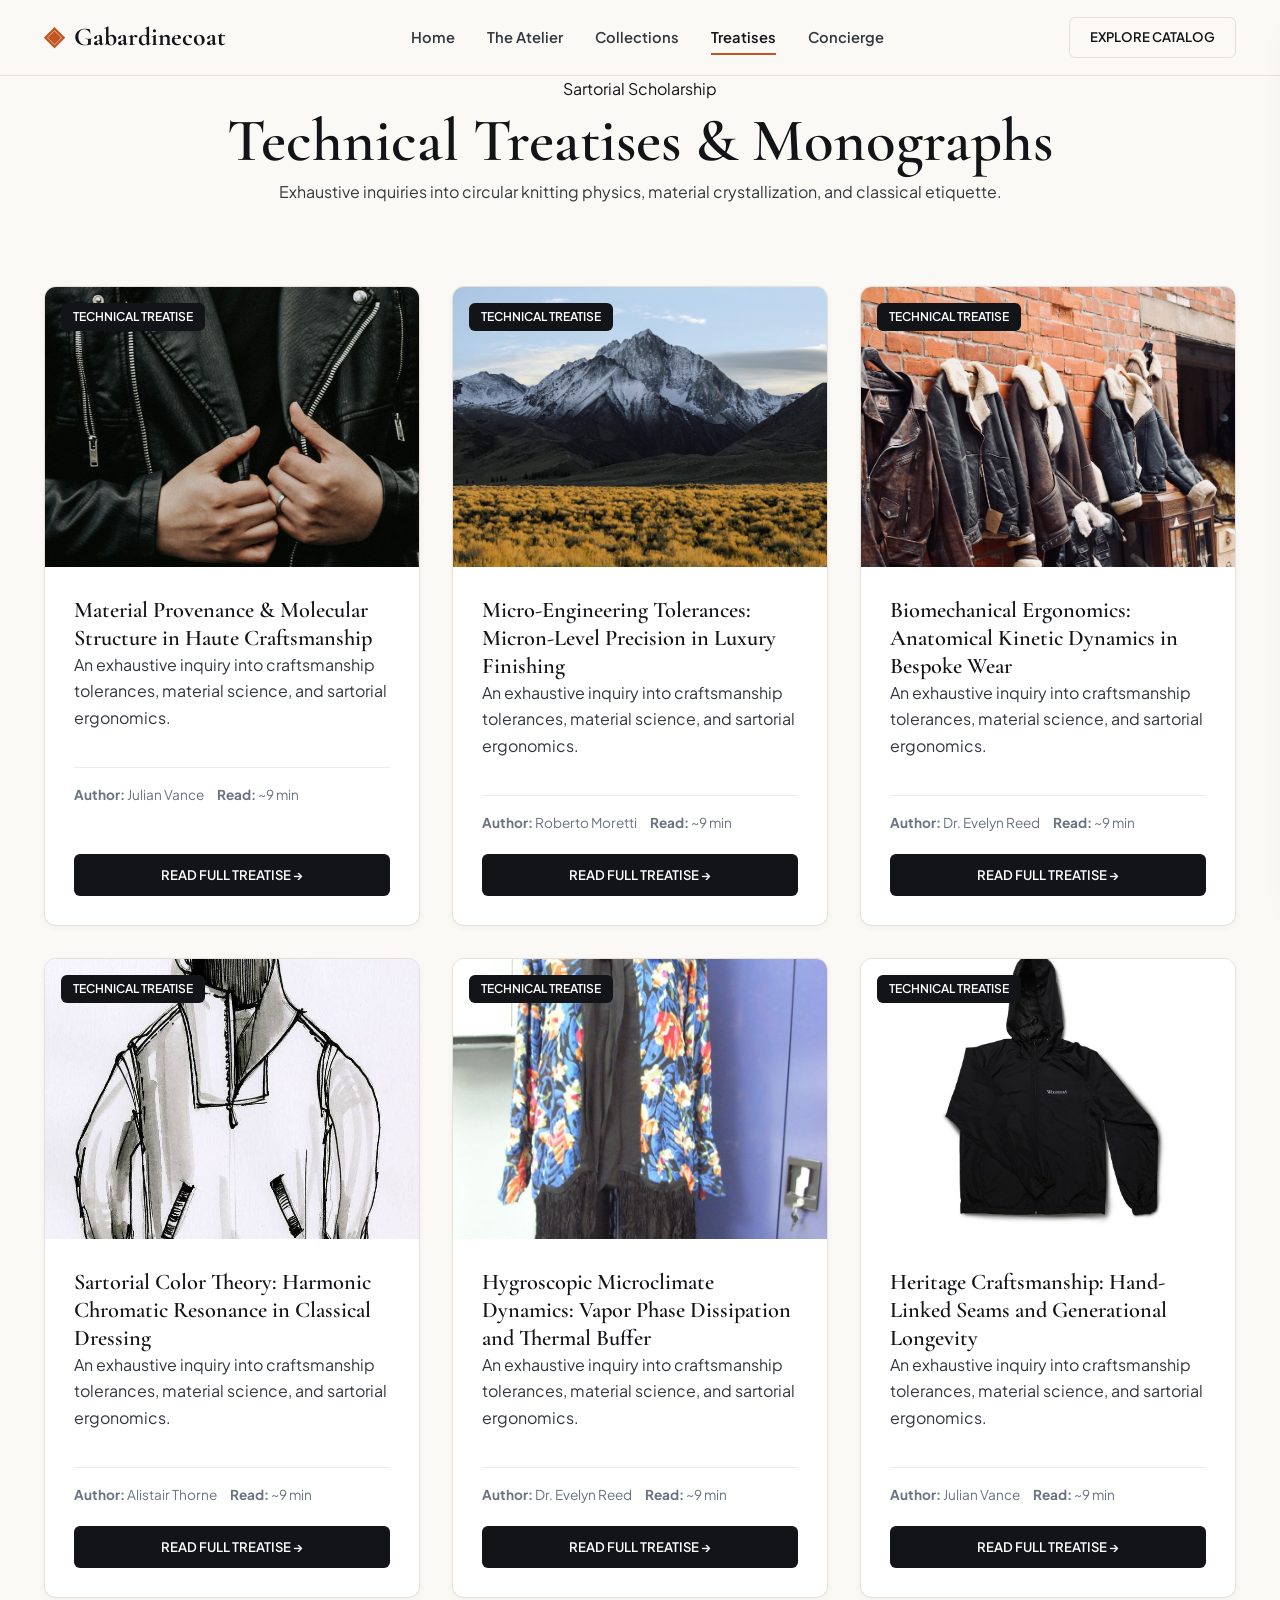
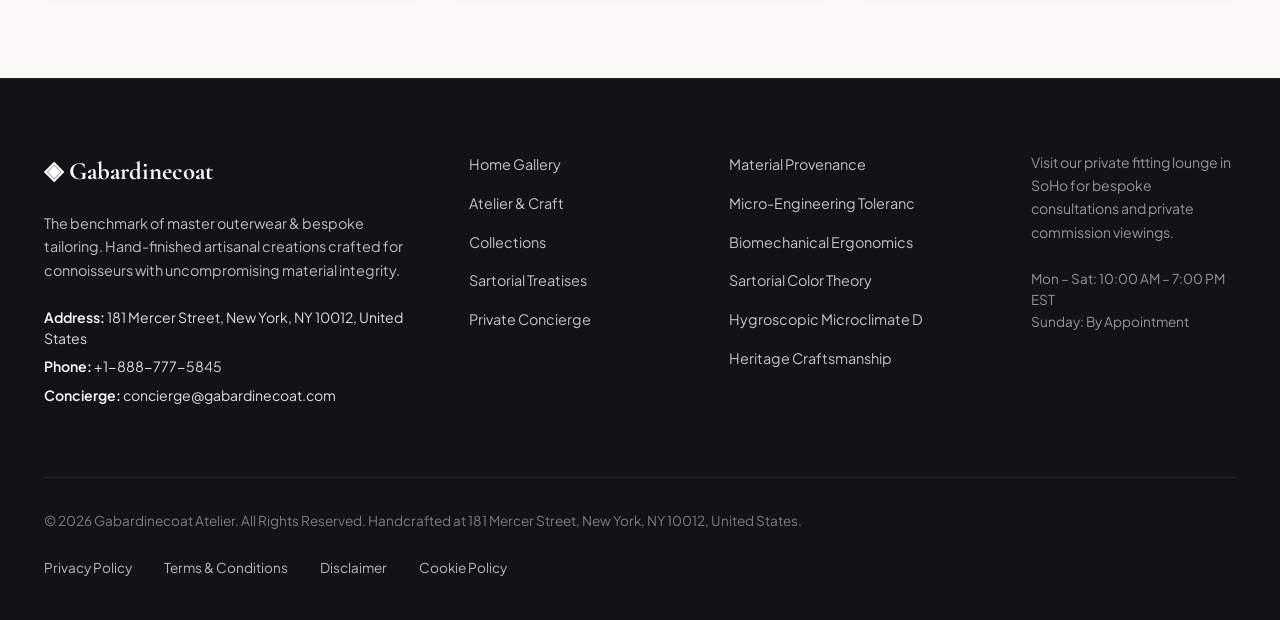
<file: blog/index.html>
<!DOCTYPE html>
<html lang="en">
<head>
  <meta charset="UTF-8">
  <meta name="viewport" content="width=device-width, initial-scale=1.0">
  <title>Sartorial Treatises & Technical Monographs — Gabardinecoat</title>
  <meta name="description" content="Explore the authoritative research monographs published by Gabardinecoat.">
  <link rel="canonical" href="https://gabardinecoat.com/blog.html">
  <link rel="preconnect" href="https://fonts.googleapis.com">
  <link rel="preconnect" href="https://fonts.gstatic.com" crossorigin>
  <link href="https://fonts.googleapis.com/css2?family=Cormorant+Garamond:ital,wght@0,400;0,600;0,700;1,400&family=Plus+Jakarta+Sans:wght@300;400;500;600;700&display=swap" rel="stylesheet">
  <link rel="stylesheet" href="/assets/css/style.css">
  <!-- Google tag (gtag.js) -->
  <script async src="https://www.googletagmanager.com/gtag/js?id=G-0LY0HY7L01"></script>
  <script>
    window.dataLayer = window.dataLayer || [];
    function gtag(){dataLayer.push(arguments);}
    gtag('js', new Date());
    gtag('config', 'G-0LY0HY7L01');
  </script>

</head>
<body>
  <!-- Mandatory Global Site Header (Exactly 1 per page) -->
  <header class="site-header">
    <div class="header-container">
      <a href="/" class="brand-logo" aria-label="Gabardinecoat Home">
        <span class="logo-mark">◈</span>
        <span class="logo-text">Gabardinecoat</span>
      </a>
      <nav class="desktop-nav" aria-label="Primary Navigation">
        <a href="/" class="nav-link">Home</a>
        <a href="/about.html" class="nav-link">The Atelier</a>
        <a href="/collection.html" class="nav-link">Collections</a>
        <a href="/blog.html" class="nav-link active">Treatises</a>
        <a href="/contact.html" class="nav-link">Concierge</a>
      </nav>
      <div class="header-actions">
        <a href="/collection.html" class="btn btn-sm btn-outline">Explore Catalog</a>
        <button id="drawer-toggle" class="mobile-toggle" aria-label="Open Navigation Menu">
          <span class="hamburger-bar"></span>
          <span class="hamburger-bar"></span>
          <span class="hamburger-bar"></span>
        </button>
      </div>
    </div>
  </header>

  <!-- Mandatory Mobile Navigation Drawer (Exactly 1 per page) -->
  <div class="mobile-drawer" id="mobile-drawer" aria-hidden="true">
    <div class="drawer-header">
      <div class="drawer-brand">Gabardinecoat</div>
      <button id="drawer-close" class="drawer-close-btn" aria-label="Close Navigation Menu">&times;</button>
    </div>
    <nav class="drawer-nav" aria-label="Mobile Navigation">
      <a href="/" class="drawer-link">Home</a>
      <a href="/about.html" class="drawer-link">The Atelier &amp; Craft</a>
      <a href="/collection.html" class="drawer-link">Curated Outerwear Collection</a>
      <a href="/blog.html" class="drawer-link active">Sartorial Treatises</a>
      <a href="/contact.html" class="drawer-link">Private Concierge</a>
    </nav>
    <div class="drawer-footer">
      <p class="drawer-contact-title">Manhattan Atelier &amp; Suite</p>
      <p class="drawer-contact-info">181 Mercer Street, New York, NY 10012, United States</p>
      <p class="drawer-contact-info">Tel: +1-888-777-5845</p>
      <p class="drawer-contact-info">Email: concierge@gabardinecoat.com</p>
    </div>
  </div>
  <div id="drawer-overlay" class="drawer-overlay"></div>
  <section class="page-hero">
    <div class="container text-center">
      <span class="hero-badge">Sartorial Scholarship</span>
      <h1>Technical Treatises &amp; Monographs</h1>
      <p class="lead" style="margin: 0 auto;">Exhaustive inquiries into circular knitting physics, material crystallization, and classical etiquette.</p>
    </div>
  </section>
  <main class="section">
    <div class="container">
      <div class="grid-3">
        <div class="card">
          <div class="card-image-wrap"><img src="/assets/images/hero_quilted_mesa_heritage_jacket.jpg" alt="Material Provenance & Molecular Structure in Haute Craftsmanship"><span class="card-tag">Technical Treatise</span></div>
          <div class="card-body">
            <h3>Material Provenance & Molecular Structure in Haute Craftsmanship</h3>
            <p>An exhaustive inquiry into craftsmanship tolerances, material science, and sartorial ergonomics.</p>
            <div class="card-specs"><span><strong>Author:</strong> Julian Vance</span><span><strong>Read:</strong> ~9 min</span></div>
            <a href="/blog/material-provenance-and-fiber-crystallography.html" class="btn btn-primary btn-sm" style="margin-top: auto;">Read Full Treatise &rarr;</a>
          </div>
        </div>
        <div class="card">
          <div class="card-image-wrap"><img src="/assets/images/mesa_trail_guide_quilted_parka.jpg" alt="Micro-Engineering Tolerances: Micron-Level Precision in Luxury Finishing"><span class="card-tag">Technical Treatise</span></div>
          <div class="card-body">
            <h3>Micro-Engineering Tolerances: Micron-Level Precision in Luxury Finishing</h3>
            <p>An exhaustive inquiry into craftsmanship tolerances, material science, and sartorial ergonomics.</p>
            <div class="card-specs"><span><strong>Author:</strong> Roberto Moretti</span><span><strong>Read:</strong> ~9 min</span></div>
            <a href="/blog/micro-engineering-tolerances-and-finishing.html" class="btn btn-primary btn-sm" style="margin-top: auto;">Read Full Treatise &rarr;</a>
          </div>
        </div>
        <div class="card">
          <div class="card-image-wrap"><img src="/assets/images/shearling_fur_collar_throat_latch.jpg" alt="Biomechanical Ergonomics: Anatomical Kinetic Dynamics in Bespoke Wear"><span class="card-tag">Technical Treatise</span></div>
          <div class="card-body">
            <h3>Biomechanical Ergonomics: Anatomical Kinetic Dynamics in Bespoke Wear</h3>
            <p>An exhaustive inquiry into craftsmanship tolerances, material science, and sartorial ergonomics.</p>
            <div class="card-specs"><span><strong>Author:</strong> Dr. Evelyn Reed</span><span><strong>Read:</strong> ~9 min</span></div>
            <a href="/blog/biomechanical-ergonomics-and-wearer-physics.html" class="btn btn-primary btn-sm" style="margin-top: auto;">Read Full Treatise &rarr;</a>
          </div>
        </div>
        <div class="card">
          <div class="card-image-wrap"><img src="/assets/images/breathable_microporous_coating.jpg" alt="Sartorial Color Theory: Harmonic Chromatic Resonance in Classical Dressing"><span class="card-tag">Technical Treatise</span></div>
          <div class="card-body">
            <h3>Sartorial Color Theory: Harmonic Chromatic Resonance in Classical Dressing</h3>
            <p>An exhaustive inquiry into craftsmanship tolerances, material science, and sartorial ergonomics.</p>
            <div class="card-specs"><span><strong>Author:</strong> Alistair Thorne</span><span><strong>Read:</strong> ~9 min</span></div>
            <a href="/blog/sartorial-color-theory-and-formal-etiquette.html" class="btn btn-primary btn-sm" style="margin-top: auto;">Read Full Treatise &rarr;</a>
          </div>
        </div>
        <div class="card">
          <div class="card-image-wrap"><img src="/assets/images/elasticized_storm_cuff_closure.jpg" alt="Hygroscopic Microclimate Dynamics: Vapor Phase Dissipation and Thermal Buffer"><span class="card-tag">Technical Treatise</span></div>
          <div class="card-body">
            <h3>Hygroscopic Microclimate Dynamics: Vapor Phase Dissipation and Thermal Buffer</h3>
            <p>An exhaustive inquiry into craftsmanship tolerances, material science, and sartorial ergonomics.</p>
            <div class="card-specs"><span><strong>Author:</strong> Dr. Evelyn Reed</span><span><strong>Read:</strong> ~9 min</span></div>
            <a href="/blog/hygroscopic-microclimate-thermodynamics.html" class="btn btn-primary btn-sm" style="margin-top: auto;">Read Full Treatise &rarr;</a>
          </div>
        </div>
        <div class="card">
          <div class="card-image-wrap"><img src="/assets/images/ultralight_packable_parka_navy.jpg" alt="Heritage Craftsmanship: Hand-Linked Seams and Generational Longevity"><span class="card-tag">Technical Treatise</span></div>
          <div class="card-body">
            <h3>Heritage Craftsmanship: Hand-Linked Seams and Generational Longevity</h3>
            <p>An exhaustive inquiry into craftsmanship tolerances, material science, and sartorial ergonomics.</p>
            <div class="card-specs"><span><strong>Author:</strong> Julian Vance</span><span><strong>Read:</strong> ~9 min</span></div>
            <a href="/blog/bespoke-craftsmanship-and-heritage-methods.html" class="btn btn-primary btn-sm" style="margin-top: auto;">Read Full Treatise &rarr;</a>
          </div>
        </div>

      </div>
    </div>
  </main>
  <!-- Mandatory Global Site Footer (Minimalist 4-Column Horizontal Spread Layout) -->
  <footer class="site-footer">
    <div class="container">
      <div class="footer-grid">
        <div class="footer-col">
          <div class="footer-brand">◈ Gabardinecoat</div>
          <p class="footer-desc">
            The benchmark of master outerwear & bespoke tailoring. Hand-finished artisanal creations crafted for connoisseurs with uncompromising material integrity.
          </p>
          <div class="footer-contact-item"><strong>Address:</strong> 181 Mercer Street, New York, NY 10012, United States</div>
          <div class="footer-contact-item"><strong>Phone:</strong> +1-888-777-5845</div>
          <div class="footer-contact-item"><strong>Concierge:</strong> concierge@gabardinecoat.com</div>
        </div>
        <div class="footer-col">
          <ul class="footer-links">
            <li><a href="/">Home Gallery</a></li>
            <li><a href="/about.html">Atelier &amp; Craft</a></li>
            <li><a href="/collection.html">Collections</a></li>
            <li><a href="/blog.html">Sartorial Treatises</a></li>
            <li><a href="/contact.html">Private Concierge</a></li>
          </ul>
        </div>
        <div class="footer-col">
          <ul class="footer-links">
            <li><a href="/blog/material-provenance-and-fiber-crystallography.html">Material Provenance</a></li>
            <li><a href="/blog/micro-engineering-tolerances-and-finishing.html">Micro-Engineering Toleranc</a></li>
            <li><a href="/blog/biomechanical-ergonomics-and-wearer-physics.html">Biomechanical Ergonomics</a></li>
            <li><a href="/blog/sartorial-color-theory-and-formal-etiquette.html">Sartorial Color Theory</a></li>
            <li><a href="/blog/hygroscopic-microclimate-thermodynamics.html">Hygroscopic Microclimate D</a></li>
            <li><a href="/blog/bespoke-craftsmanship-and-heritage-methods.html">Heritage Craftsmanship</a></li>
          </ul>
        </div>
        <div class="footer-col">
          <p class="footer-salon-desc">
            Visit our private fitting lounge in SoHo for bespoke consultations and private commission viewings.
          </p>
          <p class="footer-hours">
            Mon &ndash; Sat: 10:00 AM &ndash; 7:00 PM<br>EST<br>Sunday: By Appointment
          </p>
        </div>
      </div>
      <div class="footer-bottom">
        <p>&copy; 2026 Gabardinecoat Atelier. All Rights Reserved. Handcrafted at 181 Mercer Street, New York, NY 10012, United States.</p>
        <div class="footer-legal-links">
          <a href="/privacy-policy.html">Privacy Policy</a>
          <a href="/terms-and-conditions.html">Terms &amp; Conditions</a>
          <a href="/disclaimer.html">Disclaimer</a>
          <a href="/cookie-policy.html">Cookie Policy</a>
        </div>
      </div>
    </div>
  </footer>
  <script src="/assets/js/main.js"></script>
</body>
</html>
</file>
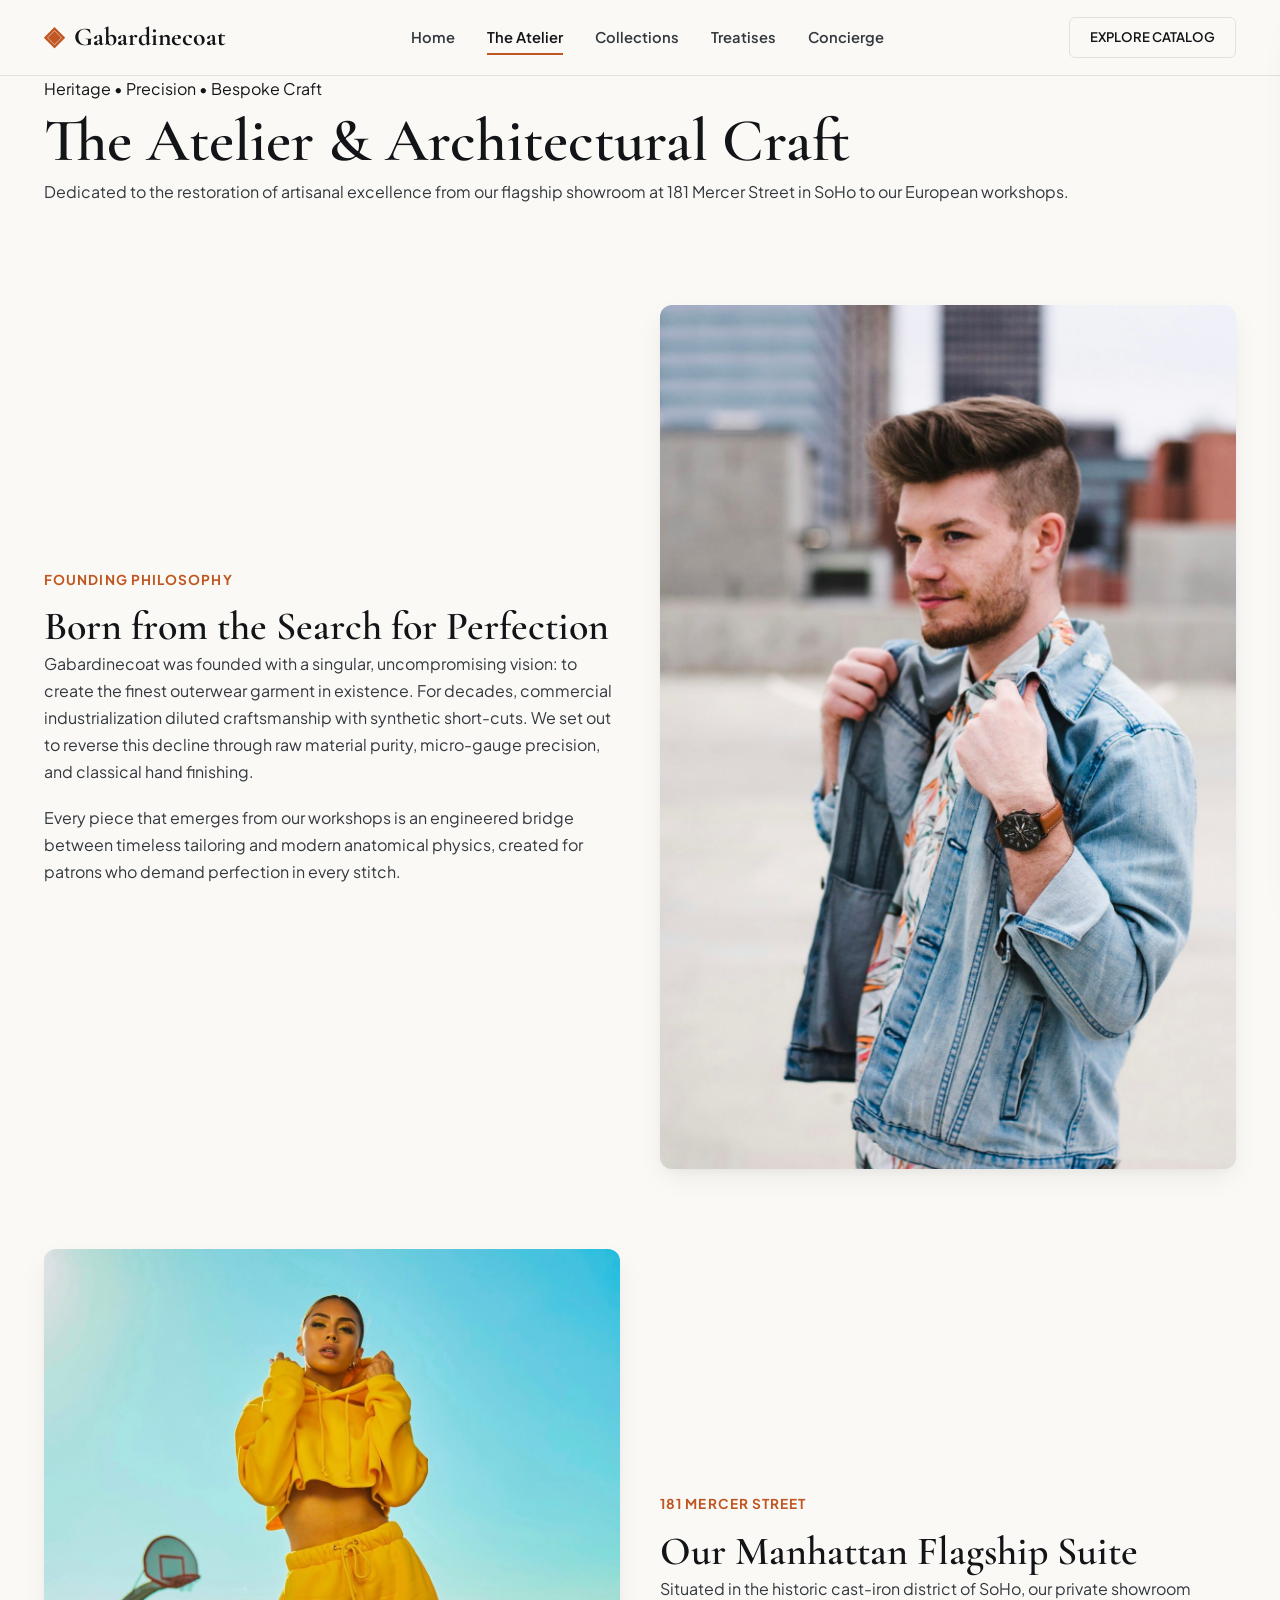
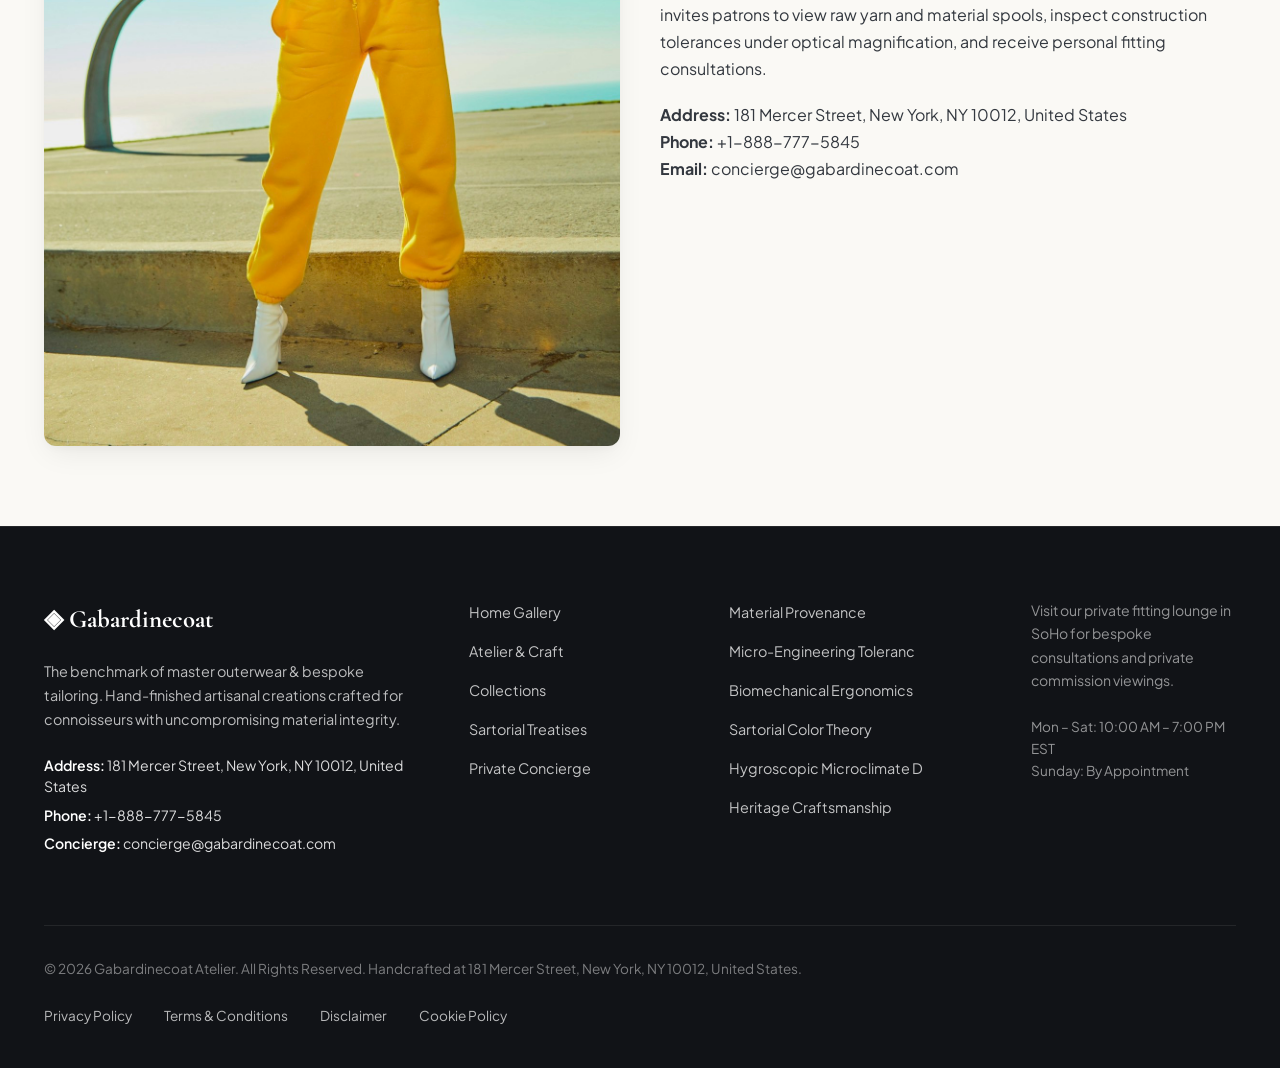
<file: about.html>
<!DOCTYPE html>
<html lang="en">
<head>
  <meta charset="UTF-8">
  <meta name="viewport" content="width=device-width, initial-scale=1.0">
  <title>The Atelier & Heritage Craft — Gabardinecoat</title>
  <meta name="description" content="Discover the heritage of Gabardinecoat at 181 Mercer Street, New York.">
  <link rel="canonical" href="https://gabardinecoat.com/about.html">
  <link rel="preconnect" href="https://fonts.googleapis.com">
  <link rel="preconnect" href="https://fonts.gstatic.com" crossorigin>
  <link href="https://fonts.googleapis.com/css2?family=Cormorant+Garamond:ital,wght@0,400;0,600;0,700;1,400&family=Plus+Jakarta+Sans:wght@300;400;500;600;700&display=swap" rel="stylesheet">
  <link rel="stylesheet" href="/assets/css/style.css">
  <!-- Google tag (gtag.js) -->
  <script async src="https://www.googletagmanager.com/gtag/js?id=G-0LY0HY7L01"></script>
  <script>
    window.dataLayer = window.dataLayer || [];
    function gtag(){dataLayer.push(arguments);}
    gtag('js', new Date());
    gtag('config', 'G-0LY0HY7L01');
  </script>

</head>
<body>
  <!-- Mandatory Global Site Header (Exactly 1 per page) -->
  <header class="site-header">
    <div class="header-container">
      <a href="/" class="brand-logo" aria-label="Gabardinecoat Home">
        <span class="logo-mark">◈</span>
        <span class="logo-text">Gabardinecoat</span>
      </a>
      <nav class="desktop-nav" aria-label="Primary Navigation">
        <a href="/" class="nav-link">Home</a>
        <a href="/about.html" class="nav-link active">The Atelier</a>
        <a href="/collection.html" class="nav-link">Collections</a>
        <a href="/blog.html" class="nav-link">Treatises</a>
        <a href="/contact.html" class="nav-link">Concierge</a>
      </nav>
      <div class="header-actions">
        <a href="/collection.html" class="btn btn-sm btn-outline">Explore Catalog</a>
        <button id="drawer-toggle" class="mobile-toggle" aria-label="Open Navigation Menu">
          <span class="hamburger-bar"></span>
          <span class="hamburger-bar"></span>
          <span class="hamburger-bar"></span>
        </button>
      </div>
    </div>
  </header>

  <!-- Mandatory Mobile Navigation Drawer (Exactly 1 per page) -->
  <div class="mobile-drawer" id="mobile-drawer" aria-hidden="true">
    <div class="drawer-header">
      <div class="drawer-brand">Gabardinecoat</div>
      <button id="drawer-close" class="drawer-close-btn" aria-label="Close Navigation Menu">&times;</button>
    </div>
    <nav class="drawer-nav" aria-label="Mobile Navigation">
      <a href="/" class="drawer-link">Home</a>
      <a href="/about.html" class="drawer-link active">The Atelier &amp; Craft</a>
      <a href="/collection.html" class="drawer-link">Curated Outerwear Collection</a>
      <a href="/blog.html" class="drawer-link">Sartorial Treatises</a>
      <a href="/contact.html" class="drawer-link">Private Concierge</a>
    </nav>
    <div class="drawer-footer">
      <p class="drawer-contact-title">Manhattan Atelier &amp; Suite</p>
      <p class="drawer-contact-info">181 Mercer Street, New York, NY 10012, United States</p>
      <p class="drawer-contact-info">Tel: +1-888-777-5845</p>
      <p class="drawer-contact-info">Email: concierge@gabardinecoat.com</p>
    </div>
  </div>
  <div id="drawer-overlay" class="drawer-overlay"></div>
  <section class="page-hero">
    <div class="container">
      <span class="hero-badge">Heritage &bull; Precision &bull; Bespoke Craft</span>
      <h1>The Atelier &amp; Architectural Craft</h1>
      <p class="lead">Dedicated to the restoration of artisanal excellence from our flagship showroom at 181 Mercer Street in SoHo to our European workshops.</p>
    </div>
  </section>
  <main class="section">
    <div class="container">
      <div class="grid-2" style="margin-bottom: 5rem;">
        <div>
          <div class="section-subtitle">Founding Philosophy</div>
          <h2>Born from the Search for Perfection</h2>
          <p>Gabardinecoat was founded with a singular, uncompromising vision: to create the finest outerwear garment in existence. For decades, commercial industrialization diluted craftsmanship with synthetic short-cuts. We set out to reverse this decline through raw material purity, micro-gauge precision, and classical hand finishing.</p>
          <p>Every piece that emerges from our workshops is an engineered bridge between timeless tailoring and modern anatomical physics, created for patrons who demand perfection in every stitch.</p>
        </div>
        <div style="border-radius: var(--radius-md); overflow: hidden; box-shadow: var(--shadow-md);"><img src="/assets/images/jacket_9.jpg" alt="Atelier craft"></div>
      </div>
      <div class="grid-2">
        <div style="border-radius: var(--radius-md); overflow: hidden; box-shadow: var(--shadow-md);"><img src="/assets/images/jacket_10.jpg" alt="Artisan inspection"></div>
        <div>
          <div class="section-subtitle">181 Mercer Street</div>
          <h2>Our Manhattan Flagship Suite</h2>
          <p>Situated in the historic cast-iron district of SoHo, our private showroom invites patrons to view raw yarn and material spools, inspect construction tolerances under optical magnification, and receive personal fitting consultations.</p>
          <p><strong>Address:</strong> 181 Mercer Street, New York, NY 10012, United States<br><strong>Phone:</strong> +1-888-777-5845<br><strong>Email:</strong> concierge@gabardinecoat.com</p>
        </div>
      </div>
    </div>
  </main>
  <!-- Mandatory Global Site Footer (Minimalist 4-Column Horizontal Spread Layout) -->
  <footer class="site-footer">
    <div class="container">
      <div class="footer-grid">
        <div class="footer-col">
          <div class="footer-brand">◈ Gabardinecoat</div>
          <p class="footer-desc">
            The benchmark of master outerwear & bespoke tailoring. Hand-finished artisanal creations crafted for connoisseurs with uncompromising material integrity.
          </p>
          <div class="footer-contact-item"><strong>Address:</strong> 181 Mercer Street, New York, NY 10012, United States</div>
          <div class="footer-contact-item"><strong>Phone:</strong> +1-888-777-5845</div>
          <div class="footer-contact-item"><strong>Concierge:</strong> concierge@gabardinecoat.com</div>
        </div>
        <div class="footer-col">
          <ul class="footer-links">
            <li><a href="/">Home Gallery</a></li>
            <li><a href="/about.html">Atelier &amp; Craft</a></li>
            <li><a href="/collection.html">Collections</a></li>
            <li><a href="/blog.html">Sartorial Treatises</a></li>
            <li><a href="/contact.html">Private Concierge</a></li>
          </ul>
        </div>
        <div class="footer-col">
          <ul class="footer-links">
            <li><a href="/blog/material-provenance-and-fiber-crystallography.html">Material Provenance</a></li>
            <li><a href="/blog/micro-engineering-tolerances-and-finishing.html">Micro-Engineering Toleranc</a></li>
            <li><a href="/blog/biomechanical-ergonomics-and-wearer-physics.html">Biomechanical Ergonomics</a></li>
            <li><a href="/blog/sartorial-color-theory-and-formal-etiquette.html">Sartorial Color Theory</a></li>
            <li><a href="/blog/hygroscopic-microclimate-thermodynamics.html">Hygroscopic Microclimate D</a></li>
            <li><a href="/blog/bespoke-craftsmanship-and-heritage-methods.html">Heritage Craftsmanship</a></li>
          </ul>
        </div>
        <div class="footer-col">
          <p class="footer-salon-desc">
            Visit our private fitting lounge in SoHo for bespoke consultations and private commission viewings.
          </p>
          <p class="footer-hours">
            Mon &ndash; Sat: 10:00 AM &ndash; 7:00 PM<br>EST<br>Sunday: By Appointment
          </p>
        </div>
      </div>
      <div class="footer-bottom">
        <p>&copy; 2026 Gabardinecoat Atelier. All Rights Reserved. Handcrafted at 181 Mercer Street, New York, NY 10012, United States.</p>
        <div class="footer-legal-links">
          <a href="/privacy-policy.html">Privacy Policy</a>
          <a href="/terms-and-conditions.html">Terms &amp; Conditions</a>
          <a href="/disclaimer.html">Disclaimer</a>
          <a href="/cookie-policy.html">Cookie Policy</a>
        </div>
      </div>
    </div>
  </footer>
  <script src="/assets/js/main.js"></script>
</body>
</html>
</file>
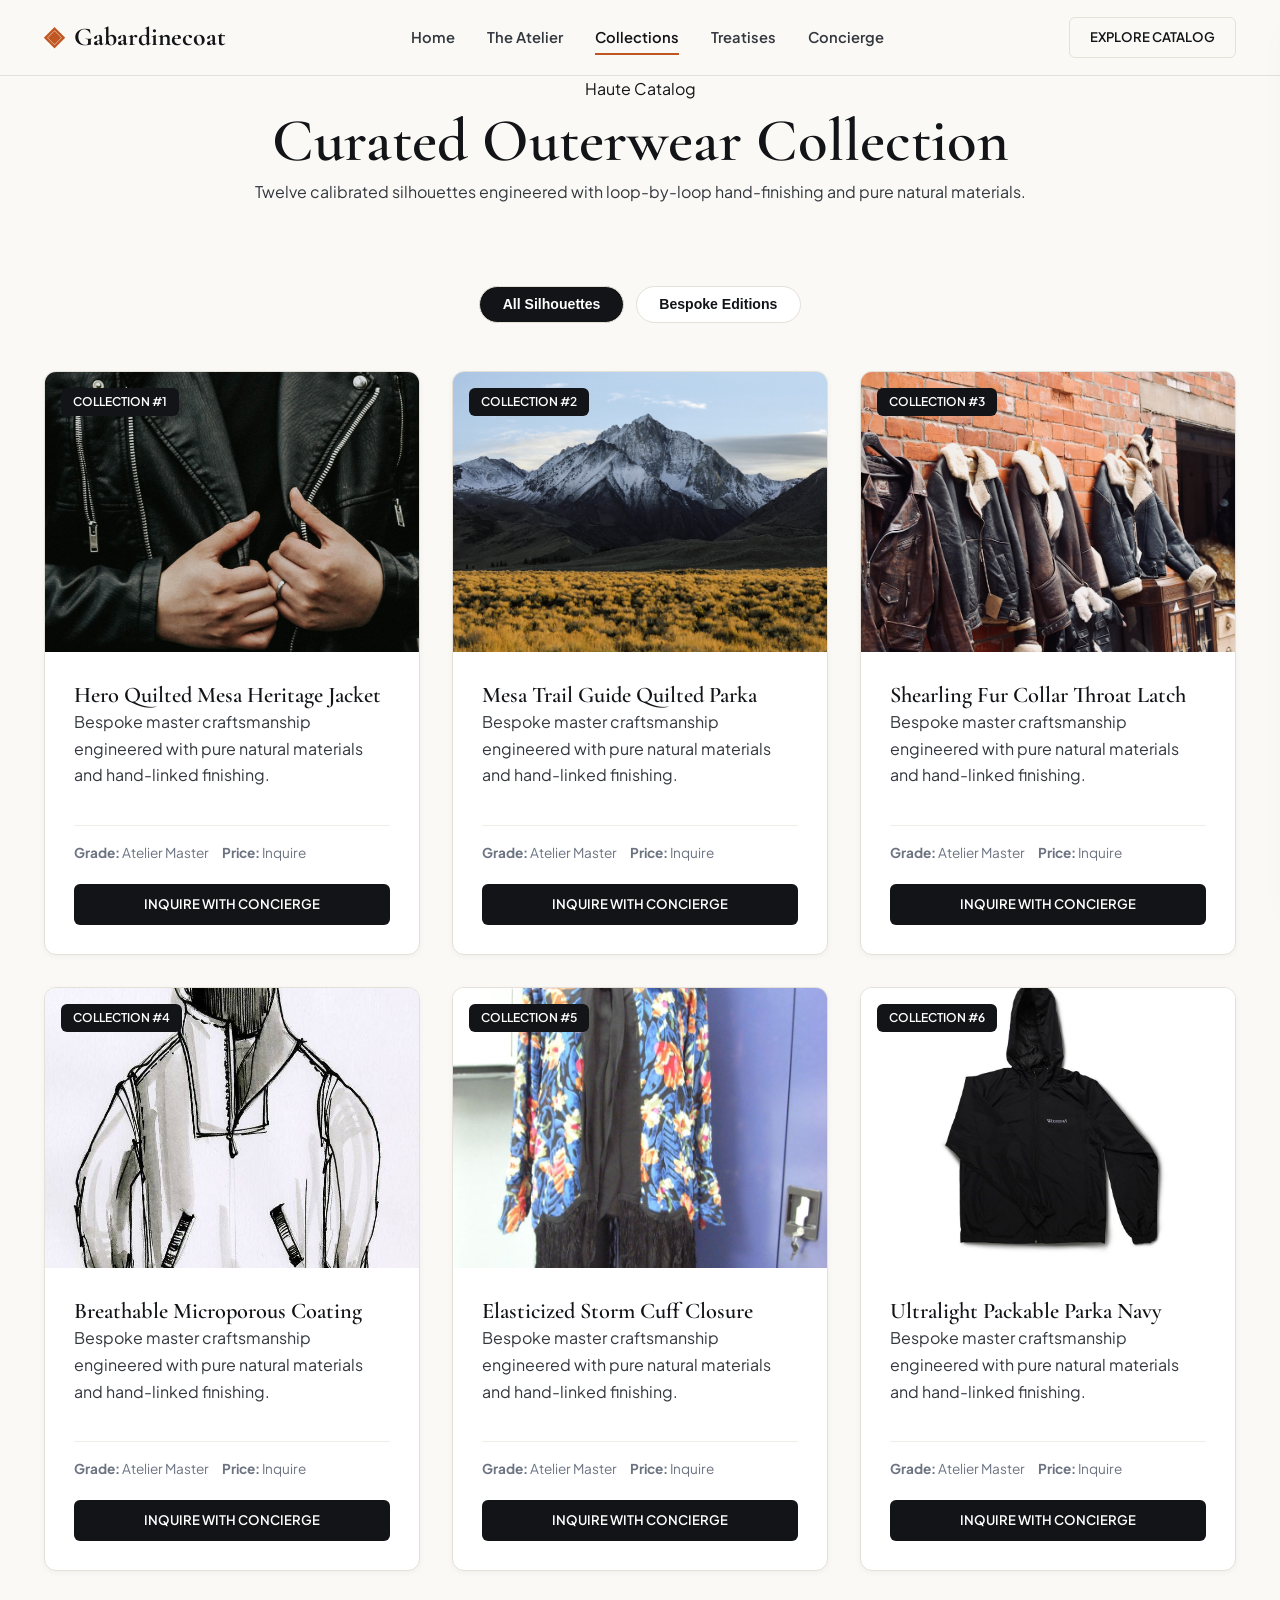
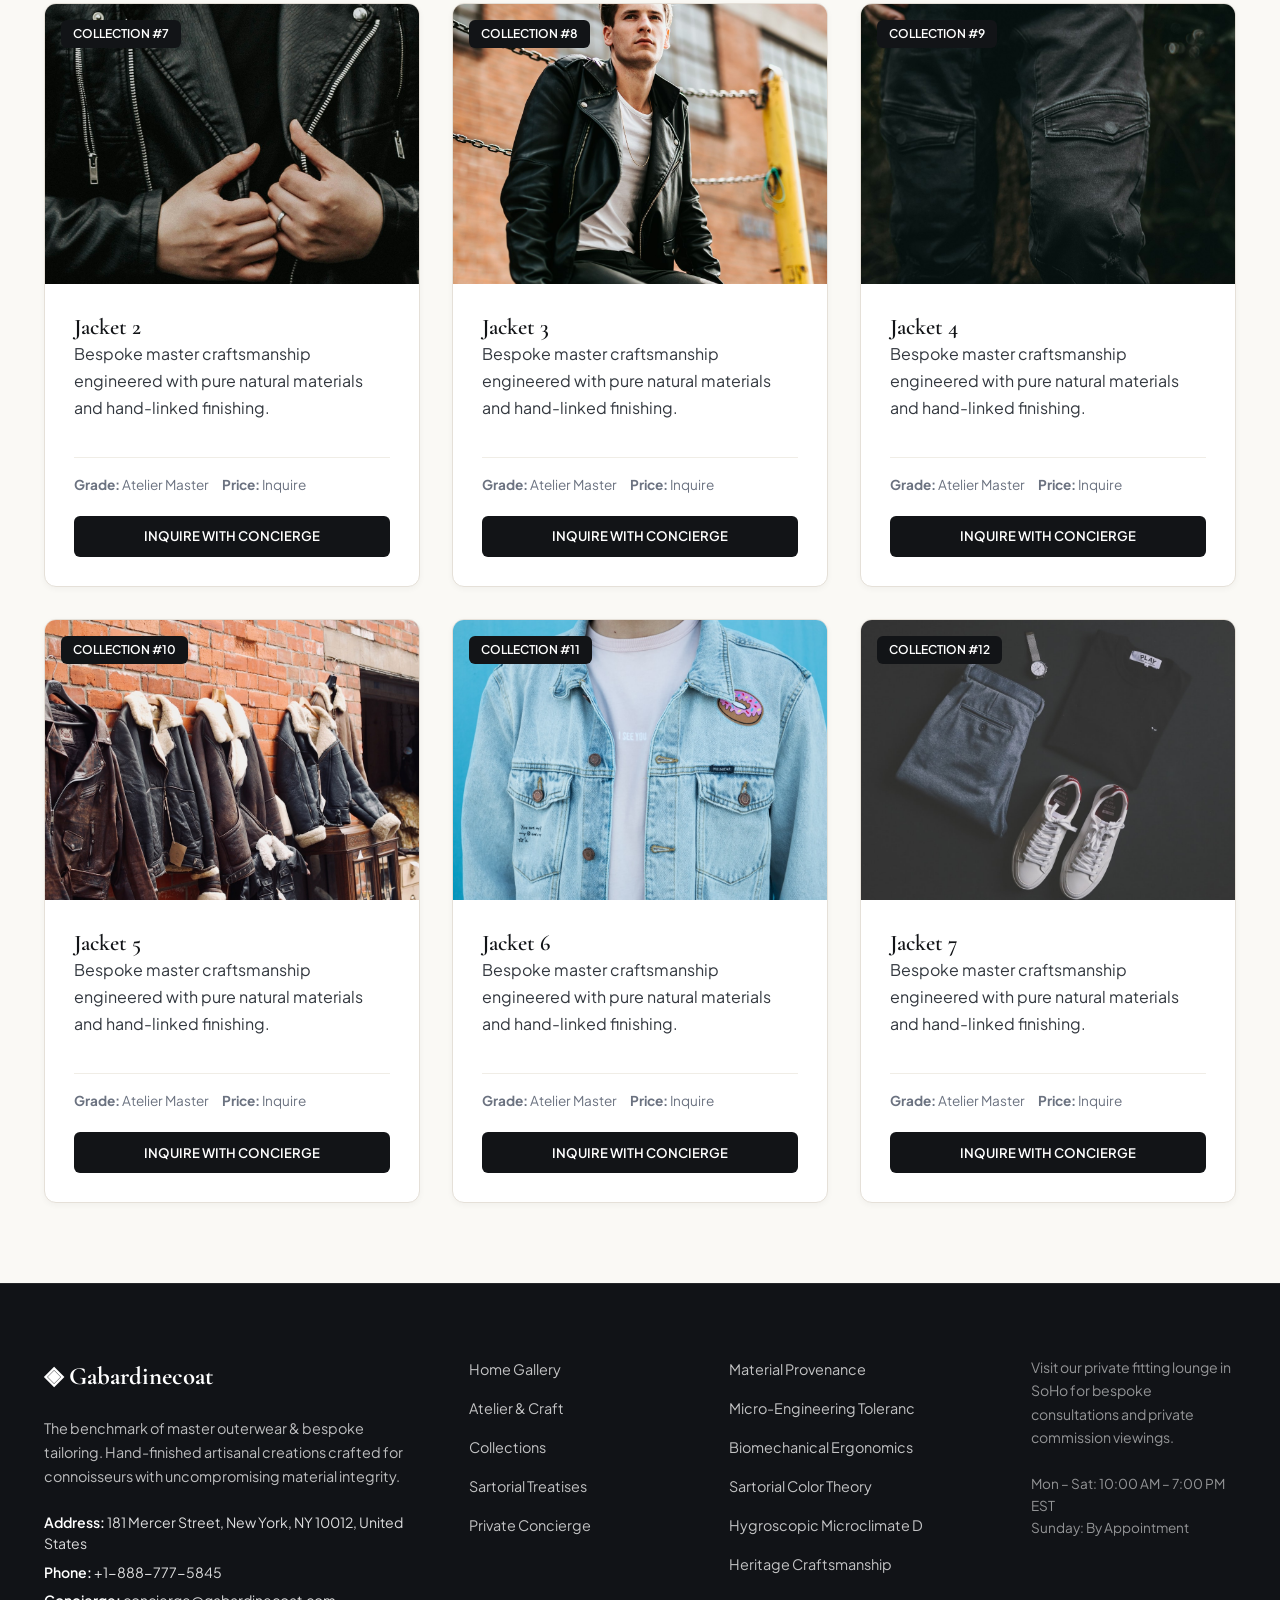
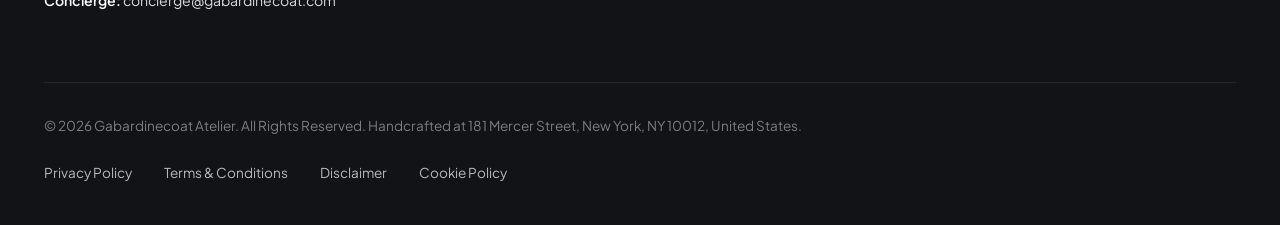
<file: collection.html>
<!DOCTYPE html>
<html lang="en">
<head>
  <meta charset="UTF-8">
  <meta name="viewport" content="width=device-width, initial-scale=1.0">
  <title>Curated Outerwear Collection — Gabardinecoat</title>
  <meta name="description" content="Browse the complete catalogue of Gabardinecoat.">
  <link rel="canonical" href="https://gabardinecoat.com/collection.html">
  <link rel="preconnect" href="https://fonts.googleapis.com">
  <link rel="preconnect" href="https://fonts.gstatic.com" crossorigin>
  <link href="https://fonts.googleapis.com/css2?family=Cormorant+Garamond:ital,wght@0,400;0,600;0,700;1,400&family=Plus+Jakarta+Sans:wght@300;400;500;600;700&display=swap" rel="stylesheet">
  <link rel="stylesheet" href="/assets/css/style.css">
  <!-- Google tag (gtag.js) -->
  <script async src="https://www.googletagmanager.com/gtag/js?id=G-0LY0HY7L01"></script>
  <script>
    window.dataLayer = window.dataLayer || [];
    function gtag(){dataLayer.push(arguments);}
    gtag('js', new Date());
    gtag('config', 'G-0LY0HY7L01');
  </script>

</head>
<body>
  <!-- Mandatory Global Site Header (Exactly 1 per page) -->
  <header class="site-header">
    <div class="header-container">
      <a href="/" class="brand-logo" aria-label="Gabardinecoat Home">
        <span class="logo-mark">◈</span>
        <span class="logo-text">Gabardinecoat</span>
      </a>
      <nav class="desktop-nav" aria-label="Primary Navigation">
        <a href="/" class="nav-link">Home</a>
        <a href="/about.html" class="nav-link">The Atelier</a>
        <a href="/collection.html" class="nav-link active">Collections</a>
        <a href="/blog.html" class="nav-link">Treatises</a>
        <a href="/contact.html" class="nav-link">Concierge</a>
      </nav>
      <div class="header-actions">
        <a href="/collection.html" class="btn btn-sm btn-outline">Explore Catalog</a>
        <button id="drawer-toggle" class="mobile-toggle" aria-label="Open Navigation Menu">
          <span class="hamburger-bar"></span>
          <span class="hamburger-bar"></span>
          <span class="hamburger-bar"></span>
        </button>
      </div>
    </div>
  </header>

  <!-- Mandatory Mobile Navigation Drawer (Exactly 1 per page) -->
  <div class="mobile-drawer" id="mobile-drawer" aria-hidden="true">
    <div class="drawer-header">
      <div class="drawer-brand">Gabardinecoat</div>
      <button id="drawer-close" class="drawer-close-btn" aria-label="Close Navigation Menu">&times;</button>
    </div>
    <nav class="drawer-nav" aria-label="Mobile Navigation">
      <a href="/" class="drawer-link">Home</a>
      <a href="/about.html" class="drawer-link">The Atelier &amp; Craft</a>
      <a href="/collection.html" class="drawer-link active">Curated Outerwear Collection</a>
      <a href="/blog.html" class="drawer-link">Sartorial Treatises</a>
      <a href="/contact.html" class="drawer-link">Private Concierge</a>
    </nav>
    <div class="drawer-footer">
      <p class="drawer-contact-title">Manhattan Atelier &amp; Suite</p>
      <p class="drawer-contact-info">181 Mercer Street, New York, NY 10012, United States</p>
      <p class="drawer-contact-info">Tel: +1-888-777-5845</p>
      <p class="drawer-contact-info">Email: concierge@gabardinecoat.com</p>
    </div>
  </div>
  <div id="drawer-overlay" class="drawer-overlay"></div>
  <section class="page-hero">
    <div class="container text-center">
      <span class="hero-badge">Haute Catalog</span>
      <h1>Curated Outerwear Collection</h1>
      <p class="lead" style="margin: 0 auto;">Twelve calibrated silhouettes engineered with loop-by-loop hand-finishing and pure natural materials.</p>
    </div>
  </section>
  <main class="section">
    <div class="container">
      <div class="filter-bar">
        <button class="filter-btn active" data-filter="all">All Silhouettes</button>
        <button class="filter-btn" data-filter="bespoke">Bespoke Editions</button>
      </div>
      <div class="grid-3" id="products-grid">
        <div class="card product-item" data-category="all bespoke">
          <div class="card-image-wrap"><img src="/assets/images/hero_quilted_mesa_heritage_jacket.jpg" alt="Hero Quilted Mesa Heritage Jacket"><span class="card-tag">Collection #1</span></div>
          <div class="card-body">
            <h3>Hero Quilted Mesa Heritage Jacket</h3>
            <p>Bespoke master craftsmanship engineered with pure natural materials and hand-linked finishing.</p>
            <div class="card-specs"><span><strong>Grade:</strong> Atelier Master</span><span><strong>Price:</strong> Inquire</span></div>
            <a href="/contact.html" class="btn btn-primary btn-sm">Inquire with Concierge</a>
          </div>
        </div>
        <div class="card product-item" data-category="all bespoke">
          <div class="card-image-wrap"><img src="/assets/images/mesa_trail_guide_quilted_parka.jpg" alt="Mesa Trail Guide Quilted Parka"><span class="card-tag">Collection #2</span></div>
          <div class="card-body">
            <h3>Mesa Trail Guide Quilted Parka</h3>
            <p>Bespoke master craftsmanship engineered with pure natural materials and hand-linked finishing.</p>
            <div class="card-specs"><span><strong>Grade:</strong> Atelier Master</span><span><strong>Price:</strong> Inquire</span></div>
            <a href="/contact.html" class="btn btn-primary btn-sm">Inquire with Concierge</a>
          </div>
        </div>
        <div class="card product-item" data-category="all bespoke">
          <div class="card-image-wrap"><img src="/assets/images/shearling_fur_collar_throat_latch.jpg" alt="Shearling Fur Collar Throat Latch"><span class="card-tag">Collection #3</span></div>
          <div class="card-body">
            <h3>Shearling Fur Collar Throat Latch</h3>
            <p>Bespoke master craftsmanship engineered with pure natural materials and hand-linked finishing.</p>
            <div class="card-specs"><span><strong>Grade:</strong> Atelier Master</span><span><strong>Price:</strong> Inquire</span></div>
            <a href="/contact.html" class="btn btn-primary btn-sm">Inquire with Concierge</a>
          </div>
        </div>
        <div class="card product-item" data-category="all bespoke">
          <div class="card-image-wrap"><img src="/assets/images/breathable_microporous_coating.jpg" alt="Breathable Microporous Coating"><span class="card-tag">Collection #4</span></div>
          <div class="card-body">
            <h3>Breathable Microporous Coating</h3>
            <p>Bespoke master craftsmanship engineered with pure natural materials and hand-linked finishing.</p>
            <div class="card-specs"><span><strong>Grade:</strong> Atelier Master</span><span><strong>Price:</strong> Inquire</span></div>
            <a href="/contact.html" class="btn btn-primary btn-sm">Inquire with Concierge</a>
          </div>
        </div>
        <div class="card product-item" data-category="all bespoke">
          <div class="card-image-wrap"><img src="/assets/images/elasticized_storm_cuff_closure.jpg" alt="Elasticized Storm Cuff Closure"><span class="card-tag">Collection #5</span></div>
          <div class="card-body">
            <h3>Elasticized Storm Cuff Closure</h3>
            <p>Bespoke master craftsmanship engineered with pure natural materials and hand-linked finishing.</p>
            <div class="card-specs"><span><strong>Grade:</strong> Atelier Master</span><span><strong>Price:</strong> Inquire</span></div>
            <a href="/contact.html" class="btn btn-primary btn-sm">Inquire with Concierge</a>
          </div>
        </div>
        <div class="card product-item" data-category="all bespoke">
          <div class="card-image-wrap"><img src="/assets/images/ultralight_packable_parka_navy.jpg" alt="Ultralight Packable Parka Navy"><span class="card-tag">Collection #6</span></div>
          <div class="card-body">
            <h3>Ultralight Packable Parka Navy</h3>
            <p>Bespoke master craftsmanship engineered with pure natural materials and hand-linked finishing.</p>
            <div class="card-specs"><span><strong>Grade:</strong> Atelier Master</span><span><strong>Price:</strong> Inquire</span></div>
            <a href="/contact.html" class="btn btn-primary btn-sm">Inquire with Concierge</a>
          </div>
        </div>
        <div class="card product-item" data-category="all bespoke">
          <div class="card-image-wrap"><img src="/assets/images/jacket_2.jpg" alt="Jacket 2"><span class="card-tag">Collection #7</span></div>
          <div class="card-body">
            <h3>Jacket 2</h3>
            <p>Bespoke master craftsmanship engineered with pure natural materials and hand-linked finishing.</p>
            <div class="card-specs"><span><strong>Grade:</strong> Atelier Master</span><span><strong>Price:</strong> Inquire</span></div>
            <a href="/contact.html" class="btn btn-primary btn-sm">Inquire with Concierge</a>
          </div>
        </div>
        <div class="card product-item" data-category="all bespoke">
          <div class="card-image-wrap"><img src="/assets/images/jacket_3.jpg" alt="Jacket 3"><span class="card-tag">Collection #8</span></div>
          <div class="card-body">
            <h3>Jacket 3</h3>
            <p>Bespoke master craftsmanship engineered with pure natural materials and hand-linked finishing.</p>
            <div class="card-specs"><span><strong>Grade:</strong> Atelier Master</span><span><strong>Price:</strong> Inquire</span></div>
            <a href="/contact.html" class="btn btn-primary btn-sm">Inquire with Concierge</a>
          </div>
        </div>
        <div class="card product-item" data-category="all bespoke">
          <div class="card-image-wrap"><img src="/assets/images/jacket_4.jpg" alt="Jacket 4"><span class="card-tag">Collection #9</span></div>
          <div class="card-body">
            <h3>Jacket 4</h3>
            <p>Bespoke master craftsmanship engineered with pure natural materials and hand-linked finishing.</p>
            <div class="card-specs"><span><strong>Grade:</strong> Atelier Master</span><span><strong>Price:</strong> Inquire</span></div>
            <a href="/contact.html" class="btn btn-primary btn-sm">Inquire with Concierge</a>
          </div>
        </div>
        <div class="card product-item" data-category="all bespoke">
          <div class="card-image-wrap"><img src="/assets/images/jacket_5.jpg" alt="Jacket 5"><span class="card-tag">Collection #10</span></div>
          <div class="card-body">
            <h3>Jacket 5</h3>
            <p>Bespoke master craftsmanship engineered with pure natural materials and hand-linked finishing.</p>
            <div class="card-specs"><span><strong>Grade:</strong> Atelier Master</span><span><strong>Price:</strong> Inquire</span></div>
            <a href="/contact.html" class="btn btn-primary btn-sm">Inquire with Concierge</a>
          </div>
        </div>
        <div class="card product-item" data-category="all bespoke">
          <div class="card-image-wrap"><img src="/assets/images/jacket_6.jpg" alt="Jacket 6"><span class="card-tag">Collection #11</span></div>
          <div class="card-body">
            <h3>Jacket 6</h3>
            <p>Bespoke master craftsmanship engineered with pure natural materials and hand-linked finishing.</p>
            <div class="card-specs"><span><strong>Grade:</strong> Atelier Master</span><span><strong>Price:</strong> Inquire</span></div>
            <a href="/contact.html" class="btn btn-primary btn-sm">Inquire with Concierge</a>
          </div>
        </div>
        <div class="card product-item" data-category="all bespoke">
          <div class="card-image-wrap"><img src="/assets/images/jacket_7.jpg" alt="Jacket 7"><span class="card-tag">Collection #12</span></div>
          <div class="card-body">
            <h3>Jacket 7</h3>
            <p>Bespoke master craftsmanship engineered with pure natural materials and hand-linked finishing.</p>
            <div class="card-specs"><span><strong>Grade:</strong> Atelier Master</span><span><strong>Price:</strong> Inquire</span></div>
            <a href="/contact.html" class="btn btn-primary btn-sm">Inquire with Concierge</a>
          </div>
        </div>

      </div>
    </div>
  </main>
  <!-- Mandatory Global Site Footer (Minimalist 4-Column Horizontal Spread Layout) -->
  <footer class="site-footer">
    <div class="container">
      <div class="footer-grid">
        <div class="footer-col">
          <div class="footer-brand">◈ Gabardinecoat</div>
          <p class="footer-desc">
            The benchmark of master outerwear & bespoke tailoring. Hand-finished artisanal creations crafted for connoisseurs with uncompromising material integrity.
          </p>
          <div class="footer-contact-item"><strong>Address:</strong> 181 Mercer Street, New York, NY 10012, United States</div>
          <div class="footer-contact-item"><strong>Phone:</strong> +1-888-777-5845</div>
          <div class="footer-contact-item"><strong>Concierge:</strong> concierge@gabardinecoat.com</div>
        </div>
        <div class="footer-col">
          <ul class="footer-links">
            <li><a href="/">Home Gallery</a></li>
            <li><a href="/about.html">Atelier &amp; Craft</a></li>
            <li><a href="/collection.html">Collections</a></li>
            <li><a href="/blog.html">Sartorial Treatises</a></li>
            <li><a href="/contact.html">Private Concierge</a></li>
          </ul>
        </div>
        <div class="footer-col">
          <ul class="footer-links">
            <li><a href="/blog/material-provenance-and-fiber-crystallography.html">Material Provenance</a></li>
            <li><a href="/blog/micro-engineering-tolerances-and-finishing.html">Micro-Engineering Toleranc</a></li>
            <li><a href="/blog/biomechanical-ergonomics-and-wearer-physics.html">Biomechanical Ergonomics</a></li>
            <li><a href="/blog/sartorial-color-theory-and-formal-etiquette.html">Sartorial Color Theory</a></li>
            <li><a href="/blog/hygroscopic-microclimate-thermodynamics.html">Hygroscopic Microclimate D</a></li>
            <li><a href="/blog/bespoke-craftsmanship-and-heritage-methods.html">Heritage Craftsmanship</a></li>
          </ul>
        </div>
        <div class="footer-col">
          <p class="footer-salon-desc">
            Visit our private fitting lounge in SoHo for bespoke consultations and private commission viewings.
          </p>
          <p class="footer-hours">
            Mon &ndash; Sat: 10:00 AM &ndash; 7:00 PM<br>EST<br>Sunday: By Appointment
          </p>
        </div>
      </div>
      <div class="footer-bottom">
        <p>&copy; 2026 Gabardinecoat Atelier. All Rights Reserved. Handcrafted at 181 Mercer Street, New York, NY 10012, United States.</p>
        <div class="footer-legal-links">
          <a href="/privacy-policy.html">Privacy Policy</a>
          <a href="/terms-and-conditions.html">Terms &amp; Conditions</a>
          <a href="/disclaimer.html">Disclaimer</a>
          <a href="/cookie-policy.html">Cookie Policy</a>
        </div>
      </div>
    </div>
  </footer>
  <script src="/assets/js/main.js"></script>
</body>
</html>
</file>
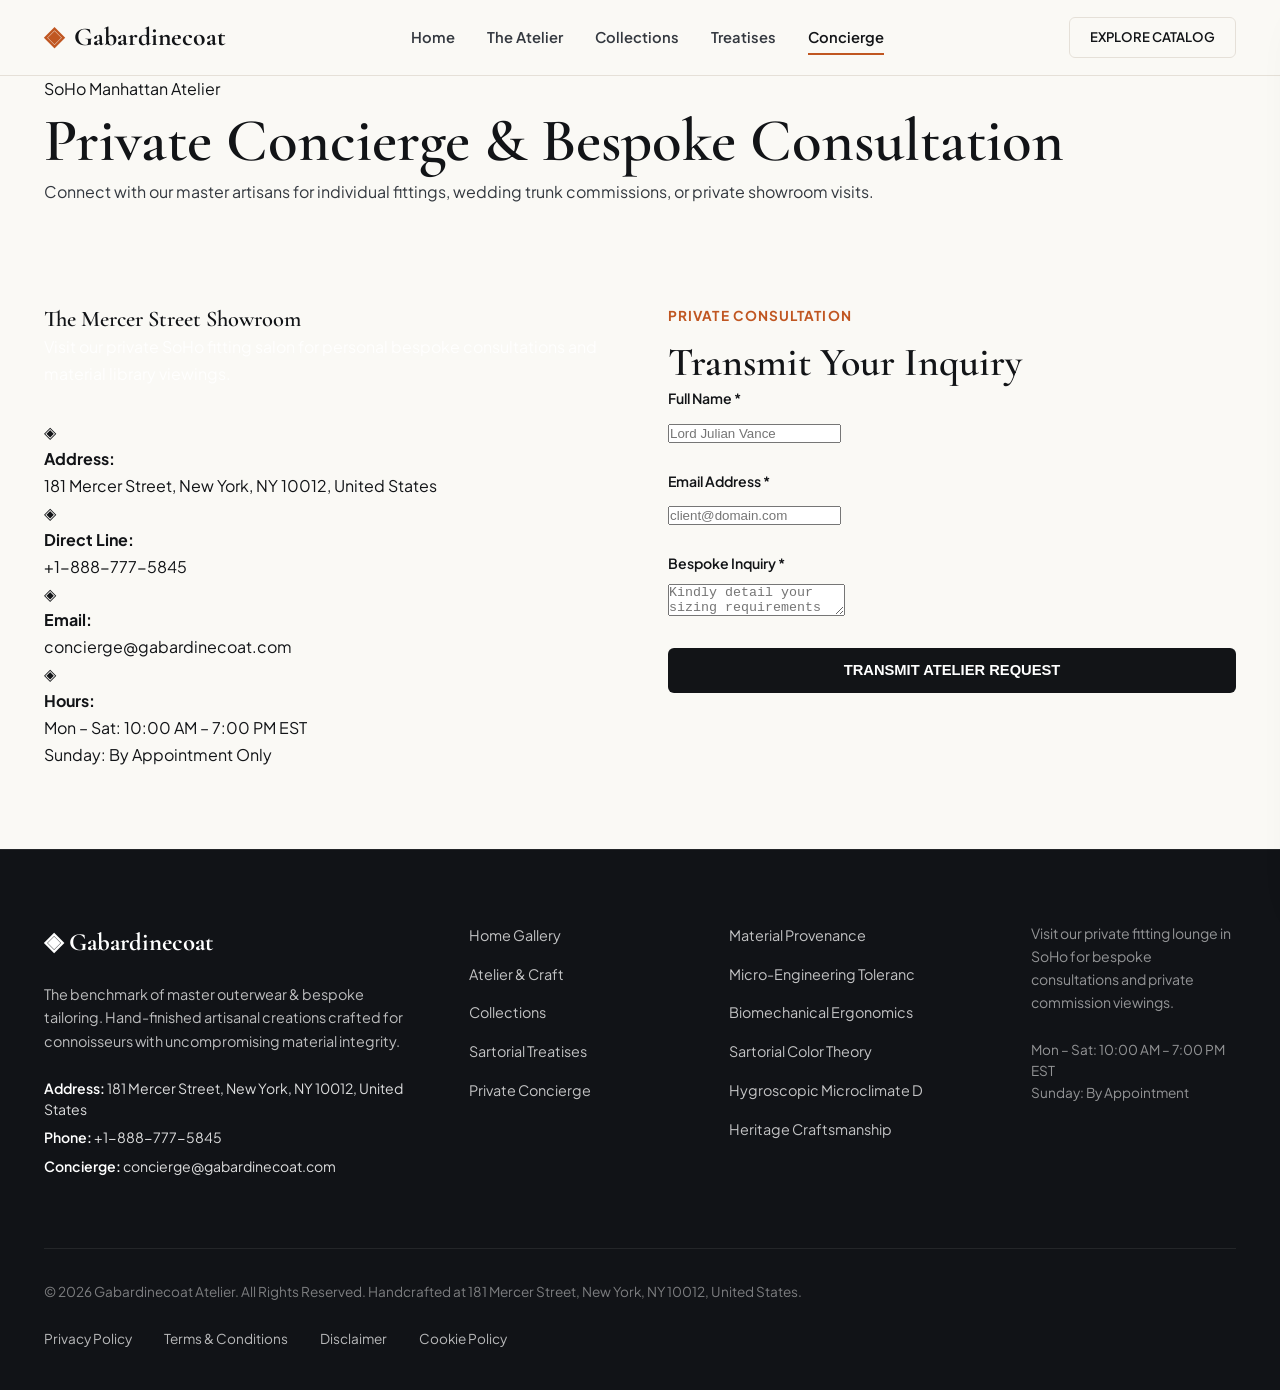
<file: contact.html>
<!DOCTYPE html>
<html lang="en">
<head>
  <meta charset="UTF-8">
  <meta name="viewport" content="width=device-width, initial-scale=1.0">
  <title>Private Concierge & Showroom Appointments — Gabardinecoat</title>
  <meta name="description" content="Contact Gabardinecoat at 181 Mercer Street, New York, NY 10012 or call +1-888-777-5845.">
  <link rel="canonical" href="https://gabardinecoat.com/contact.html">
  <link rel="preconnect" href="https://fonts.googleapis.com">
  <link rel="preconnect" href="https://fonts.gstatic.com" crossorigin>
  <link href="https://fonts.googleapis.com/css2?family=Cormorant+Garamond:ital,wght@0,400;0,600;0,700;1,400&family=Plus+Jakarta+Sans:wght@300;400;500;600;700&display=swap" rel="stylesheet">
  <link rel="stylesheet" href="/assets/css/style.css">
  <!-- Google tag (gtag.js) -->
  <script async src="https://www.googletagmanager.com/gtag/js?id=G-0LY0HY7L01"></script>
  <script>
    window.dataLayer = window.dataLayer || [];
    function gtag(){dataLayer.push(arguments);}
    gtag('js', new Date());
    gtag('config', 'G-0LY0HY7L01');
  </script>

</head>
<body>
  <!-- Mandatory Global Site Header (Exactly 1 per page) -->
  <header class="site-header">
    <div class="header-container">
      <a href="/" class="brand-logo" aria-label="Gabardinecoat Home">
        <span class="logo-mark">◈</span>
        <span class="logo-text">Gabardinecoat</span>
      </a>
      <nav class="desktop-nav" aria-label="Primary Navigation">
        <a href="/" class="nav-link">Home</a>
        <a href="/about.html" class="nav-link">The Atelier</a>
        <a href="/collection.html" class="nav-link">Collections</a>
        <a href="/blog.html" class="nav-link">Treatises</a>
        <a href="/contact.html" class="nav-link active">Concierge</a>
      </nav>
      <div class="header-actions">
        <a href="/collection.html" class="btn btn-sm btn-outline">Explore Catalog</a>
        <button id="drawer-toggle" class="mobile-toggle" aria-label="Open Navigation Menu">
          <span class="hamburger-bar"></span>
          <span class="hamburger-bar"></span>
          <span class="hamburger-bar"></span>
        </button>
      </div>
    </div>
  </header>

  <!-- Mandatory Mobile Navigation Drawer (Exactly 1 per page) -->
  <div class="mobile-drawer" id="mobile-drawer" aria-hidden="true">
    <div class="drawer-header">
      <div class="drawer-brand">Gabardinecoat</div>
      <button id="drawer-close" class="drawer-close-btn" aria-label="Close Navigation Menu">&times;</button>
    </div>
    <nav class="drawer-nav" aria-label="Mobile Navigation">
      <a href="/" class="drawer-link">Home</a>
      <a href="/about.html" class="drawer-link">The Atelier &amp; Craft</a>
      <a href="/collection.html" class="drawer-link">Curated Outerwear Collection</a>
      <a href="/blog.html" class="drawer-link">Sartorial Treatises</a>
      <a href="/contact.html" class="drawer-link active">Private Concierge</a>
    </nav>
    <div class="drawer-footer">
      <p class="drawer-contact-title">Manhattan Atelier &amp; Suite</p>
      <p class="drawer-contact-info">181 Mercer Street, New York, NY 10012, United States</p>
      <p class="drawer-contact-info">Tel: +1-888-777-5845</p>
      <p class="drawer-contact-info">Email: concierge@gabardinecoat.com</p>
    </div>
  </div>
  <div id="drawer-overlay" class="drawer-overlay"></div>
  <section class="page-hero">
    <div class="container">
      <span class="hero-badge">SoHo Manhattan Atelier</span>
      <h1>Private Concierge &amp; Bespoke Consultation</h1>
      <p class="lead">Connect with our master artisans for individual fittings, wedding trunk commissions, or private showroom visits.</p>
    </div>
  </section>
  <main class="section">
    <div class="container">
      <div class="contact-grid">
        <div class="contact-info-card">
          <h3>The Mercer Street Showroom</h3>
          <p style="color: rgba(255,255,255,0.88) !important; line-height: 1.7; margin-bottom: 2rem;">Visit our private SoHo fitting salon for personal bespoke consultations and material library viewings.</p>
          <div class="contact-detail-row"><span class="contact-icon">◈</span><div><strong>Address:</strong><br>181 Mercer Street, New York, NY 10012, United States</div></div>
          <div class="contact-detail-row"><span class="contact-icon">◈</span><div><strong>Direct Line:</strong><br>+1-888-777-5845</div></div>
          <div class="contact-detail-row"><span class="contact-icon">◈</span><div><strong>Email:</strong><br>concierge@gabardinecoat.com</div></div>
          <div class="contact-detail-row"><span class="contact-icon">◈</span><div><strong>Hours:</strong><br>Mon – Sat: 10:00 AM – 7:00 PM EST<br>Sunday: By Appointment Only</div></div>
        </div>
        <div>
          <div class="section-subtitle">Private Consultation</div>
          <h2>Transmit Your Inquiry</h2>
          <form id="concierge-form">
            <div class="form-group"><label for="client-name" class="form-label">Full Name *</label><input type="text" id="client-name" class="form-control" placeholder="Lord Julian Vance" required></div>
            <div class="form-group"><label for="client-email" class="form-label">Email Address *</label><input type="email" id="client-email" class="form-control" placeholder="client@domain.com" required></div>
            <div class="form-group"><label for="client-message" class="form-label">Bespoke Inquiry *</label><textarea id="client-message" class="form-control" placeholder="Kindly detail your sizing requirements or requested appointment date..." required></textarea></div>
            <button type="submit" class="btn btn-primary" style="width: 100%;">Transmit Atelier Request</button>
            <div id="form-feedback" class="form-feedback"></div>
          </form>
        </div>
      </div>
    </div>
  </main>
  <!-- Mandatory Global Site Footer (Minimalist 4-Column Horizontal Spread Layout) -->
  <footer class="site-footer">
    <div class="container">
      <div class="footer-grid">
        <div class="footer-col">
          <div class="footer-brand">◈ Gabardinecoat</div>
          <p class="footer-desc">
            The benchmark of master outerwear & bespoke tailoring. Hand-finished artisanal creations crafted for connoisseurs with uncompromising material integrity.
          </p>
          <div class="footer-contact-item"><strong>Address:</strong> 181 Mercer Street, New York, NY 10012, United States</div>
          <div class="footer-contact-item"><strong>Phone:</strong> +1-888-777-5845</div>
          <div class="footer-contact-item"><strong>Concierge:</strong> concierge@gabardinecoat.com</div>
        </div>
        <div class="footer-col">
          <ul class="footer-links">
            <li><a href="/">Home Gallery</a></li>
            <li><a href="/about.html">Atelier &amp; Craft</a></li>
            <li><a href="/collection.html">Collections</a></li>
            <li><a href="/blog.html">Sartorial Treatises</a></li>
            <li><a href="/contact.html">Private Concierge</a></li>
          </ul>
        </div>
        <div class="footer-col">
          <ul class="footer-links">
            <li><a href="/blog/material-provenance-and-fiber-crystallography.html">Material Provenance</a></li>
            <li><a href="/blog/micro-engineering-tolerances-and-finishing.html">Micro-Engineering Toleranc</a></li>
            <li><a href="/blog/biomechanical-ergonomics-and-wearer-physics.html">Biomechanical Ergonomics</a></li>
            <li><a href="/blog/sartorial-color-theory-and-formal-etiquette.html">Sartorial Color Theory</a></li>
            <li><a href="/blog/hygroscopic-microclimate-thermodynamics.html">Hygroscopic Microclimate D</a></li>
            <li><a href="/blog/bespoke-craftsmanship-and-heritage-methods.html">Heritage Craftsmanship</a></li>
          </ul>
        </div>
        <div class="footer-col">
          <p class="footer-salon-desc">
            Visit our private fitting lounge in SoHo for bespoke consultations and private commission viewings.
          </p>
          <p class="footer-hours">
            Mon &ndash; Sat: 10:00 AM &ndash; 7:00 PM<br>EST<br>Sunday: By Appointment
          </p>
        </div>
      </div>
      <div class="footer-bottom">
        <p>&copy; 2026 Gabardinecoat Atelier. All Rights Reserved. Handcrafted at 181 Mercer Street, New York, NY 10012, United States.</p>
        <div class="footer-legal-links">
          <a href="/privacy-policy.html">Privacy Policy</a>
          <a href="/terms-and-conditions.html">Terms &amp; Conditions</a>
          <a href="/disclaimer.html">Disclaimer</a>
          <a href="/cookie-policy.html">Cookie Policy</a>
        </div>
      </div>
    </div>
  </footer>
  <script src="/assets/js/main.js"></script>
</body>
</html>
</file>
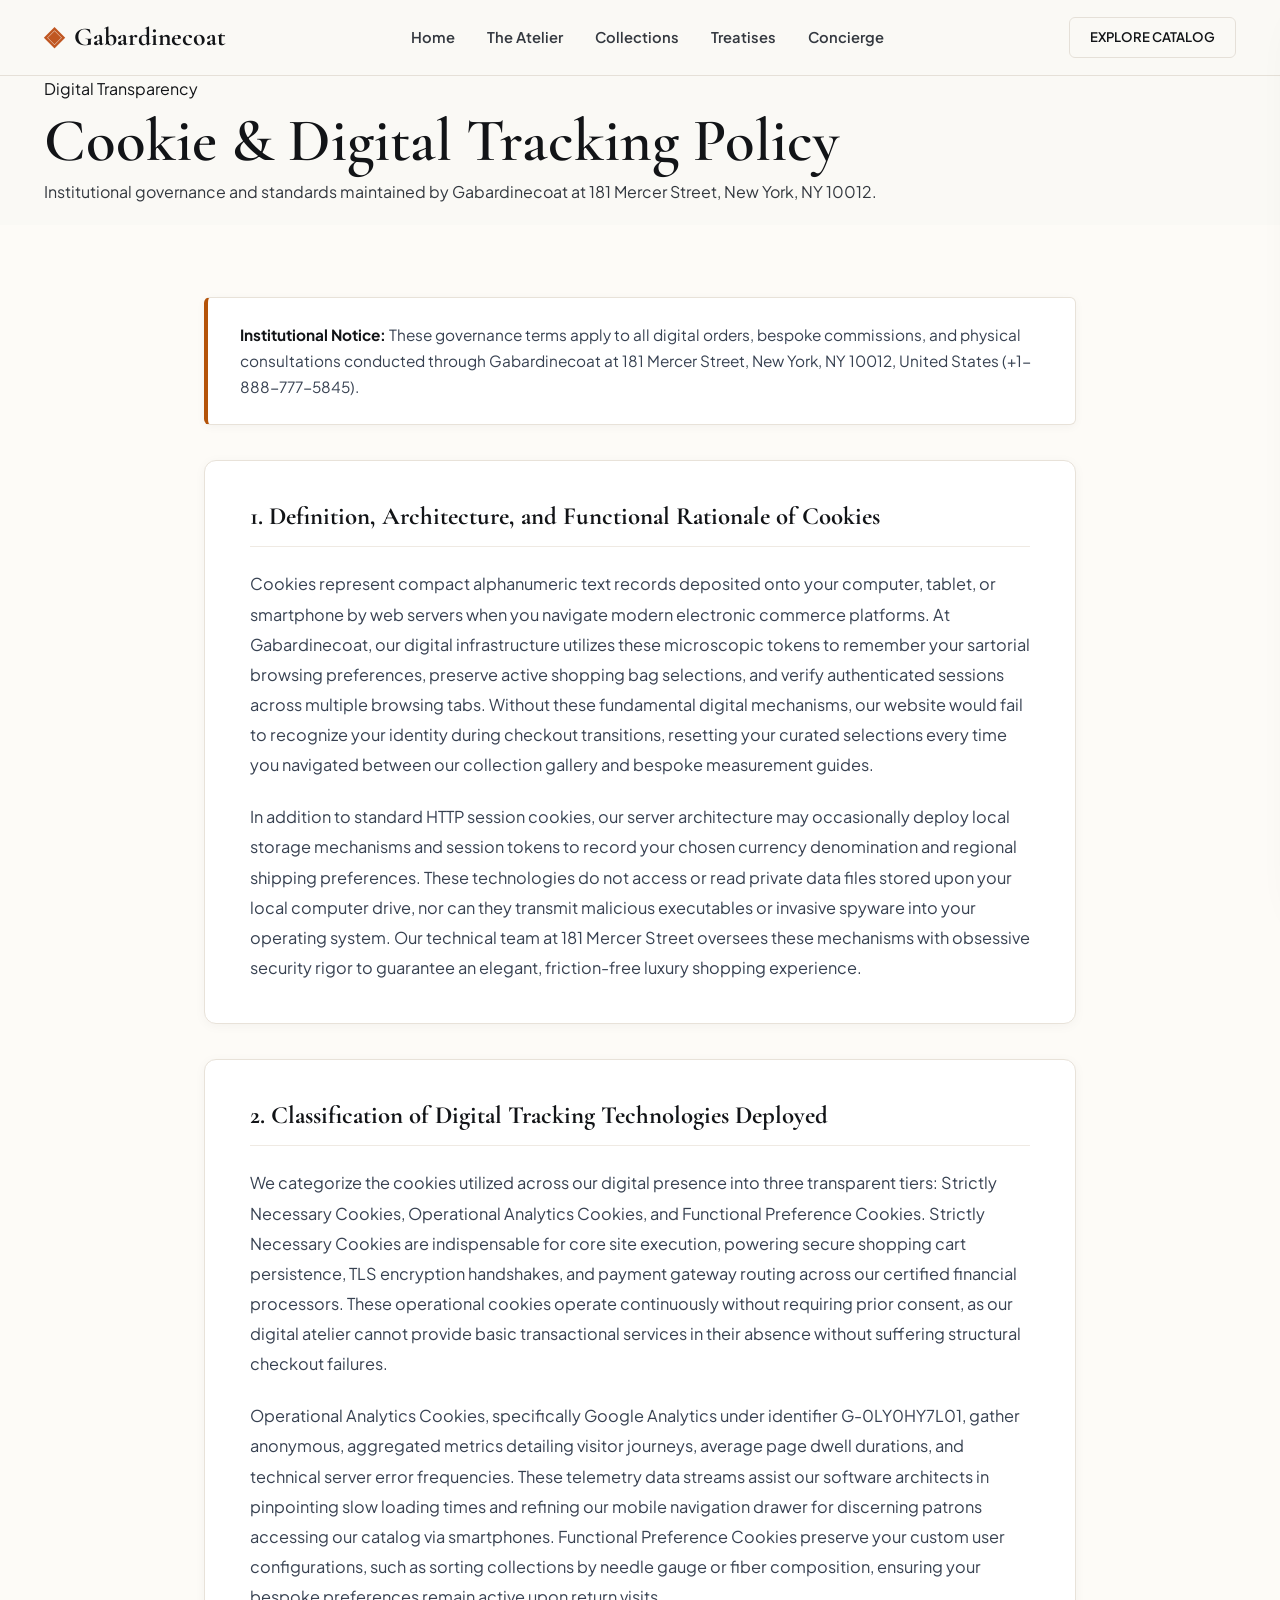
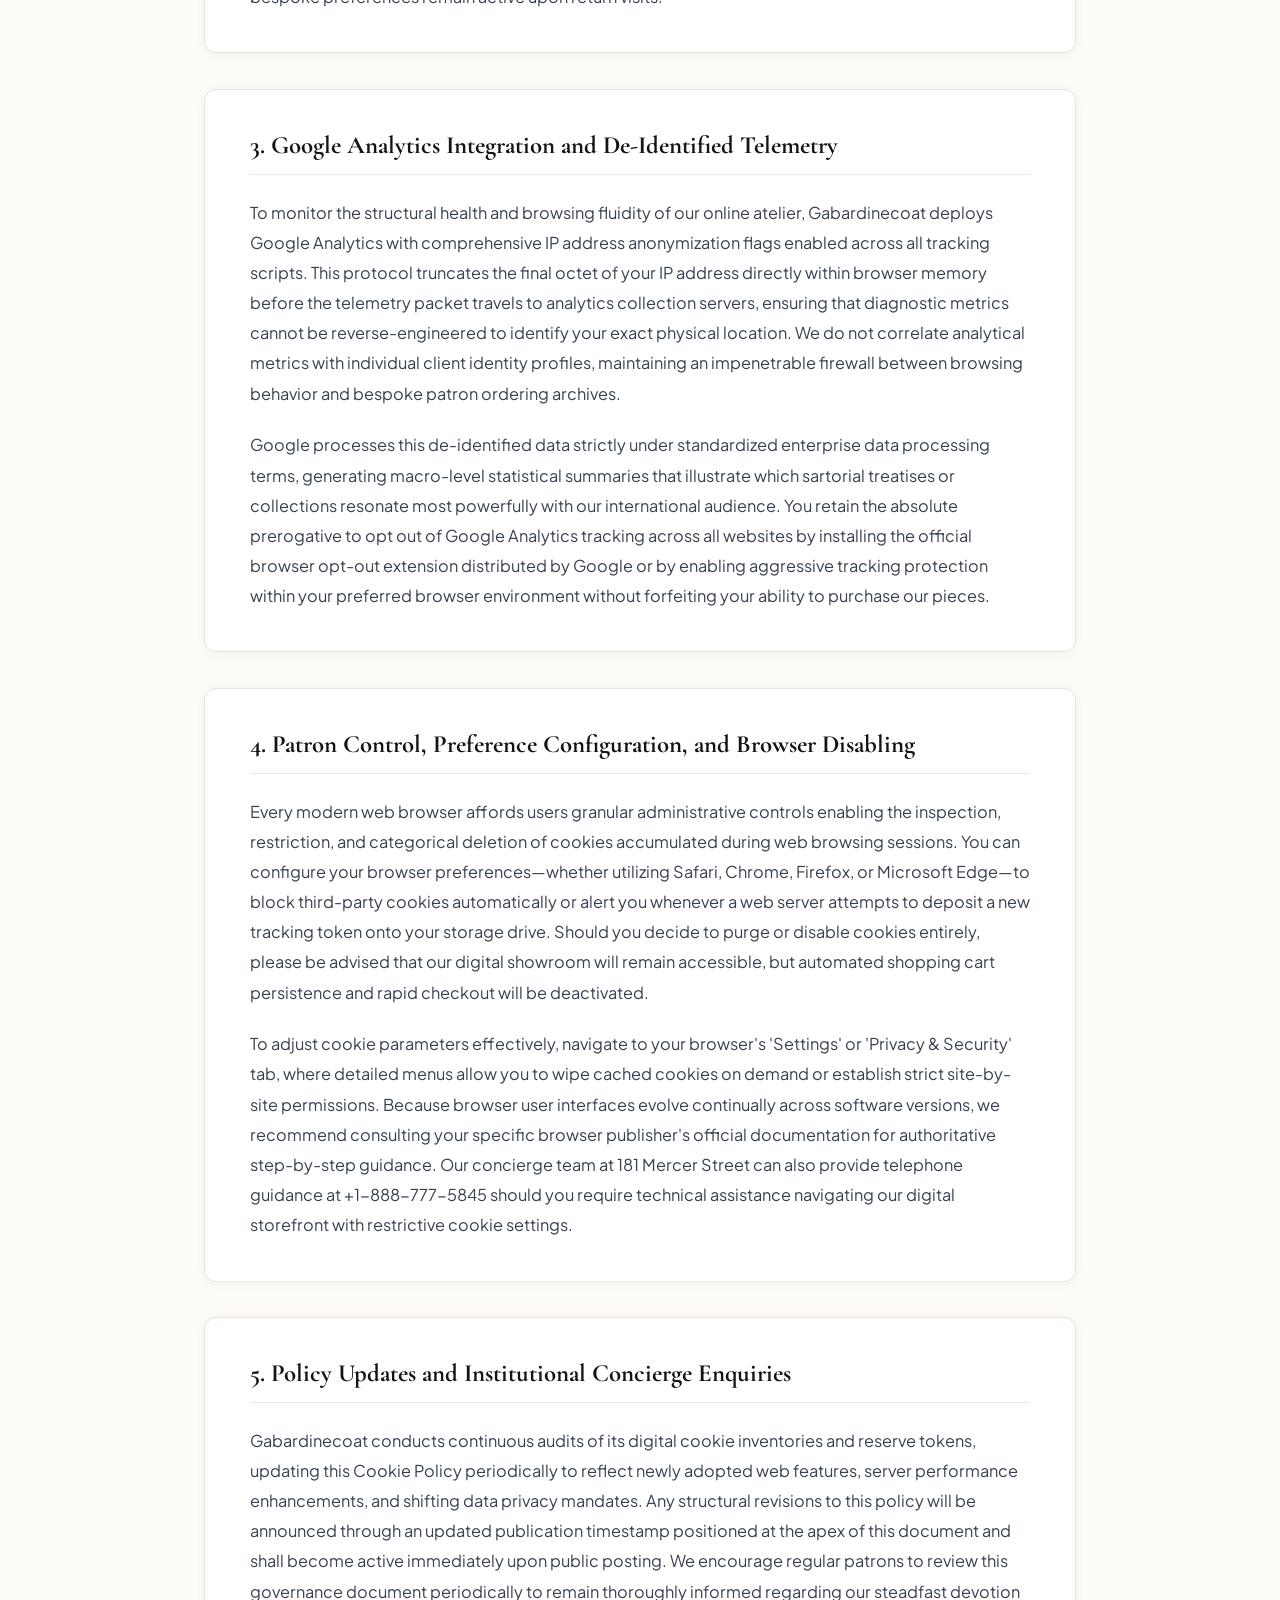
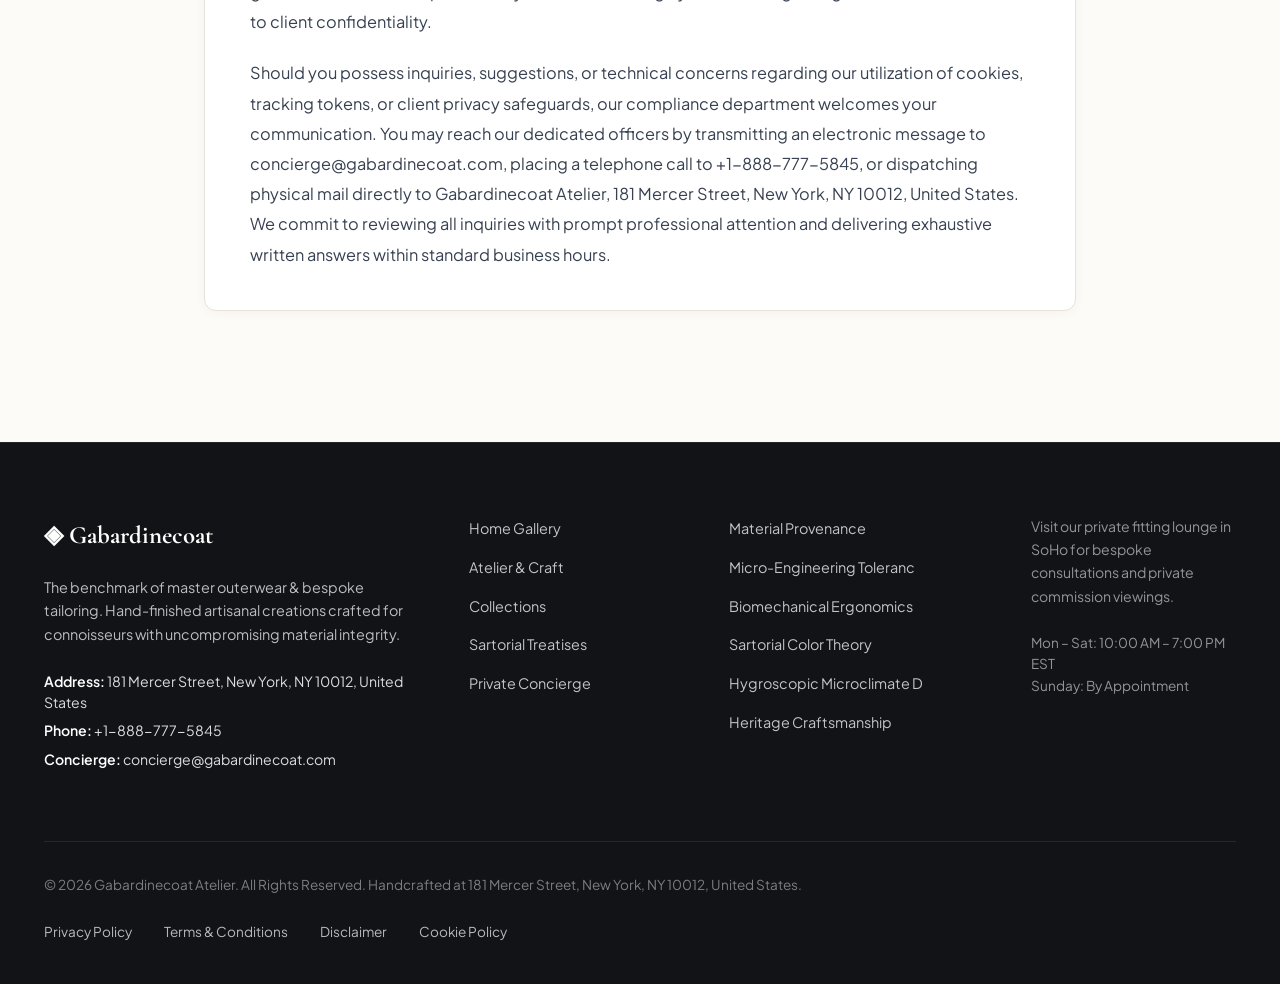
<file: cookie-policy.html>
<!DOCTYPE html>
<html lang="en">
<head>
  <meta charset="UTF-8">
  <meta name="viewport" content="width=device-width, initial-scale=1.0">
  <title>Cookie & Digital Tracking Policy — Gabardinecoat</title>
  <meta name="description" content="Official Cookie & Digital Tracking Policy for Gabardinecoat at 181 Mercer Street, New York.">
  <link rel="canonical" href="https://gabardinecoat.com/cookie-policy.html">
  <link rel="preconnect" href="https://fonts.googleapis.com">
  <link rel="preconnect" href="https://fonts.gstatic.com" crossorigin>
  <link href="https://fonts.googleapis.com/css2?family=Cormorant+Garamond:ital,wght@0,400;0,600;0,700;1,400&family=Plus+Jakarta+Sans:wght@300;400;500;600;700&display=swap" rel="stylesheet">
  <link rel="stylesheet" href="/assets/css/style.css">
  <!-- Google tag (gtag.js) -->
  <script async src="https://www.googletagmanager.com/gtag/js?id=G-0LY0HY7L01"></script>
  <script>
    window.dataLayer = window.dataLayer || [];
    function gtag(){dataLayer.push(arguments);}
    gtag('js', new Date());
    gtag('config', 'G-0LY0HY7L01');
  </script>

</head>
<body>
  <!-- Mandatory Global Site Header (Exactly 1 per page) -->
  <header class="site-header">
    <div class="header-container">
      <a href="/" class="brand-logo" aria-label="Gabardinecoat Home">
        <span class="logo-mark">◈</span>
        <span class="logo-text">Gabardinecoat</span>
      </a>
      <nav class="desktop-nav" aria-label="Primary Navigation">
        <a href="/" class="nav-link">Home</a>
        <a href="/about.html" class="nav-link">The Atelier</a>
        <a href="/collection.html" class="nav-link">Collections</a>
        <a href="/blog.html" class="nav-link">Treatises</a>
        <a href="/contact.html" class="nav-link">Concierge</a>
      </nav>
      <div class="header-actions">
        <a href="/collection.html" class="btn btn-sm btn-outline">Explore Catalog</a>
        <button id="drawer-toggle" class="mobile-toggle" aria-label="Open Navigation Menu">
          <span class="hamburger-bar"></span>
          <span class="hamburger-bar"></span>
          <span class="hamburger-bar"></span>
        </button>
      </div>
    </div>
  </header>

  <!-- Mandatory Mobile Navigation Drawer (Exactly 1 per page) -->
  <div class="mobile-drawer" id="mobile-drawer" aria-hidden="true">
    <div class="drawer-header">
      <div class="drawer-brand">Gabardinecoat</div>
      <button id="drawer-close" class="drawer-close-btn" aria-label="Close Navigation Menu">&times;</button>
    </div>
    <nav class="drawer-nav" aria-label="Mobile Navigation">
      <a href="/" class="drawer-link">Home</a>
      <a href="/about.html" class="drawer-link">The Atelier &amp; Craft</a>
      <a href="/collection.html" class="drawer-link">Curated Outerwear Collection</a>
      <a href="/blog.html" class="drawer-link">Sartorial Treatises</a>
      <a href="/contact.html" class="drawer-link">Private Concierge</a>
    </nav>
    <div class="drawer-footer">
      <p class="drawer-contact-title">Manhattan Atelier &amp; Suite</p>
      <p class="drawer-contact-info">181 Mercer Street, New York, NY 10012, United States</p>
      <p class="drawer-contact-info">Tel: +1-888-777-5845</p>
      <p class="drawer-contact-info">Email: concierge@gabardinecoat.com</p>
    </div>
  </div>
  <div id="drawer-overlay" class="drawer-overlay"></div>
  <section class="page-hero">
    <div class="container">
      <span class="hero-badge">Digital Transparency</span>
      <h1>Cookie & Digital Tracking Policy</h1>
      <p class="lead">Institutional governance and standards maintained by Gabardinecoat at 181 Mercer Street, New York, NY 10012.</p>
    </div>
  </section>
  <main class="policy-page-wrapper">
    <div class="policy-container">
      <div class="policy-box">
        <strong>Institutional Notice:</strong> These governance terms apply to all digital orders, bespoke commissions, and physical consultations conducted through Gabardinecoat at 181 Mercer Street, New York, NY 10012, United States (+1-888-777-5845).
      </div>      <article class="policy-block">
        <h2>1. Definition, Architecture, and Functional Rationale of Cookies</h2>        <p class="policy-p">Cookies represent compact alphanumeric text records deposited onto your computer, tablet, or smartphone by web servers when you navigate modern electronic commerce platforms. At Gabardinecoat, our digital infrastructure utilizes these microscopic tokens to remember your sartorial browsing preferences, preserve active shopping bag selections, and verify authenticated sessions across multiple browsing tabs. Without these fundamental digital mechanisms, our website would fail to recognize your identity during checkout transitions, resetting your curated selections every time you navigated between our collection gallery and bespoke measurement guides.</p>        <p class="policy-p">In addition to standard HTTP session cookies, our server architecture may occasionally deploy local storage mechanisms and session tokens to record your chosen currency denomination and regional shipping preferences. These technologies do not access or read private data files stored upon your local computer drive, nor can they transmit malicious executables or invasive spyware into your operating system. Our technical team at 181 Mercer Street oversees these mechanisms with obsessive security rigor to guarantee an elegant, friction-free luxury shopping experience.</p>      </article>      <article class="policy-block">
        <h2>2. Classification of Digital Tracking Technologies Deployed</h2>        <p class="policy-p">We categorize the cookies utilized across our digital presence into three transparent tiers: Strictly Necessary Cookies, Operational Analytics Cookies, and Functional Preference Cookies. Strictly Necessary Cookies are indispensable for core site execution, powering secure shopping cart persistence, TLS encryption handshakes, and payment gateway routing across our certified financial processors. These operational cookies operate continuously without requiring prior consent, as our digital atelier cannot provide basic transactional services in their absence without suffering structural checkout failures.</p>        <p class="policy-p">Operational Analytics Cookies, specifically Google Analytics under identifier G-0LY0HY7L01, gather anonymous, aggregated metrics detailing visitor journeys, average page dwell durations, and technical server error frequencies. These telemetry data streams assist our software architects in pinpointing slow loading times and refining our mobile navigation drawer for discerning patrons accessing our catalog via smartphones. Functional Preference Cookies preserve your custom user configurations, such as sorting collections by needle gauge or fiber composition, ensuring your bespoke preferences remain active upon return visits.</p>      </article>      <article class="policy-block">
        <h2>3. Google Analytics Integration and De-Identified Telemetry</h2>        <p class="policy-p">To monitor the structural health and browsing fluidity of our online atelier, Gabardinecoat deploys Google Analytics with comprehensive IP address anonymization flags enabled across all tracking scripts. This protocol truncates the final octet of your IP address directly within browser memory before the telemetry packet travels to analytics collection servers, ensuring that diagnostic metrics cannot be reverse-engineered to identify your exact physical location. We do not correlate analytical metrics with individual client identity profiles, maintaining an impenetrable firewall between browsing behavior and bespoke patron ordering archives.</p>        <p class="policy-p">Google processes this de-identified data strictly under standardized enterprise data processing terms, generating macro-level statistical summaries that illustrate which sartorial treatises or collections resonate most powerfully with our international audience. You retain the absolute prerogative to opt out of Google Analytics tracking across all websites by installing the official browser opt-out extension distributed by Google or by enabling aggressive tracking protection within your preferred browser environment without forfeiting your ability to purchase our pieces.</p>      </article>      <article class="policy-block">
        <h2>4. Patron Control, Preference Configuration, and Browser Disabling</h2>        <p class="policy-p">Every modern web browser affords users granular administrative controls enabling the inspection, restriction, and categorical deletion of cookies accumulated during web browsing sessions. You can configure your browser preferences—whether utilizing Safari, Chrome, Firefox, or Microsoft Edge—to block third-party cookies automatically or alert you whenever a web server attempts to deposit a new tracking token onto your storage drive. Should you decide to purge or disable cookies entirely, please be advised that our digital showroom will remain accessible, but automated shopping cart persistence and rapid checkout will be deactivated.</p>        <p class="policy-p">To adjust cookie parameters effectively, navigate to your browser's 'Settings' or 'Privacy & Security' tab, where detailed menus allow you to wipe cached cookies on demand or establish strict site-by-site permissions. Because browser user interfaces evolve continually across software versions, we recommend consulting your specific browser publisher's official documentation for authoritative step-by-step guidance. Our concierge team at 181 Mercer Street can also provide telephone guidance at +1-888-777-5845 should you require technical assistance navigating our digital storefront with restrictive cookie settings.</p>      </article>      <article class="policy-block">
        <h2>5. Policy Updates and Institutional Concierge Enquiries</h2>        <p class="policy-p">Gabardinecoat conducts continuous audits of its digital cookie inventories and reserve tokens, updating this Cookie Policy periodically to reflect newly adopted web features, server performance enhancements, and shifting data privacy mandates. Any structural revisions to this policy will be announced through an updated publication timestamp positioned at the apex of this document and shall become active immediately upon public posting. We encourage regular patrons to review this governance document periodically to remain thoroughly informed regarding our steadfast devotion to client confidentiality.</p>        <p class="policy-p">Should you possess inquiries, suggestions, or technical concerns regarding our utilization of cookies, tracking tokens, or client privacy safeguards, our compliance department welcomes your communication. You may reach our dedicated officers by transmitting an electronic message to concierge@gabardinecoat.com, placing a telephone call to +1-888-777-5845, or dispatching physical mail directly to Gabardinecoat Atelier, 181 Mercer Street, New York, NY 10012, United States. We commit to reviewing all inquiries with prompt professional attention and delivering exhaustive written answers within standard business hours.</p>      </article>    </div>
  </main>
  <!-- Mandatory Global Site Footer (Minimalist 4-Column Horizontal Spread Layout) -->
  <footer class="site-footer">
    <div class="container">
      <div class="footer-grid">
        <div class="footer-col">
          <div class="footer-brand">◈ Gabardinecoat</div>
          <p class="footer-desc">
            The benchmark of master outerwear & bespoke tailoring. Hand-finished artisanal creations crafted for connoisseurs with uncompromising material integrity.
          </p>
          <div class="footer-contact-item"><strong>Address:</strong> 181 Mercer Street, New York, NY 10012, United States</div>
          <div class="footer-contact-item"><strong>Phone:</strong> +1-888-777-5845</div>
          <div class="footer-contact-item"><strong>Concierge:</strong> concierge@gabardinecoat.com</div>
        </div>
        <div class="footer-col">
          <ul class="footer-links">
            <li><a href="/">Home Gallery</a></li>
            <li><a href="/about.html">Atelier &amp; Craft</a></li>
            <li><a href="/collection.html">Collections</a></li>
            <li><a href="/blog.html">Sartorial Treatises</a></li>
            <li><a href="/contact.html">Private Concierge</a></li>
          </ul>
        </div>
        <div class="footer-col">
          <ul class="footer-links">
            <li><a href="/blog/material-provenance-and-fiber-crystallography.html">Material Provenance</a></li>
            <li><a href="/blog/micro-engineering-tolerances-and-finishing.html">Micro-Engineering Toleranc</a></li>
            <li><a href="/blog/biomechanical-ergonomics-and-wearer-physics.html">Biomechanical Ergonomics</a></li>
            <li><a href="/blog/sartorial-color-theory-and-formal-etiquette.html">Sartorial Color Theory</a></li>
            <li><a href="/blog/hygroscopic-microclimate-thermodynamics.html">Hygroscopic Microclimate D</a></li>
            <li><a href="/blog/bespoke-craftsmanship-and-heritage-methods.html">Heritage Craftsmanship</a></li>
          </ul>
        </div>
        <div class="footer-col">
          <p class="footer-salon-desc">
            Visit our private fitting lounge in SoHo for bespoke consultations and private commission viewings.
          </p>
          <p class="footer-hours">
            Mon &ndash; Sat: 10:00 AM &ndash; 7:00 PM<br>EST<br>Sunday: By Appointment
          </p>
        </div>
      </div>
      <div class="footer-bottom">
        <p>&copy; 2026 Gabardinecoat Atelier. All Rights Reserved. Handcrafted at 181 Mercer Street, New York, NY 10012, United States.</p>
        <div class="footer-legal-links">
          <a href="/privacy-policy.html">Privacy Policy</a>
          <a href="/terms-and-conditions.html">Terms &amp; Conditions</a>
          <a href="/disclaimer.html">Disclaimer</a>
          <a href="/cookie-policy.html">Cookie Policy</a>
        </div>
      </div>
    </div>
  </footer>
  <script src="/assets/js/main.js"></script>
</body>
</html>
</file>
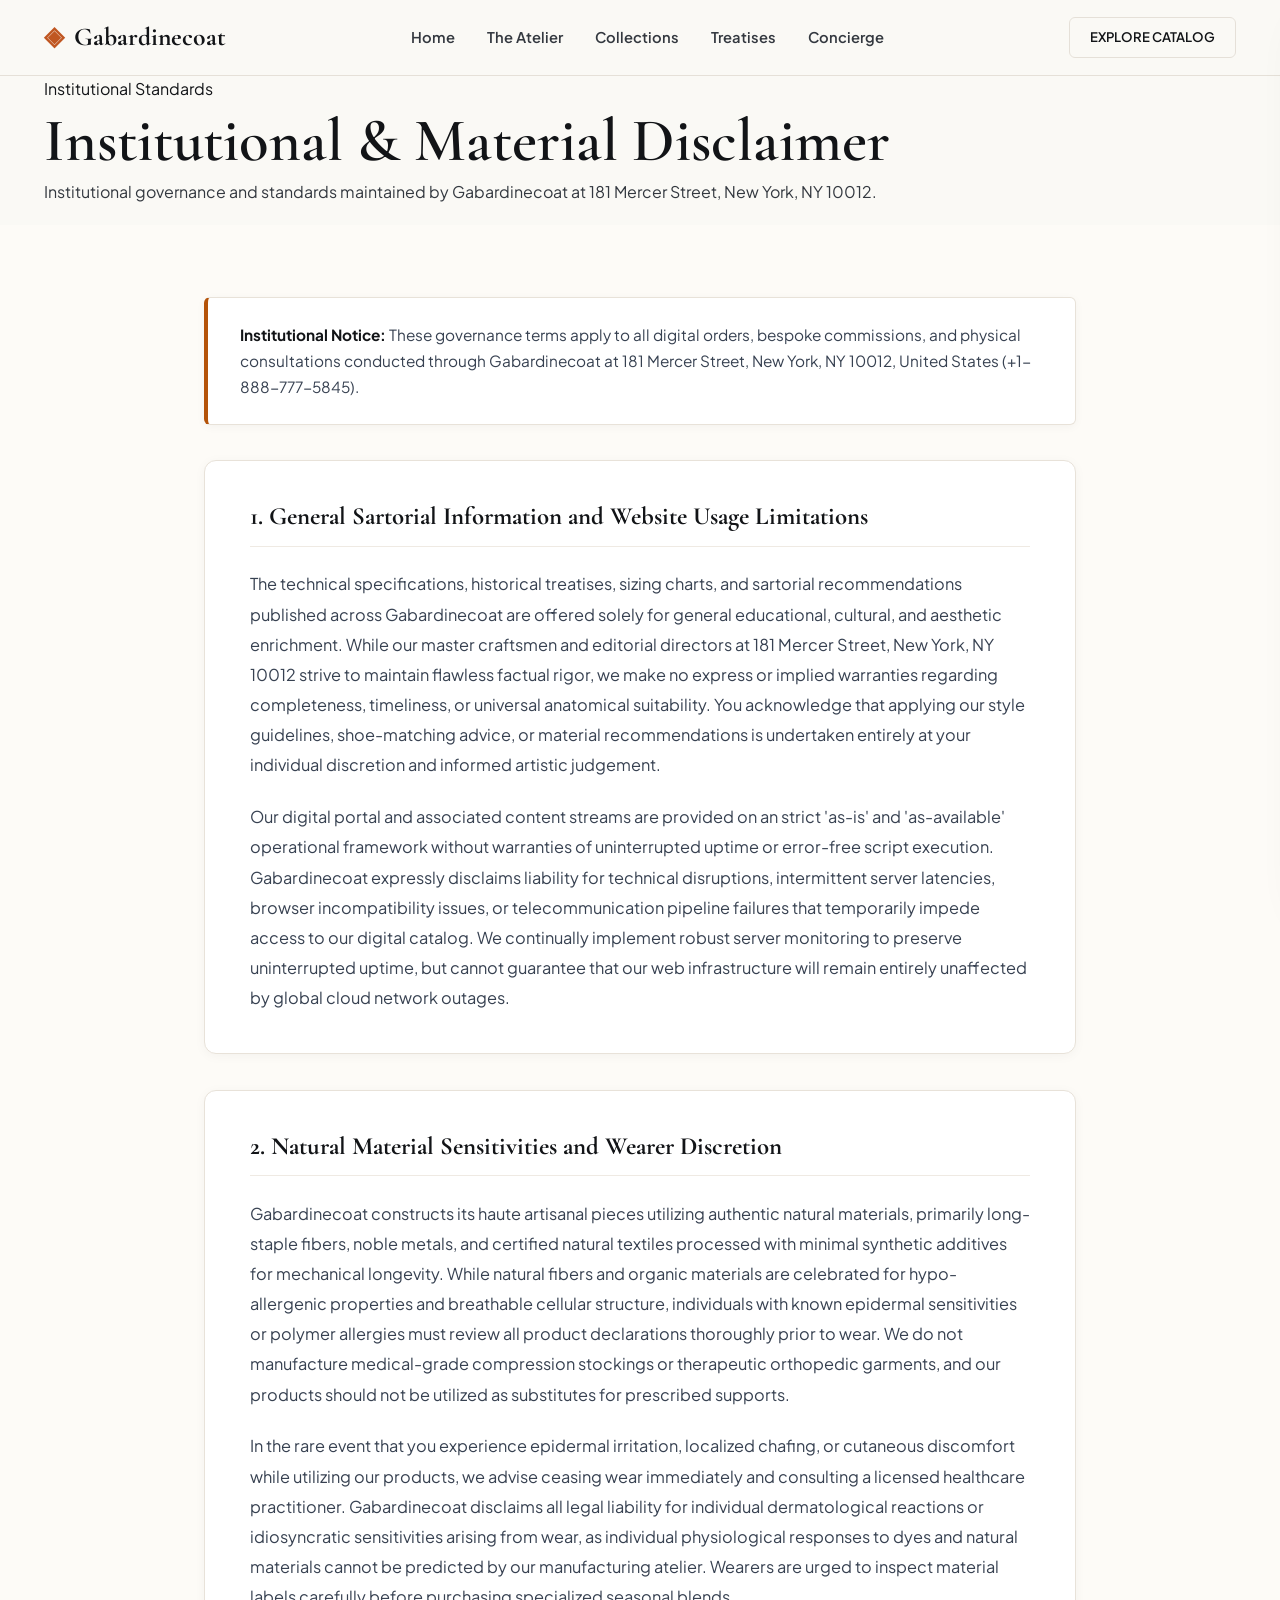
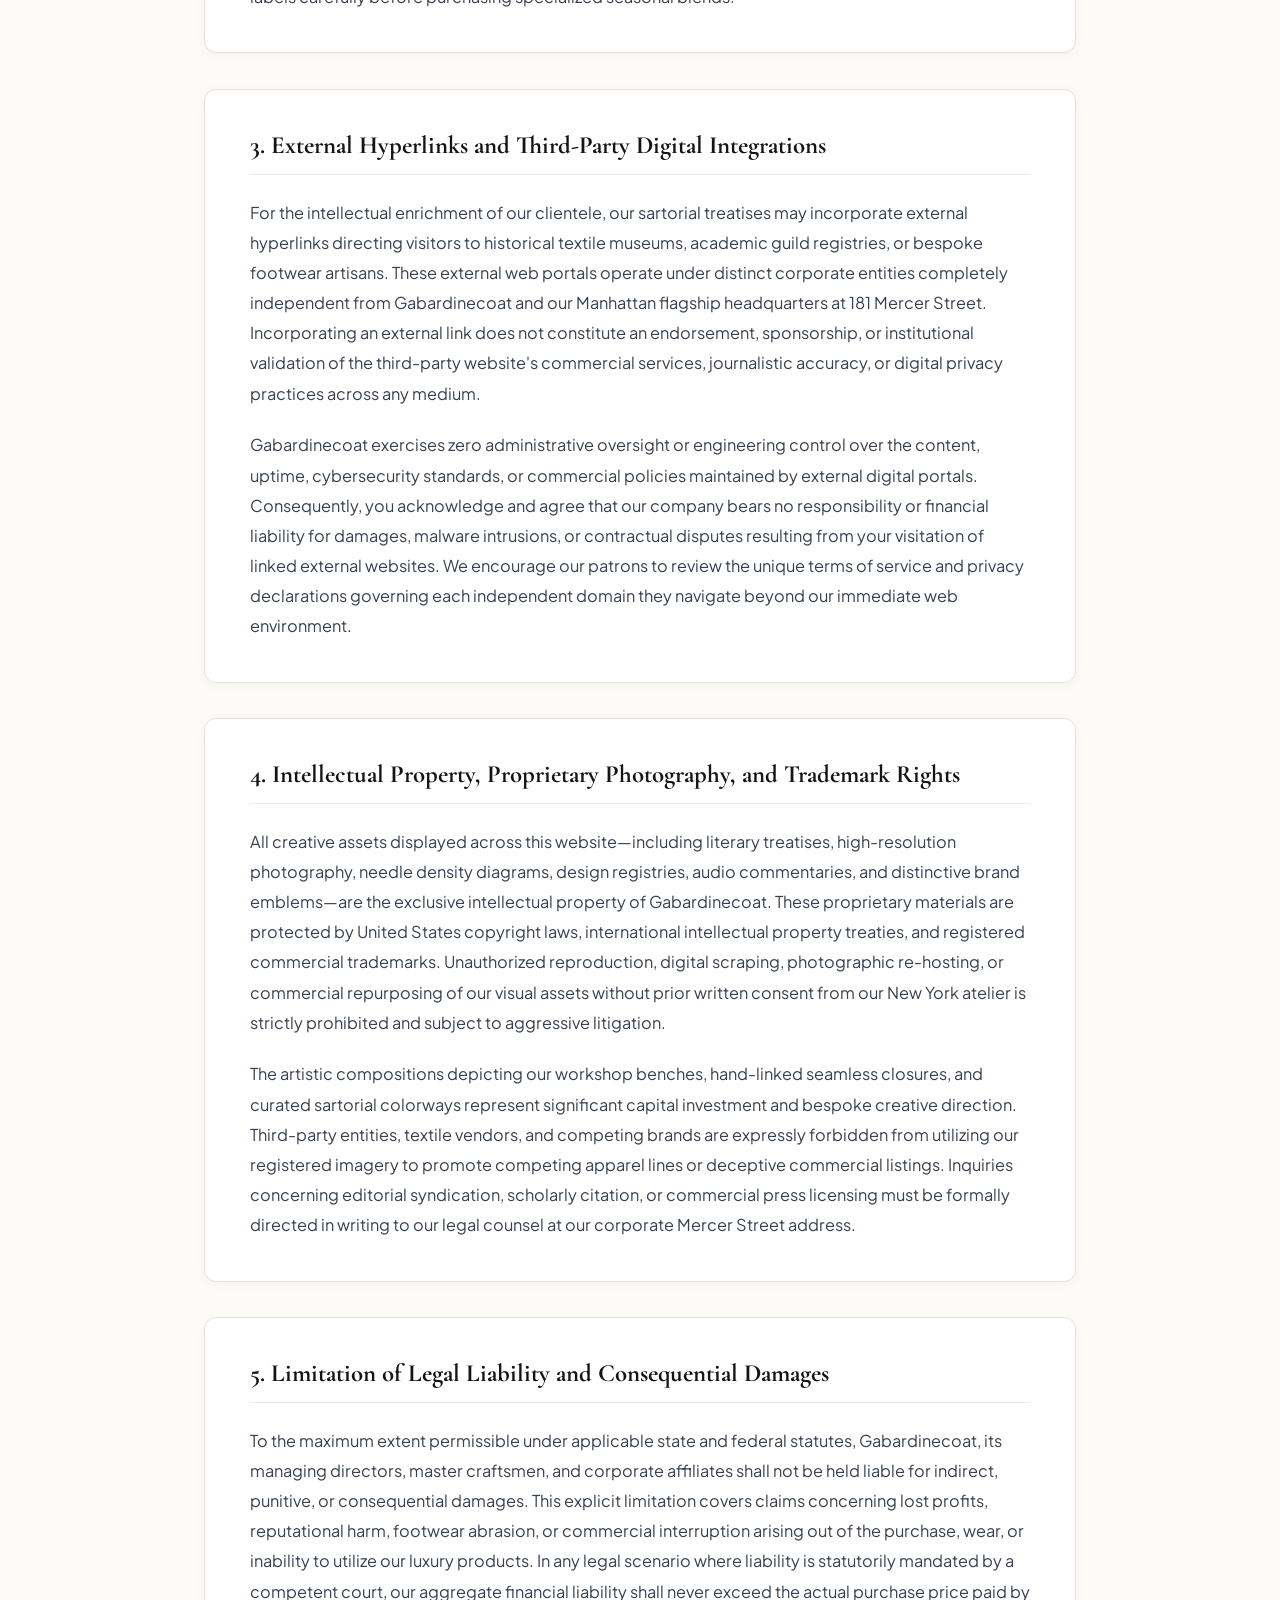
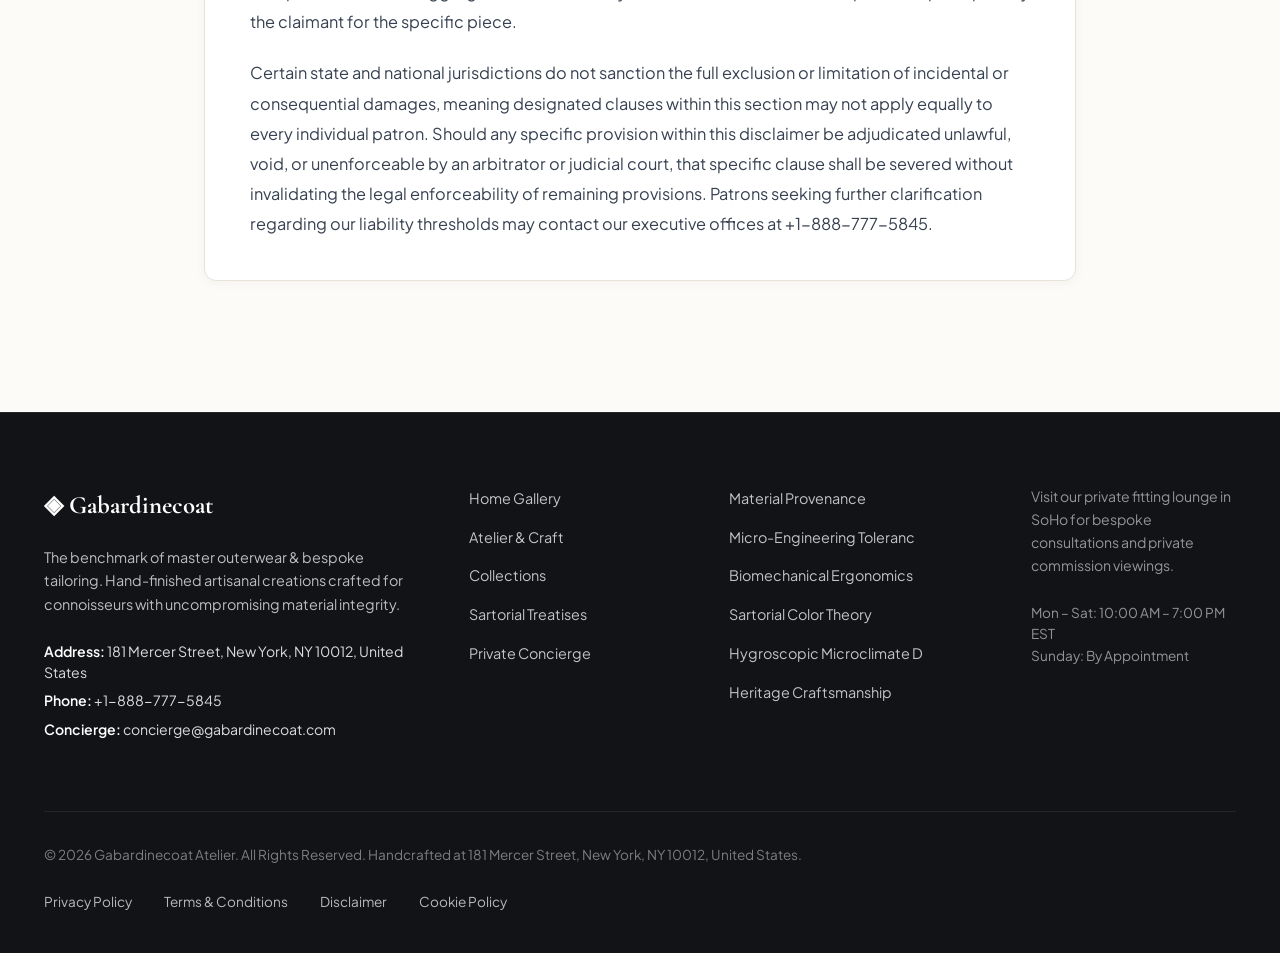
<file: disclaimer.html>
<!DOCTYPE html>
<html lang="en">
<head>
  <meta charset="UTF-8">
  <meta name="viewport" content="width=device-width, initial-scale=1.0">
  <title>Institutional & Material Disclaimer — Gabardinecoat</title>
  <meta name="description" content="Official Institutional & Material Disclaimer for Gabardinecoat at 181 Mercer Street, New York.">
  <link rel="canonical" href="https://gabardinecoat.com/disclaimer.html">
  <link rel="preconnect" href="https://fonts.googleapis.com">
  <link rel="preconnect" href="https://fonts.gstatic.com" crossorigin>
  <link href="https://fonts.googleapis.com/css2?family=Cormorant+Garamond:ital,wght@0,400;0,600;0,700;1,400&family=Plus+Jakarta+Sans:wght@300;400;500;600;700&display=swap" rel="stylesheet">
  <link rel="stylesheet" href="/assets/css/style.css">
  <!-- Google tag (gtag.js) -->
  <script async src="https://www.googletagmanager.com/gtag/js?id=G-0LY0HY7L01"></script>
  <script>
    window.dataLayer = window.dataLayer || [];
    function gtag(){dataLayer.push(arguments);}
    gtag('js', new Date());
    gtag('config', 'G-0LY0HY7L01');
  </script>

</head>
<body>
  <!-- Mandatory Global Site Header (Exactly 1 per page) -->
  <header class="site-header">
    <div class="header-container">
      <a href="/" class="brand-logo" aria-label="Gabardinecoat Home">
        <span class="logo-mark">◈</span>
        <span class="logo-text">Gabardinecoat</span>
      </a>
      <nav class="desktop-nav" aria-label="Primary Navigation">
        <a href="/" class="nav-link">Home</a>
        <a href="/about.html" class="nav-link">The Atelier</a>
        <a href="/collection.html" class="nav-link">Collections</a>
        <a href="/blog.html" class="nav-link">Treatises</a>
        <a href="/contact.html" class="nav-link">Concierge</a>
      </nav>
      <div class="header-actions">
        <a href="/collection.html" class="btn btn-sm btn-outline">Explore Catalog</a>
        <button id="drawer-toggle" class="mobile-toggle" aria-label="Open Navigation Menu">
          <span class="hamburger-bar"></span>
          <span class="hamburger-bar"></span>
          <span class="hamburger-bar"></span>
        </button>
      </div>
    </div>
  </header>

  <!-- Mandatory Mobile Navigation Drawer (Exactly 1 per page) -->
  <div class="mobile-drawer" id="mobile-drawer" aria-hidden="true">
    <div class="drawer-header">
      <div class="drawer-brand">Gabardinecoat</div>
      <button id="drawer-close" class="drawer-close-btn" aria-label="Close Navigation Menu">&times;</button>
    </div>
    <nav class="drawer-nav" aria-label="Mobile Navigation">
      <a href="/" class="drawer-link">Home</a>
      <a href="/about.html" class="drawer-link">The Atelier &amp; Craft</a>
      <a href="/collection.html" class="drawer-link">Curated Outerwear Collection</a>
      <a href="/blog.html" class="drawer-link">Sartorial Treatises</a>
      <a href="/contact.html" class="drawer-link">Private Concierge</a>
    </nav>
    <div class="drawer-footer">
      <p class="drawer-contact-title">Manhattan Atelier &amp; Suite</p>
      <p class="drawer-contact-info">181 Mercer Street, New York, NY 10012, United States</p>
      <p class="drawer-contact-info">Tel: +1-888-777-5845</p>
      <p class="drawer-contact-info">Email: concierge@gabardinecoat.com</p>
    </div>
  </div>
  <div id="drawer-overlay" class="drawer-overlay"></div>
  <section class="page-hero">
    <div class="container">
      <span class="hero-badge">Institutional Standards</span>
      <h1>Institutional & Material Disclaimer</h1>
      <p class="lead">Institutional governance and standards maintained by Gabardinecoat at 181 Mercer Street, New York, NY 10012.</p>
    </div>
  </section>
  <main class="policy-page-wrapper">
    <div class="policy-container">
      <div class="policy-box">
        <strong>Institutional Notice:</strong> These governance terms apply to all digital orders, bespoke commissions, and physical consultations conducted through Gabardinecoat at 181 Mercer Street, New York, NY 10012, United States (+1-888-777-5845).
      </div>      <article class="policy-block">
        <h2>1. General Sartorial Information and Website Usage Limitations</h2>        <p class="policy-p">The technical specifications, historical treatises, sizing charts, and sartorial recommendations published across Gabardinecoat are offered solely for general educational, cultural, and aesthetic enrichment. While our master craftsmen and editorial directors at 181 Mercer Street, New York, NY 10012 strive to maintain flawless factual rigor, we make no express or implied warranties regarding completeness, timeliness, or universal anatomical suitability. You acknowledge that applying our style guidelines, shoe-matching advice, or material recommendations is undertaken entirely at your individual discretion and informed artistic judgement.</p>        <p class="policy-p">Our digital portal and associated content streams are provided on an strict 'as-is' and 'as-available' operational framework without warranties of uninterrupted uptime or error-free script execution. Gabardinecoat expressly disclaims liability for technical disruptions, intermittent server latencies, browser incompatibility issues, or telecommunication pipeline failures that temporarily impede access to our digital catalog. We continually implement robust server monitoring to preserve uninterrupted uptime, but cannot guarantee that our web infrastructure will remain entirely unaffected by global cloud network outages.</p>      </article>      <article class="policy-block">
        <h2>2. Natural Material Sensitivities and Wearer Discretion</h2>        <p class="policy-p">Gabardinecoat constructs its haute artisanal pieces utilizing authentic natural materials, primarily long-staple fibers, noble metals, and certified natural textiles processed with minimal synthetic additives for mechanical longevity. While natural fibers and organic materials are celebrated for hypo-allergenic properties and breathable cellular structure, individuals with known epidermal sensitivities or polymer allergies must review all product declarations thoroughly prior to wear. We do not manufacture medical-grade compression stockings or therapeutic orthopedic garments, and our products should not be utilized as substitutes for prescribed supports.</p>        <p class="policy-p">In the rare event that you experience epidermal irritation, localized chafing, or cutaneous discomfort while utilizing our products, we advise ceasing wear immediately and consulting a licensed healthcare practitioner. Gabardinecoat disclaims all legal liability for individual dermatological reactions or idiosyncratic sensitivities arising from wear, as individual physiological responses to dyes and natural materials cannot be predicted by our manufacturing atelier. Wearers are urged to inspect material labels carefully before purchasing specialized seasonal blends.</p>      </article>      <article class="policy-block">
        <h2>3. External Hyperlinks and Third-Party Digital Integrations</h2>        <p class="policy-p">For the intellectual enrichment of our clientele, our sartorial treatises may incorporate external hyperlinks directing visitors to historical textile museums, academic guild registries, or bespoke footwear artisans. These external web portals operate under distinct corporate entities completely independent from Gabardinecoat and our Manhattan flagship headquarters at 181 Mercer Street. Incorporating an external link does not constitute an endorsement, sponsorship, or institutional validation of the third-party website's commercial services, journalistic accuracy, or digital privacy practices across any medium.</p>        <p class="policy-p">Gabardinecoat exercises zero administrative oversight or engineering control over the content, uptime, cybersecurity standards, or commercial policies maintained by external digital portals. Consequently, you acknowledge and agree that our company bears no responsibility or financial liability for damages, malware intrusions, or contractual disputes resulting from your visitation of linked external websites. We encourage our patrons to review the unique terms of service and privacy declarations governing each independent domain they navigate beyond our immediate web environment.</p>      </article>      <article class="policy-block">
        <h2>4. Intellectual Property, Proprietary Photography, and Trademark Rights</h2>        <p class="policy-p">All creative assets displayed across this website—including literary treatises, high-resolution photography, needle density diagrams, design registries, audio commentaries, and distinctive brand emblems—are the exclusive intellectual property of Gabardinecoat. These proprietary materials are protected by United States copyright laws, international intellectual property treaties, and registered commercial trademarks. Unauthorized reproduction, digital scraping, photographic re-hosting, or commercial repurposing of our visual assets without prior written consent from our New York atelier is strictly prohibited and subject to aggressive litigation.</p>        <p class="policy-p">The artistic compositions depicting our workshop benches, hand-linked seamless closures, and curated sartorial colorways represent significant capital investment and bespoke creative direction. Third-party entities, textile vendors, and competing brands are expressly forbidden from utilizing our registered imagery to promote competing apparel lines or deceptive commercial listings. Inquiries concerning editorial syndication, scholarly citation, or commercial press licensing must be formally directed in writing to our legal counsel at our corporate Mercer Street address.</p>      </article>      <article class="policy-block">
        <h2>5. Limitation of Legal Liability and Consequential Damages</h2>        <p class="policy-p">To the maximum extent permissible under applicable state and federal statutes, Gabardinecoat, its managing directors, master craftsmen, and corporate affiliates shall not be held liable for indirect, punitive, or consequential damages. This explicit limitation covers claims concerning lost profits, reputational harm, footwear abrasion, or commercial interruption arising out of the purchase, wear, or inability to utilize our luxury products. In any legal scenario where liability is statutorily mandated by a competent court, our aggregate financial liability shall never exceed the actual purchase price paid by the claimant for the specific piece.</p>        <p class="policy-p">Certain state and national jurisdictions do not sanction the full exclusion or limitation of incidental or consequential damages, meaning designated clauses within this section may not apply equally to every individual patron. Should any specific provision within this disclaimer be adjudicated unlawful, void, or unenforceable by an arbitrator or judicial court, that specific clause shall be severed without invalidating the legal enforceability of remaining provisions. Patrons seeking further clarification regarding our liability thresholds may contact our executive offices at +1-888-777-5845.</p>      </article>    </div>
  </main>
  <!-- Mandatory Global Site Footer (Minimalist 4-Column Horizontal Spread Layout) -->
  <footer class="site-footer">
    <div class="container">
      <div class="footer-grid">
        <div class="footer-col">
          <div class="footer-brand">◈ Gabardinecoat</div>
          <p class="footer-desc">
            The benchmark of master outerwear & bespoke tailoring. Hand-finished artisanal creations crafted for connoisseurs with uncompromising material integrity.
          </p>
          <div class="footer-contact-item"><strong>Address:</strong> 181 Mercer Street, New York, NY 10012, United States</div>
          <div class="footer-contact-item"><strong>Phone:</strong> +1-888-777-5845</div>
          <div class="footer-contact-item"><strong>Concierge:</strong> concierge@gabardinecoat.com</div>
        </div>
        <div class="footer-col">
          <ul class="footer-links">
            <li><a href="/">Home Gallery</a></li>
            <li><a href="/about.html">Atelier &amp; Craft</a></li>
            <li><a href="/collection.html">Collections</a></li>
            <li><a href="/blog.html">Sartorial Treatises</a></li>
            <li><a href="/contact.html">Private Concierge</a></li>
          </ul>
        </div>
        <div class="footer-col">
          <ul class="footer-links">
            <li><a href="/blog/material-provenance-and-fiber-crystallography.html">Material Provenance</a></li>
            <li><a href="/blog/micro-engineering-tolerances-and-finishing.html">Micro-Engineering Toleranc</a></li>
            <li><a href="/blog/biomechanical-ergonomics-and-wearer-physics.html">Biomechanical Ergonomics</a></li>
            <li><a href="/blog/sartorial-color-theory-and-formal-etiquette.html">Sartorial Color Theory</a></li>
            <li><a href="/blog/hygroscopic-microclimate-thermodynamics.html">Hygroscopic Microclimate D</a></li>
            <li><a href="/blog/bespoke-craftsmanship-and-heritage-methods.html">Heritage Craftsmanship</a></li>
          </ul>
        </div>
        <div class="footer-col">
          <p class="footer-salon-desc">
            Visit our private fitting lounge in SoHo for bespoke consultations and private commission viewings.
          </p>
          <p class="footer-hours">
            Mon &ndash; Sat: 10:00 AM &ndash; 7:00 PM<br>EST<br>Sunday: By Appointment
          </p>
        </div>
      </div>
      <div class="footer-bottom">
        <p>&copy; 2026 Gabardinecoat Atelier. All Rights Reserved. Handcrafted at 181 Mercer Street, New York, NY 10012, United States.</p>
        <div class="footer-legal-links">
          <a href="/privacy-policy.html">Privacy Policy</a>
          <a href="/terms-and-conditions.html">Terms &amp; Conditions</a>
          <a href="/disclaimer.html">Disclaimer</a>
          <a href="/cookie-policy.html">Cookie Policy</a>
        </div>
      </div>
    </div>
  </footer>
  <script src="/assets/js/main.js"></script>
</body>
</html>
</file>
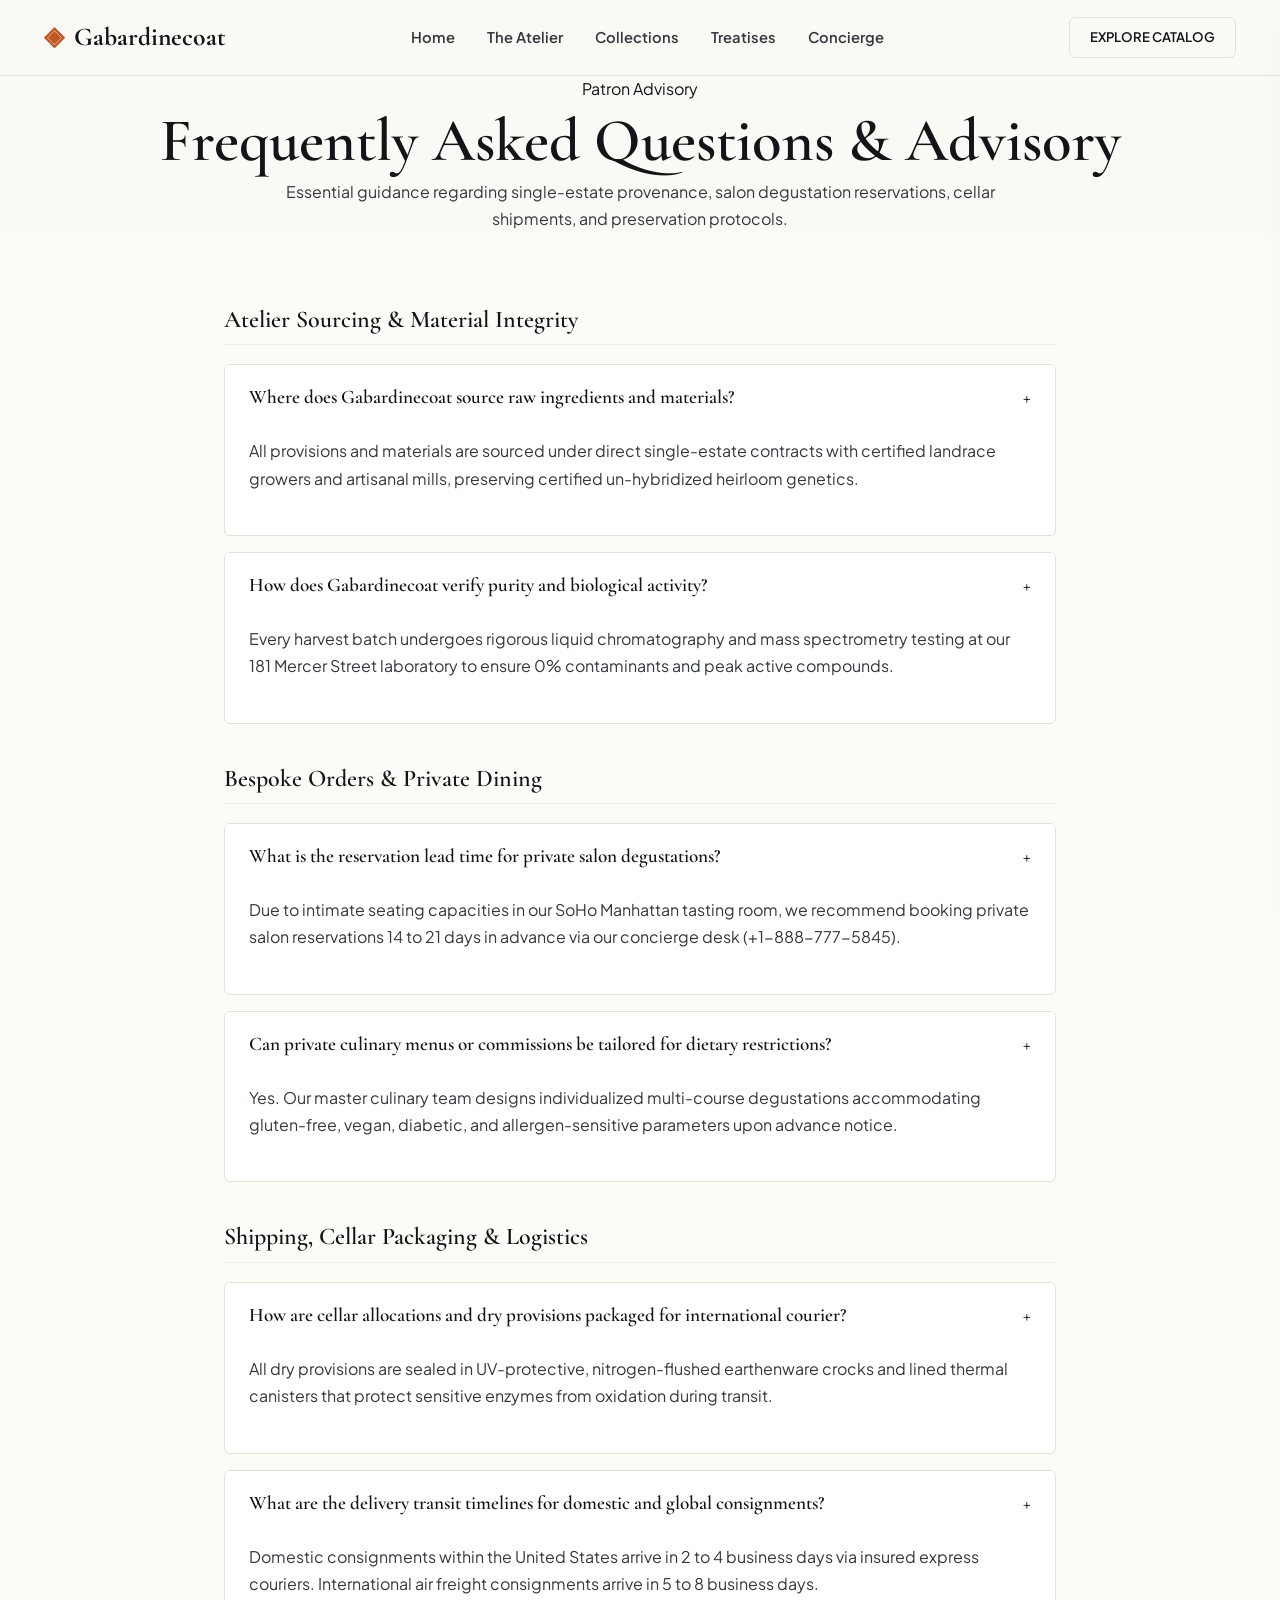
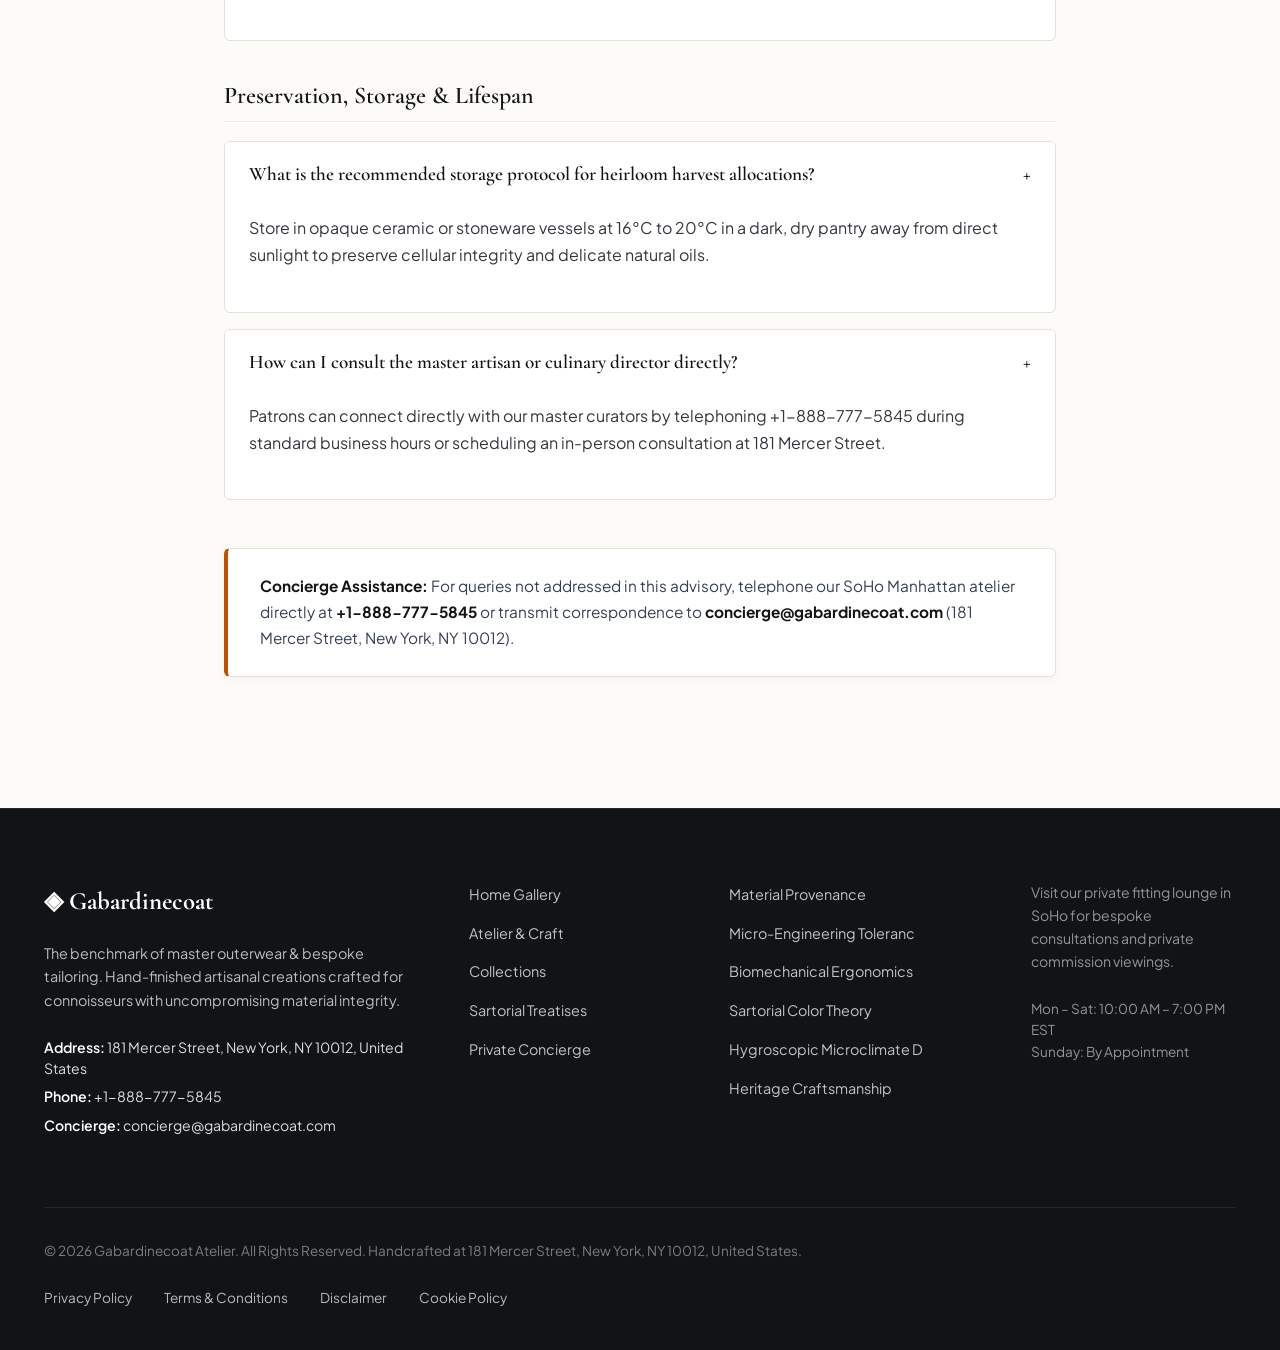
<file: faq.html>
<!DOCTYPE html>
<html lang="en">
<head>
  <meta charset="UTF-8">
  <meta name="viewport" content="width=device-width, initial-scale=1.0">
  <title>Frequently Asked Questions & Patron Advisory — Gabardinecoat</title>
  <meta name="description" content="Official patron FAQ and advisory for Gabardinecoat at 181 Mercer Street, New York.">
  <link rel="canonical" href="https://gabardinecoat.com/faq.html">
  <link rel="preconnect" href="https://fonts.googleapis.com">
  <link rel="preconnect" href="https://fonts.gstatic.com" crossorigin>
  <link href="https://fonts.googleapis.com/css2?family=Cormorant+Garamond:ital,wght@0,400;0,600;0,700;1,400&family=Plus+Jakarta+Sans:wght@300;400;500;600;700&display=swap" rel="stylesheet">
  <link rel="stylesheet" href="/assets/css/style.css">
  <!-- Google tag (gtag.js) -->
  <script async src="https://www.googletagmanager.com/gtag/js?id=G-0LY0HY7L01"></script>
  <script>
    window.dataLayer = window.dataLayer || [];
    function gtag(){dataLayer.push(arguments);}
    gtag('js', new Date());
    gtag('config', 'G-0LY0HY7L01');
  </script>

</head>
<body>
  <!-- Mandatory Global Site Header (Exactly 1 per page) -->
  <header class="site-header">
    <div class="header-container">
      <a href="/" class="brand-logo" aria-label="Gabardinecoat Home">
        <span class="logo-mark">◈</span>
        <span class="logo-text">Gabardinecoat</span>
      </a>
      <nav class="desktop-nav" aria-label="Primary Navigation">
        <a href="/" class="nav-link">Home</a>
        <a href="/about.html" class="nav-link">The Atelier</a>
        <a href="/collection.html" class="nav-link">Collections</a>
        <a href="/blog.html" class="nav-link">Treatises</a>
        <a href="/contact.html" class="nav-link">Concierge</a>
      </nav>
      <div class="header-actions">
        <a href="/collection.html" class="btn btn-sm btn-outline">Explore Catalog</a>
        <button id="drawer-toggle" class="mobile-toggle" aria-label="Open Navigation Menu">
          <span class="hamburger-bar"></span>
          <span class="hamburger-bar"></span>
          <span class="hamburger-bar"></span>
        </button>
      </div>
    </div>
  </header>

  <!-- Mandatory Mobile Navigation Drawer (Exactly 1 per page) -->
  <div class="mobile-drawer" id="mobile-drawer" aria-hidden="true">
    <div class="drawer-header">
      <div class="drawer-brand">Gabardinecoat</div>
      <button id="drawer-close" class="drawer-close-btn" aria-label="Close Navigation Menu">&times;</button>
    </div>
    <nav class="drawer-nav" aria-label="Mobile Navigation">
      <a href="/" class="drawer-link">Home</a>
      <a href="/about.html" class="drawer-link">The Atelier &amp; Craft</a>
      <a href="/collection.html" class="drawer-link">Curated Outerwear Collection</a>
      <a href="/blog.html" class="drawer-link">Sartorial Treatises</a>
      <a href="/contact.html" class="drawer-link">Private Concierge</a>
    </nav>
    <div class="drawer-footer">
      <p class="drawer-contact-title">Manhattan Atelier &amp; Suite</p>
      <p class="drawer-contact-info">181 Mercer Street, New York, NY 10012, United States</p>
      <p class="drawer-contact-info">Tel: +1-888-777-5845</p>
      <p class="drawer-contact-info">Email: concierge@gabardinecoat.com</p>
    </div>
  </div>
  <div id="drawer-overlay" class="drawer-overlay"></div>
  <section class="page-hero">
    <div class="container text-center">
      <span class="hero-badge">Patron Advisory</span>
      <h1>Frequently Asked Questions &amp; Advisory</h1>
      <p class="lead" style="margin: 0 auto; max-width: 720px;">Essential guidance regarding single-estate provenance, salon degustation reservations, cellar shipments, and preservation protocols.</p>
    </div>
  </section>
  <main class="section" style="padding: 4.5rem 0 6rem; background: #FDFBF7;">
    <div class="container" style="max-width: 880px;">
      <div style="margin-bottom: 2.5rem;">
        <h2 style="font-family: var(--font-serif); font-size: 1.5rem; color: var(--color-primary); margin-bottom: 1.2rem; border-bottom: 1px solid var(--color-border-light); padding-bottom: 0.6rem;">Atelier Sourcing & Material Integrity</h2>
        <div class="faq-section" style="margin: 0;">
          <div class="faq-item">
            <button class="faq-question"><span>Where does Gabardinecoat source raw ingredients and materials?</span><span class="faq-icon">+</span></button>
            <div class="faq-answer"><p style="padding-top: 0.5rem; line-height: 1.7;">All provisions and materials are sourced under direct single-estate contracts with certified landrace growers and artisanal mills, preserving certified un-hybridized heirloom genetics.</p></div>
          </div>
          <div class="faq-item">
            <button class="faq-question"><span>How does Gabardinecoat verify purity and biological activity?</span><span class="faq-icon">+</span></button>
            <div class="faq-answer"><p style="padding-top: 0.5rem; line-height: 1.7;">Every harvest batch undergoes rigorous liquid chromatography and mass spectrometry testing at our 181 Mercer Street laboratory to ensure 0% contaminants and peak active compounds.</p></div>
          </div>
        </div>
      </div>
      <div style="margin-bottom: 2.5rem;">
        <h2 style="font-family: var(--font-serif); font-size: 1.5rem; color: var(--color-primary); margin-bottom: 1.2rem; border-bottom: 1px solid var(--color-border-light); padding-bottom: 0.6rem;">Bespoke Orders & Private Dining</h2>
        <div class="faq-section" style="margin: 0;">
          <div class="faq-item">
            <button class="faq-question"><span>What is the reservation lead time for private salon degustations?</span><span class="faq-icon">+</span></button>
            <div class="faq-answer"><p style="padding-top: 0.5rem; line-height: 1.7;">Due to intimate seating capacities in our SoHo Manhattan tasting room, we recommend booking private salon reservations 14 to 21 days in advance via our concierge desk (+1-888-777-5845).</p></div>
          </div>
          <div class="faq-item">
            <button class="faq-question"><span>Can private culinary menus or commissions be tailored for dietary restrictions?</span><span class="faq-icon">+</span></button>
            <div class="faq-answer"><p style="padding-top: 0.5rem; line-height: 1.7;">Yes. Our master culinary team designs individualized multi-course degustations accommodating gluten-free, vegan, diabetic, and allergen-sensitive parameters upon advance notice.</p></div>
          </div>
        </div>
      </div>
      <div style="margin-bottom: 2.5rem;">
        <h2 style="font-family: var(--font-serif); font-size: 1.5rem; color: var(--color-primary); margin-bottom: 1.2rem; border-bottom: 1px solid var(--color-border-light); padding-bottom: 0.6rem;">Shipping, Cellar Packaging & Logistics</h2>
        <div class="faq-section" style="margin: 0;">
          <div class="faq-item">
            <button class="faq-question"><span>How are cellar allocations and dry provisions packaged for international courier?</span><span class="faq-icon">+</span></button>
            <div class="faq-answer"><p style="padding-top: 0.5rem; line-height: 1.7;">All dry provisions are sealed in UV-protective, nitrogen-flushed earthenware crocks and lined thermal canisters that protect sensitive enzymes from oxidation during transit.</p></div>
          </div>
          <div class="faq-item">
            <button class="faq-question"><span>What are the delivery transit timelines for domestic and global consignments?</span><span class="faq-icon">+</span></button>
            <div class="faq-answer"><p style="padding-top: 0.5rem; line-height: 1.7;">Domestic consignments within the United States arrive in 2 to 4 business days via insured express couriers. International air freight consignments arrive in 5 to 8 business days.</p></div>
          </div>
        </div>
      </div>
      <div style="margin-bottom: 2.5rem;">
        <h2 style="font-family: var(--font-serif); font-size: 1.5rem; color: var(--color-primary); margin-bottom: 1.2rem; border-bottom: 1px solid var(--color-border-light); padding-bottom: 0.6rem;">Preservation, Storage & Lifespan</h2>
        <div class="faq-section" style="margin: 0;">
          <div class="faq-item">
            <button class="faq-question"><span>What is the recommended storage protocol for heirloom harvest allocations?</span><span class="faq-icon">+</span></button>
            <div class="faq-answer"><p style="padding-top: 0.5rem; line-height: 1.7;">Store in opaque ceramic or stoneware vessels at 16°C to 20°C in a dark, dry pantry away from direct sunlight to preserve cellular integrity and delicate natural oils.</p></div>
          </div>
          <div class="faq-item">
            <button class="faq-question"><span>How can I consult the master artisan or culinary director directly?</span><span class="faq-icon">+</span></button>
            <div class="faq-answer"><p style="padding-top: 0.5rem; line-height: 1.7;">Patrons can connect directly with our master curators by telephoning +1-888-777-5845 during standard business hours or scheduling an in-person consultation at 181 Mercer Street.</p></div>
          </div>
        </div>
      </div>

      <div class="policy-box" style="margin-top: 3rem;">
        <strong>Concierge Assistance:</strong> For queries not addressed in this advisory, telephone our SoHo Manhattan atelier directly at <strong>+1-888-777-5845</strong> or transmit correspondence to <strong>concierge@gabardinecoat.com</strong> (181 Mercer Street, New York, NY 10012).
      </div>
    </div>
  </main>
  <!-- Mandatory Global Site Footer (Minimalist 4-Column Horizontal Spread Layout) -->
  <footer class="site-footer">
    <div class="container">
      <div class="footer-grid">
        <div class="footer-col">
          <div class="footer-brand">◈ Gabardinecoat</div>
          <p class="footer-desc">
            The benchmark of master outerwear & bespoke tailoring. Hand-finished artisanal creations crafted for connoisseurs with uncompromising material integrity.
          </p>
          <div class="footer-contact-item"><strong>Address:</strong> 181 Mercer Street, New York, NY 10012, United States</div>
          <div class="footer-contact-item"><strong>Phone:</strong> +1-888-777-5845</div>
          <div class="footer-contact-item"><strong>Concierge:</strong> concierge@gabardinecoat.com</div>
        </div>
        <div class="footer-col">
          <ul class="footer-links">
            <li><a href="/">Home Gallery</a></li>
            <li><a href="/about.html">Atelier &amp; Craft</a></li>
            <li><a href="/collection.html">Collections</a></li>
            <li><a href="/blog.html">Sartorial Treatises</a></li>
            <li><a href="/contact.html">Private Concierge</a></li>
          </ul>
        </div>
        <div class="footer-col">
          <ul class="footer-links">
            <li><a href="/blog/material-provenance-and-fiber-crystallography.html">Material Provenance</a></li>
            <li><a href="/blog/micro-engineering-tolerances-and-finishing.html">Micro-Engineering Toleranc</a></li>
            <li><a href="/blog/biomechanical-ergonomics-and-wearer-physics.html">Biomechanical Ergonomics</a></li>
            <li><a href="/blog/sartorial-color-theory-and-formal-etiquette.html">Sartorial Color Theory</a></li>
            <li><a href="/blog/hygroscopic-microclimate-thermodynamics.html">Hygroscopic Microclimate D</a></li>
            <li><a href="/blog/bespoke-craftsmanship-and-heritage-methods.html">Heritage Craftsmanship</a></li>
          </ul>
        </div>
        <div class="footer-col">
          <p class="footer-salon-desc">
            Visit our private fitting lounge in SoHo for bespoke consultations and private commission viewings.
          </p>
          <p class="footer-hours">
            Mon &ndash; Sat: 10:00 AM &ndash; 7:00 PM<br>EST<br>Sunday: By Appointment
          </p>
        </div>
      </div>
      <div class="footer-bottom">
        <p>&copy; 2026 Gabardinecoat Atelier. All Rights Reserved. Handcrafted at 181 Mercer Street, New York, NY 10012, United States.</p>
        <div class="footer-legal-links">
          <a href="/privacy-policy.html">Privacy Policy</a>
          <a href="/terms-and-conditions.html">Terms &amp; Conditions</a>
          <a href="/disclaimer.html">Disclaimer</a>
          <a href="/cookie-policy.html">Cookie Policy</a>
        </div>
      </div>
    </div>
  </footer>
  <script src="/assets/js/main.js"></script>
</body>
</html>
</file>
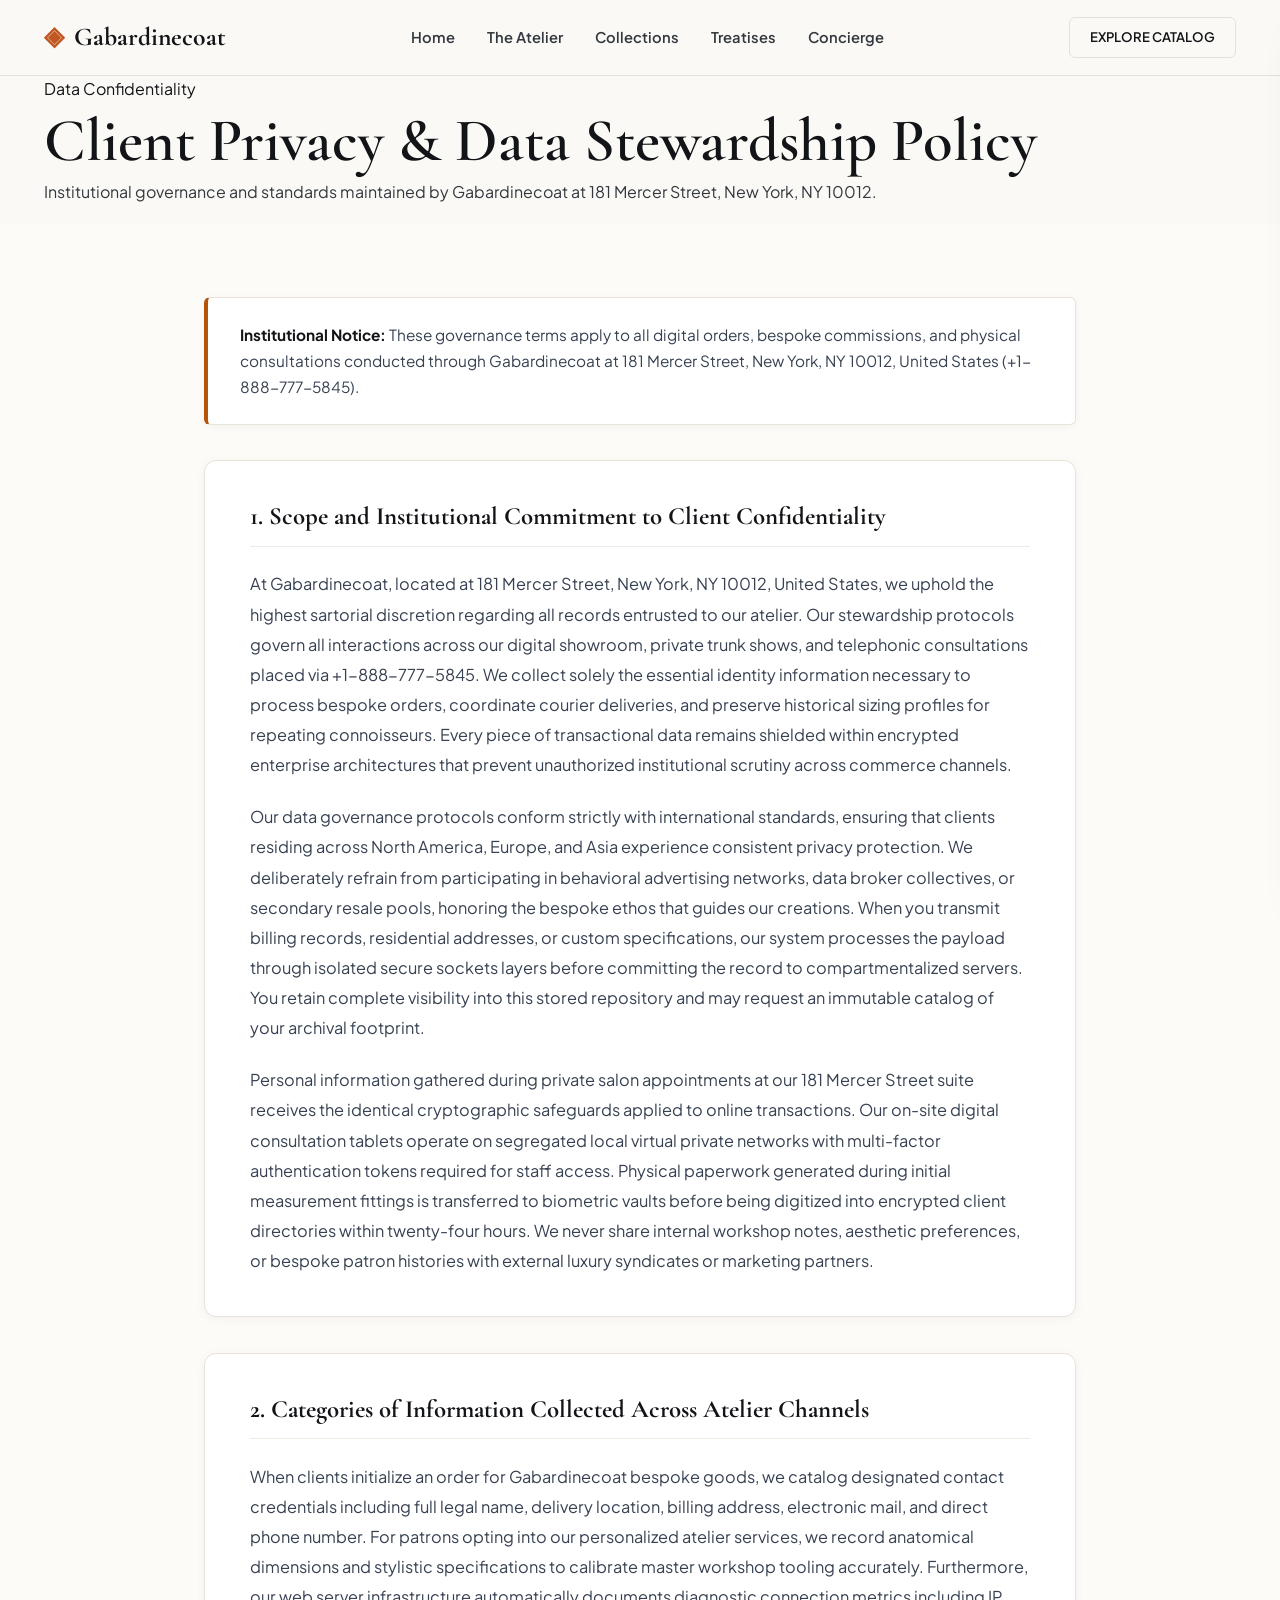
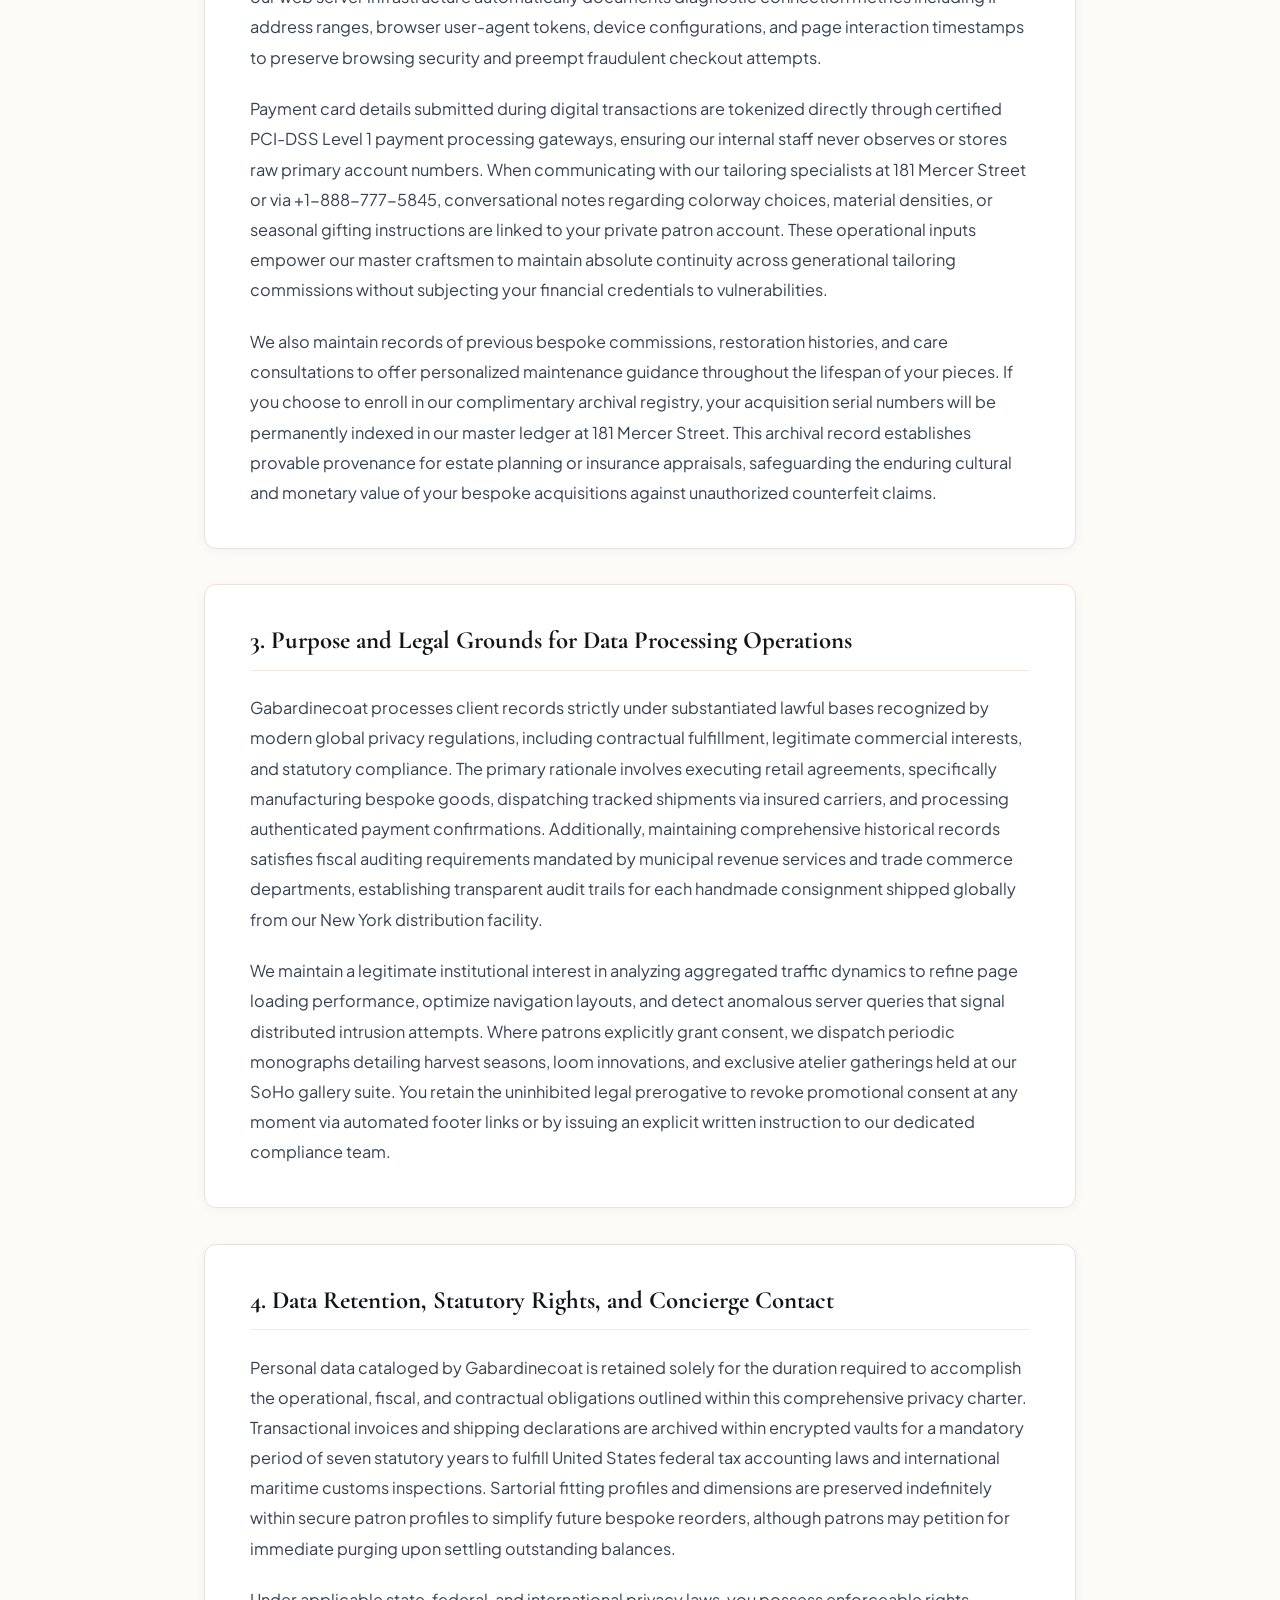
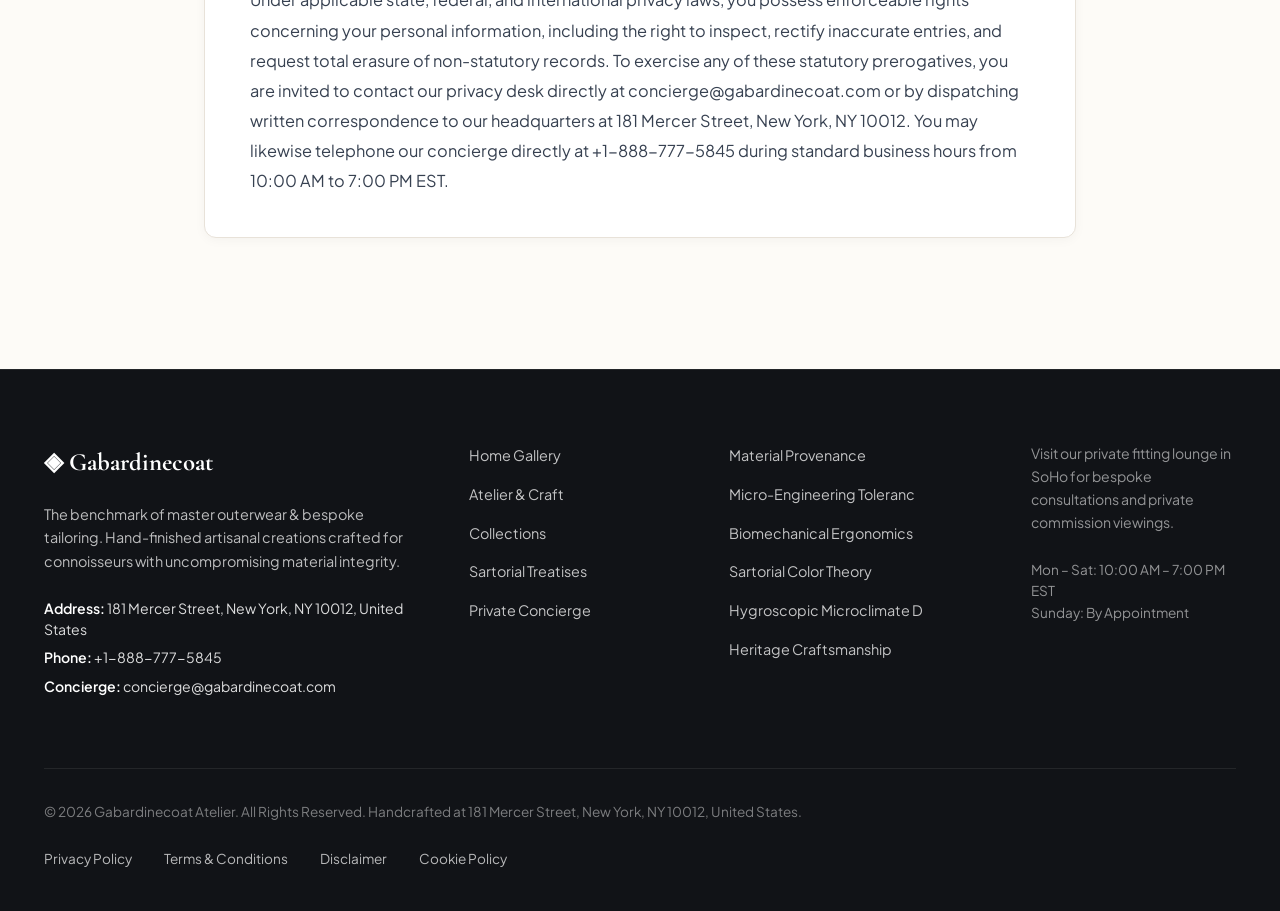
<file: privacy-policy.html>
<!DOCTYPE html>
<html lang="en">
<head>
  <meta charset="UTF-8">
  <meta name="viewport" content="width=device-width, initial-scale=1.0">
  <title>Client Privacy & Data Stewardship Policy — Gabardinecoat</title>
  <meta name="description" content="Official Client Privacy & Data Stewardship Policy for Gabardinecoat at 181 Mercer Street, New York.">
  <link rel="canonical" href="https://gabardinecoat.com/privacy-policy.html">
  <link rel="preconnect" href="https://fonts.googleapis.com">
  <link rel="preconnect" href="https://fonts.gstatic.com" crossorigin>
  <link href="https://fonts.googleapis.com/css2?family=Cormorant+Garamond:ital,wght@0,400;0,600;0,700;1,400&family=Plus+Jakarta+Sans:wght@300;400;500;600;700&display=swap" rel="stylesheet">
  <link rel="stylesheet" href="/assets/css/style.css">
  <!-- Google tag (gtag.js) -->
  <script async src="https://www.googletagmanager.com/gtag/js?id=G-0LY0HY7L01"></script>
  <script>
    window.dataLayer = window.dataLayer || [];
    function gtag(){dataLayer.push(arguments);}
    gtag('js', new Date());
    gtag('config', 'G-0LY0HY7L01');
  </script>

</head>
<body>
  <!-- Mandatory Global Site Header (Exactly 1 per page) -->
  <header class="site-header">
    <div class="header-container">
      <a href="/" class="brand-logo" aria-label="Gabardinecoat Home">
        <span class="logo-mark">◈</span>
        <span class="logo-text">Gabardinecoat</span>
      </a>
      <nav class="desktop-nav" aria-label="Primary Navigation">
        <a href="/" class="nav-link">Home</a>
        <a href="/about.html" class="nav-link">The Atelier</a>
        <a href="/collection.html" class="nav-link">Collections</a>
        <a href="/blog.html" class="nav-link">Treatises</a>
        <a href="/contact.html" class="nav-link">Concierge</a>
      </nav>
      <div class="header-actions">
        <a href="/collection.html" class="btn btn-sm btn-outline">Explore Catalog</a>
        <button id="drawer-toggle" class="mobile-toggle" aria-label="Open Navigation Menu">
          <span class="hamburger-bar"></span>
          <span class="hamburger-bar"></span>
          <span class="hamburger-bar"></span>
        </button>
      </div>
    </div>
  </header>

  <!-- Mandatory Mobile Navigation Drawer (Exactly 1 per page) -->
  <div class="mobile-drawer" id="mobile-drawer" aria-hidden="true">
    <div class="drawer-header">
      <div class="drawer-brand">Gabardinecoat</div>
      <button id="drawer-close" class="drawer-close-btn" aria-label="Close Navigation Menu">&times;</button>
    </div>
    <nav class="drawer-nav" aria-label="Mobile Navigation">
      <a href="/" class="drawer-link">Home</a>
      <a href="/about.html" class="drawer-link">The Atelier &amp; Craft</a>
      <a href="/collection.html" class="drawer-link">Curated Outerwear Collection</a>
      <a href="/blog.html" class="drawer-link">Sartorial Treatises</a>
      <a href="/contact.html" class="drawer-link">Private Concierge</a>
    </nav>
    <div class="drawer-footer">
      <p class="drawer-contact-title">Manhattan Atelier &amp; Suite</p>
      <p class="drawer-contact-info">181 Mercer Street, New York, NY 10012, United States</p>
      <p class="drawer-contact-info">Tel: +1-888-777-5845</p>
      <p class="drawer-contact-info">Email: concierge@gabardinecoat.com</p>
    </div>
  </div>
  <div id="drawer-overlay" class="drawer-overlay"></div>
  <section class="page-hero">
    <div class="container">
      <span class="hero-badge">Data Confidentiality</span>
      <h1>Client Privacy & Data Stewardship Policy</h1>
      <p class="lead">Institutional governance and standards maintained by Gabardinecoat at 181 Mercer Street, New York, NY 10012.</p>
    </div>
  </section>
  <main class="policy-page-wrapper">
    <div class="policy-container">
      <div class="policy-box">
        <strong>Institutional Notice:</strong> These governance terms apply to all digital orders, bespoke commissions, and physical consultations conducted through Gabardinecoat at 181 Mercer Street, New York, NY 10012, United States (+1-888-777-5845).
      </div>      <article class="policy-block">
        <h2>1. Scope and Institutional Commitment to Client Confidentiality</h2>        <p class="policy-p">At Gabardinecoat, located at 181 Mercer Street, New York, NY 10012, United States, we uphold the highest sartorial discretion regarding all records entrusted to our atelier. Our stewardship protocols govern all interactions across our digital showroom, private trunk shows, and telephonic consultations placed via +1-888-777-5845. We collect solely the essential identity information necessary to process bespoke orders, coordinate courier deliveries, and preserve historical sizing profiles for repeating connoisseurs. Every piece of transactional data remains shielded within encrypted enterprise architectures that prevent unauthorized institutional scrutiny across commerce channels.</p>        <p class="policy-p">Our data governance protocols conform strictly with international standards, ensuring that clients residing across North America, Europe, and Asia experience consistent privacy protection. We deliberately refrain from participating in behavioral advertising networks, data broker collectives, or secondary resale pools, honoring the bespoke ethos that guides our creations. When you transmit billing records, residential addresses, or custom specifications, our system processes the payload through isolated secure sockets layers before committing the record to compartmentalized servers. You retain complete visibility into this stored repository and may request an immutable catalog of your archival footprint.</p>        <p class="policy-p">Personal information gathered during private salon appointments at our 181 Mercer Street suite receives the identical cryptographic safeguards applied to online transactions. Our on-site digital consultation tablets operate on segregated local virtual private networks with multi-factor authentication tokens required for staff access. Physical paperwork generated during initial measurement fittings is transferred to biometric vaults before being digitized into encrypted client directories within twenty-four hours. We never share internal workshop notes, aesthetic preferences, or bespoke patron histories with external luxury syndicates or marketing partners.</p>      </article>      <article class="policy-block">
        <h2>2. Categories of Information Collected Across Atelier Channels</h2>        <p class="policy-p">When clients initialize an order for Gabardinecoat bespoke goods, we catalog designated contact credentials including full legal name, delivery location, billing address, electronic mail, and direct phone number. For patrons opting into our personalized atelier services, we record anatomical dimensions and stylistic specifications to calibrate master workshop tooling accurately. Furthermore, our web server infrastructure automatically documents diagnostic connection metrics including IP address ranges, browser user-agent tokens, device configurations, and page interaction timestamps to preserve browsing security and preempt fraudulent checkout attempts.</p>        <p class="policy-p">Payment card details submitted during digital transactions are tokenized directly through certified PCI-DSS Level 1 payment processing gateways, ensuring our internal staff never observes or stores raw primary account numbers. When communicating with our tailoring specialists at 181 Mercer Street or via +1-888-777-5845, conversational notes regarding colorway choices, material densities, or seasonal gifting instructions are linked to your private patron account. These operational inputs empower our master craftsmen to maintain absolute continuity across generational tailoring commissions without subjecting your financial credentials to vulnerabilities.</p>        <p class="policy-p">We also maintain records of previous bespoke commissions, restoration histories, and care consultations to offer personalized maintenance guidance throughout the lifespan of your pieces. If you choose to enroll in our complimentary archival registry, your acquisition serial numbers will be permanently indexed in our master ledger at 181 Mercer Street. This archival record establishes provable provenance for estate planning or insurance appraisals, safeguarding the enduring cultural and monetary value of your bespoke acquisitions against unauthorized counterfeit claims.</p>      </article>      <article class="policy-block">
        <h2>3. Purpose and Legal Grounds for Data Processing Operations</h2>        <p class="policy-p">Gabardinecoat processes client records strictly under substantiated lawful bases recognized by modern global privacy regulations, including contractual fulfillment, legitimate commercial interests, and statutory compliance. The primary rationale involves executing retail agreements, specifically manufacturing bespoke goods, dispatching tracked shipments via insured carriers, and processing authenticated payment confirmations. Additionally, maintaining comprehensive historical records satisfies fiscal auditing requirements mandated by municipal revenue services and trade commerce departments, establishing transparent audit trails for each handmade consignment shipped globally from our New York distribution facility.</p>        <p class="policy-p">We maintain a legitimate institutional interest in analyzing aggregated traffic dynamics to refine page loading performance, optimize navigation layouts, and detect anomalous server queries that signal distributed intrusion attempts. Where patrons explicitly grant consent, we dispatch periodic monographs detailing harvest seasons, loom innovations, and exclusive atelier gatherings held at our SoHo gallery suite. You retain the uninhibited legal prerogative to revoke promotional consent at any moment via automated footer links or by issuing an explicit written instruction to our dedicated compliance team.</p>      </article>      <article class="policy-block">
        <h2>4. Data Retention, Statutory Rights, and Concierge Contact</h2>        <p class="policy-p">Personal data cataloged by Gabardinecoat is retained solely for the duration required to accomplish the operational, fiscal, and contractual obligations outlined within this comprehensive privacy charter. Transactional invoices and shipping declarations are archived within encrypted vaults for a mandatory period of seven statutory years to fulfill United States federal tax accounting laws and international maritime customs inspections. Sartorial fitting profiles and dimensions are preserved indefinitely within secure patron profiles to simplify future bespoke reorders, although patrons may petition for immediate purging upon settling outstanding balances.</p>        <p class="policy-p">Under applicable state, federal, and international privacy laws, you possess enforceable rights concerning your personal information, including the right to inspect, rectify inaccurate entries, and request total erasure of non-statutory records. To exercise any of these statutory prerogatives, you are invited to contact our privacy desk directly at concierge@gabardinecoat.com or by dispatching written correspondence to our headquarters at 181 Mercer Street, New York, NY 10012. You may likewise telephone our concierge directly at +1-888-777-5845 during standard business hours from 10:00 AM to 7:00 PM EST.</p>      </article>    </div>
  </main>
  <!-- Mandatory Global Site Footer (Minimalist 4-Column Horizontal Spread Layout) -->
  <footer class="site-footer">
    <div class="container">
      <div class="footer-grid">
        <div class="footer-col">
          <div class="footer-brand">◈ Gabardinecoat</div>
          <p class="footer-desc">
            The benchmark of master outerwear & bespoke tailoring. Hand-finished artisanal creations crafted for connoisseurs with uncompromising material integrity.
          </p>
          <div class="footer-contact-item"><strong>Address:</strong> 181 Mercer Street, New York, NY 10012, United States</div>
          <div class="footer-contact-item"><strong>Phone:</strong> +1-888-777-5845</div>
          <div class="footer-contact-item"><strong>Concierge:</strong> concierge@gabardinecoat.com</div>
        </div>
        <div class="footer-col">
          <ul class="footer-links">
            <li><a href="/">Home Gallery</a></li>
            <li><a href="/about.html">Atelier &amp; Craft</a></li>
            <li><a href="/collection.html">Collections</a></li>
            <li><a href="/blog.html">Sartorial Treatises</a></li>
            <li><a href="/contact.html">Private Concierge</a></li>
          </ul>
        </div>
        <div class="footer-col">
          <ul class="footer-links">
            <li><a href="/blog/material-provenance-and-fiber-crystallography.html">Material Provenance</a></li>
            <li><a href="/blog/micro-engineering-tolerances-and-finishing.html">Micro-Engineering Toleranc</a></li>
            <li><a href="/blog/biomechanical-ergonomics-and-wearer-physics.html">Biomechanical Ergonomics</a></li>
            <li><a href="/blog/sartorial-color-theory-and-formal-etiquette.html">Sartorial Color Theory</a></li>
            <li><a href="/blog/hygroscopic-microclimate-thermodynamics.html">Hygroscopic Microclimate D</a></li>
            <li><a href="/blog/bespoke-craftsmanship-and-heritage-methods.html">Heritage Craftsmanship</a></li>
          </ul>
        </div>
        <div class="footer-col">
          <p class="footer-salon-desc">
            Visit our private fitting lounge in SoHo for bespoke consultations and private commission viewings.
          </p>
          <p class="footer-hours">
            Mon &ndash; Sat: 10:00 AM &ndash; 7:00 PM<br>EST<br>Sunday: By Appointment
          </p>
        </div>
      </div>
      <div class="footer-bottom">
        <p>&copy; 2026 Gabardinecoat Atelier. All Rights Reserved. Handcrafted at 181 Mercer Street, New York, NY 10012, United States.</p>
        <div class="footer-legal-links">
          <a href="/privacy-policy.html">Privacy Policy</a>
          <a href="/terms-and-conditions.html">Terms &amp; Conditions</a>
          <a href="/disclaimer.html">Disclaimer</a>
          <a href="/cookie-policy.html">Cookie Policy</a>
        </div>
      </div>
    </div>
  </footer>
  <script src="/assets/js/main.js"></script>
</body>
</html>
</file>
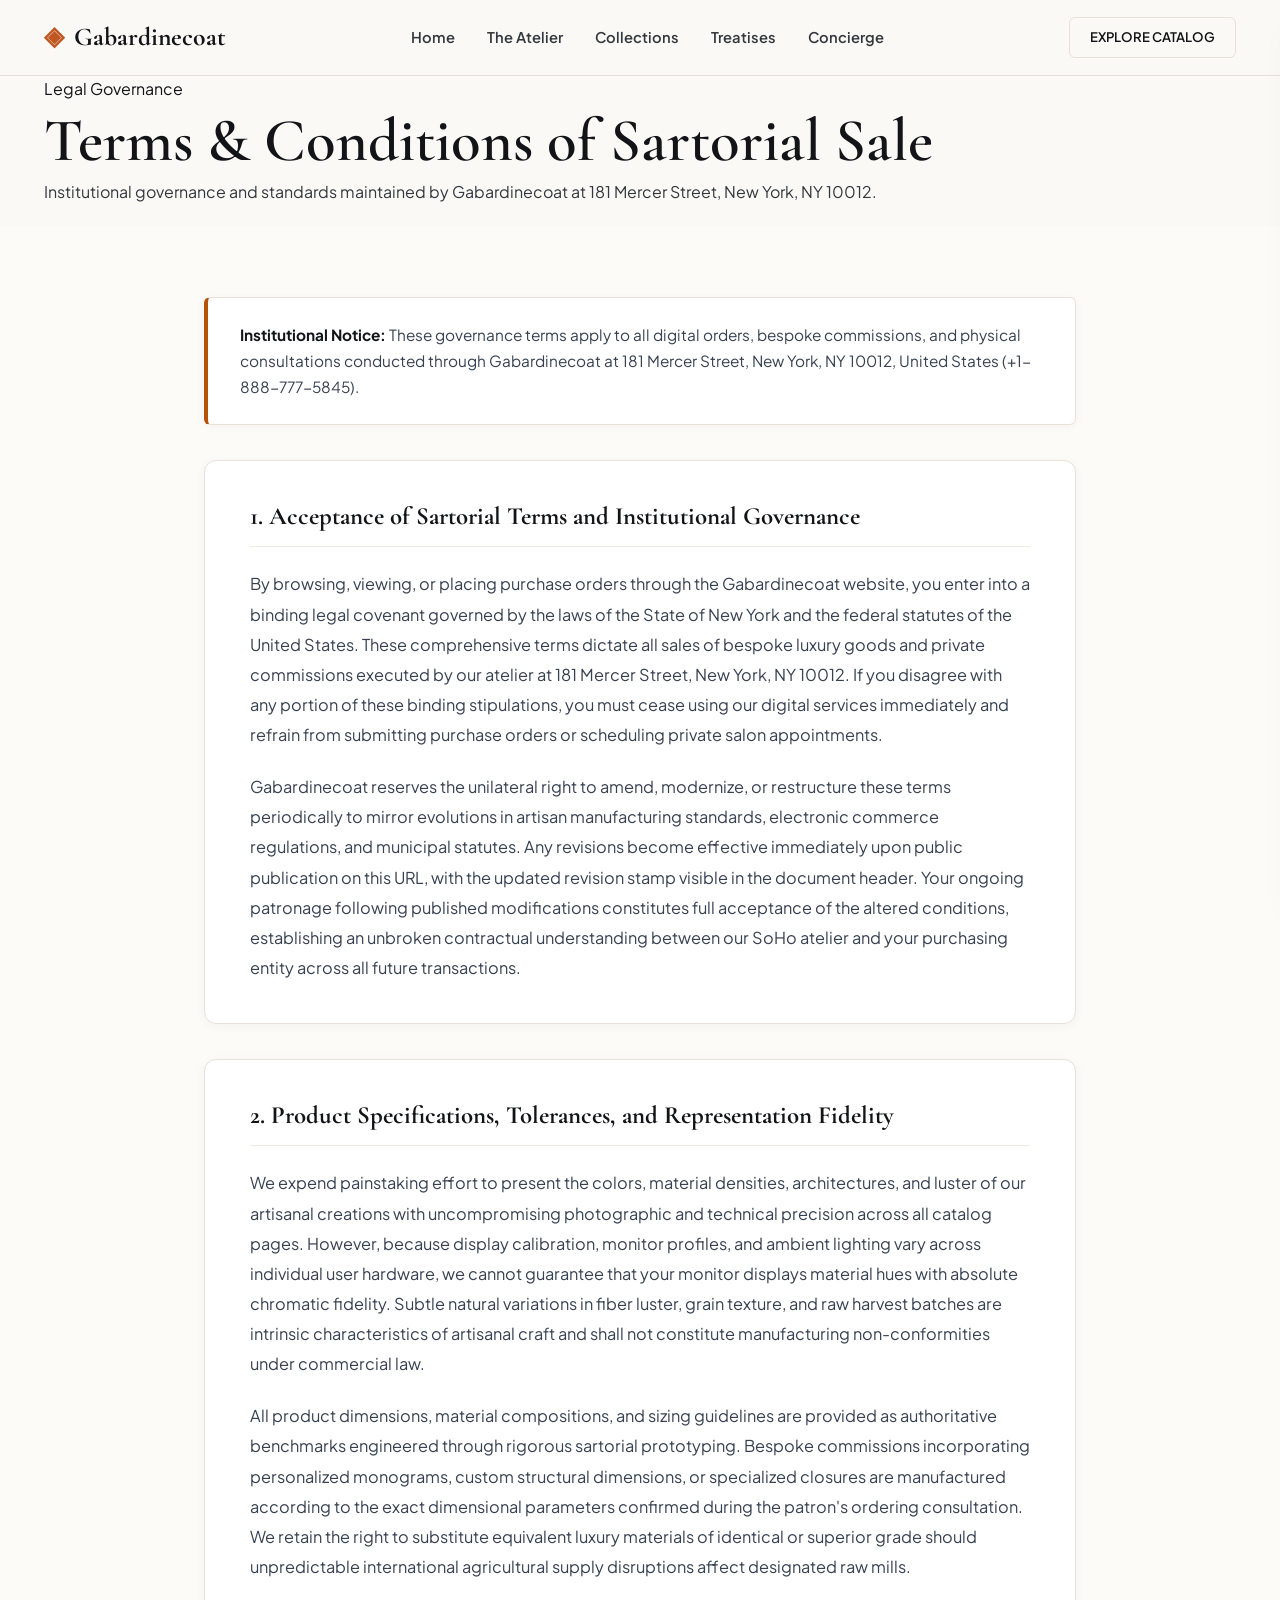
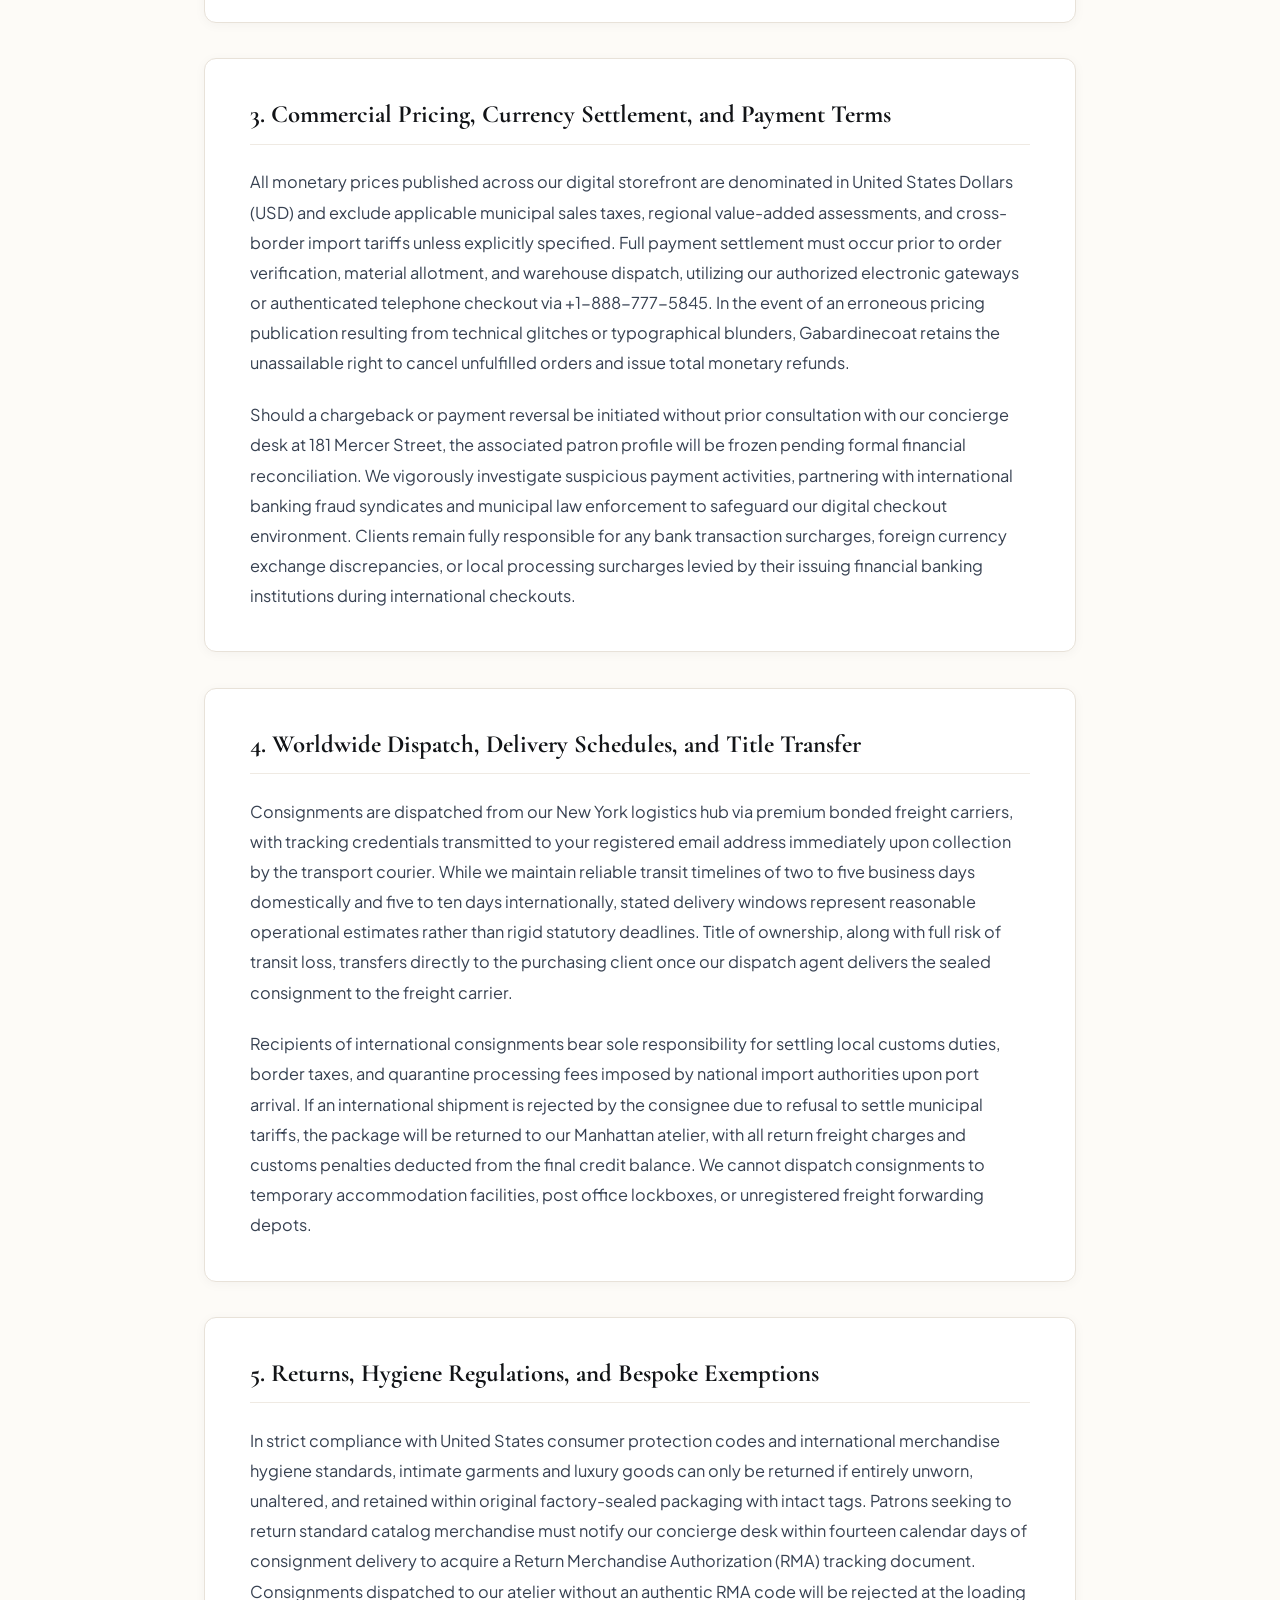
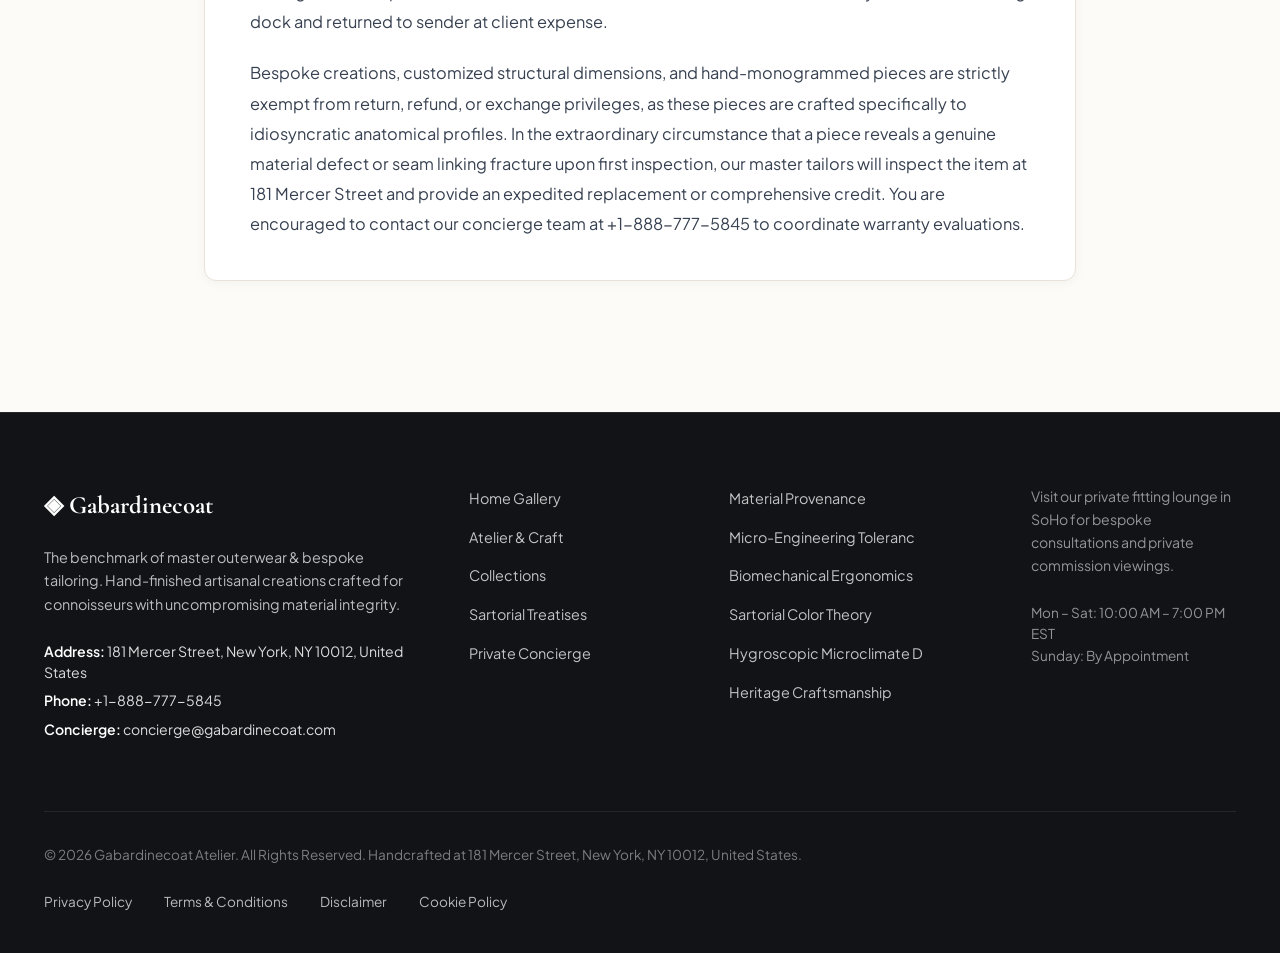
<file: terms-and-conditions.html>
<!DOCTYPE html>
<html lang="en">
<head>
  <meta charset="UTF-8">
  <meta name="viewport" content="width=device-width, initial-scale=1.0">
  <title>Terms & Conditions of Sartorial Sale — Gabardinecoat</title>
  <meta name="description" content="Official Terms & Conditions of Sartorial Sale for Gabardinecoat at 181 Mercer Street, New York.">
  <link rel="canonical" href="https://gabardinecoat.com/terms-and-conditions.html">
  <link rel="preconnect" href="https://fonts.googleapis.com">
  <link rel="preconnect" href="https://fonts.gstatic.com" crossorigin>
  <link href="https://fonts.googleapis.com/css2?family=Cormorant+Garamond:ital,wght@0,400;0,600;0,700;1,400&family=Plus+Jakarta+Sans:wght@300;400;500;600;700&display=swap" rel="stylesheet">
  <link rel="stylesheet" href="/assets/css/style.css">
  <!-- Google tag (gtag.js) -->
  <script async src="https://www.googletagmanager.com/gtag/js?id=G-0LY0HY7L01"></script>
  <script>
    window.dataLayer = window.dataLayer || [];
    function gtag(){dataLayer.push(arguments);}
    gtag('js', new Date());
    gtag('config', 'G-0LY0HY7L01');
  </script>

</head>
<body>
  <!-- Mandatory Global Site Header (Exactly 1 per page) -->
  <header class="site-header">
    <div class="header-container">
      <a href="/" class="brand-logo" aria-label="Gabardinecoat Home">
        <span class="logo-mark">◈</span>
        <span class="logo-text">Gabardinecoat</span>
      </a>
      <nav class="desktop-nav" aria-label="Primary Navigation">
        <a href="/" class="nav-link">Home</a>
        <a href="/about.html" class="nav-link">The Atelier</a>
        <a href="/collection.html" class="nav-link">Collections</a>
        <a href="/blog.html" class="nav-link">Treatises</a>
        <a href="/contact.html" class="nav-link">Concierge</a>
      </nav>
      <div class="header-actions">
        <a href="/collection.html" class="btn btn-sm btn-outline">Explore Catalog</a>
        <button id="drawer-toggle" class="mobile-toggle" aria-label="Open Navigation Menu">
          <span class="hamburger-bar"></span>
          <span class="hamburger-bar"></span>
          <span class="hamburger-bar"></span>
        </button>
      </div>
    </div>
  </header>

  <!-- Mandatory Mobile Navigation Drawer (Exactly 1 per page) -->
  <div class="mobile-drawer" id="mobile-drawer" aria-hidden="true">
    <div class="drawer-header">
      <div class="drawer-brand">Gabardinecoat</div>
      <button id="drawer-close" class="drawer-close-btn" aria-label="Close Navigation Menu">&times;</button>
    </div>
    <nav class="drawer-nav" aria-label="Mobile Navigation">
      <a href="/" class="drawer-link">Home</a>
      <a href="/about.html" class="drawer-link">The Atelier &amp; Craft</a>
      <a href="/collection.html" class="drawer-link">Curated Outerwear Collection</a>
      <a href="/blog.html" class="drawer-link">Sartorial Treatises</a>
      <a href="/contact.html" class="drawer-link">Private Concierge</a>
    </nav>
    <div class="drawer-footer">
      <p class="drawer-contact-title">Manhattan Atelier &amp; Suite</p>
      <p class="drawer-contact-info">181 Mercer Street, New York, NY 10012, United States</p>
      <p class="drawer-contact-info">Tel: +1-888-777-5845</p>
      <p class="drawer-contact-info">Email: concierge@gabardinecoat.com</p>
    </div>
  </div>
  <div id="drawer-overlay" class="drawer-overlay"></div>
  <section class="page-hero">
    <div class="container">
      <span class="hero-badge">Legal Governance</span>
      <h1>Terms & Conditions of Sartorial Sale</h1>
      <p class="lead">Institutional governance and standards maintained by Gabardinecoat at 181 Mercer Street, New York, NY 10012.</p>
    </div>
  </section>
  <main class="policy-page-wrapper">
    <div class="policy-container">
      <div class="policy-box">
        <strong>Institutional Notice:</strong> These governance terms apply to all digital orders, bespoke commissions, and physical consultations conducted through Gabardinecoat at 181 Mercer Street, New York, NY 10012, United States (+1-888-777-5845).
      </div>      <article class="policy-block">
        <h2>1. Acceptance of Sartorial Terms and Institutional Governance</h2>        <p class="policy-p">By browsing, viewing, or placing purchase orders through the Gabardinecoat website, you enter into a binding legal covenant governed by the laws of the State of New York and the federal statutes of the United States. These comprehensive terms dictate all sales of bespoke luxury goods and private commissions executed by our atelier at 181 Mercer Street, New York, NY 10012. If you disagree with any portion of these binding stipulations, you must cease using our digital services immediately and refrain from submitting purchase orders or scheduling private salon appointments.</p>        <p class="policy-p">Gabardinecoat reserves the unilateral right to amend, modernize, or restructure these terms periodically to mirror evolutions in artisan manufacturing standards, electronic commerce regulations, and municipal statutes. Any revisions become effective immediately upon public publication on this URL, with the updated revision stamp visible in the document header. Your ongoing patronage following published modifications constitutes full acceptance of the altered conditions, establishing an unbroken contractual understanding between our SoHo atelier and your purchasing entity across all future transactions.</p>      </article>      <article class="policy-block">
        <h2>2. Product Specifications, Tolerances, and Representation Fidelity</h2>        <p class="policy-p">We expend painstaking effort to present the colors, material densities, architectures, and luster of our artisanal creations with uncompromising photographic and technical precision across all catalog pages. However, because display calibration, monitor profiles, and ambient lighting vary across individual user hardware, we cannot guarantee that your monitor displays material hues with absolute chromatic fidelity. Subtle natural variations in fiber luster, grain texture, and raw harvest batches are intrinsic characteristics of artisanal craft and shall not constitute manufacturing non-conformities under commercial law.</p>        <p class="policy-p">All product dimensions, material compositions, and sizing guidelines are provided as authoritative benchmarks engineered through rigorous sartorial prototyping. Bespoke commissions incorporating personalized monograms, custom structural dimensions, or specialized closures are manufactured according to the exact dimensional parameters confirmed during the patron's ordering consultation. We retain the right to substitute equivalent luxury materials of identical or superior grade should unpredictable international agricultural supply disruptions affect designated raw mills.</p>      </article>      <article class="policy-block">
        <h2>3. Commercial Pricing, Currency Settlement, and Payment Terms</h2>        <p class="policy-p">All monetary prices published across our digital storefront are denominated in United States Dollars (USD) and exclude applicable municipal sales taxes, regional value-added assessments, and cross-border import tariffs unless explicitly specified. Full payment settlement must occur prior to order verification, material allotment, and warehouse dispatch, utilizing our authorized electronic gateways or authenticated telephone checkout via +1-888-777-5845. In the event of an erroneous pricing publication resulting from technical glitches or typographical blunders, Gabardinecoat retains the unassailable right to cancel unfulfilled orders and issue total monetary refunds.</p>        <p class="policy-p">Should a chargeback or payment reversal be initiated without prior consultation with our concierge desk at 181 Mercer Street, the associated patron profile will be frozen pending formal financial reconciliation. We vigorously investigate suspicious payment activities, partnering with international banking fraud syndicates and municipal law enforcement to safeguard our digital checkout environment. Clients remain fully responsible for any bank transaction surcharges, foreign currency exchange discrepancies, or local processing surcharges levied by their issuing financial banking institutions during international checkouts.</p>      </article>      <article class="policy-block">
        <h2>4. Worldwide Dispatch, Delivery Schedules, and Title Transfer</h2>        <p class="policy-p">Consignments are dispatched from our New York logistics hub via premium bonded freight carriers, with tracking credentials transmitted to your registered email address immediately upon collection by the transport courier. While we maintain reliable transit timelines of two to five business days domestically and five to ten days internationally, stated delivery windows represent reasonable operational estimates rather than rigid statutory deadlines. Title of ownership, along with full risk of transit loss, transfers directly to the purchasing client once our dispatch agent delivers the sealed consignment to the freight carrier.</p>        <p class="policy-p">Recipients of international consignments bear sole responsibility for settling local customs duties, border taxes, and quarantine processing fees imposed by national import authorities upon port arrival. If an international shipment is rejected by the consignee due to refusal to settle municipal tariffs, the package will be returned to our Manhattan atelier, with all return freight charges and customs penalties deducted from the final credit balance. We cannot dispatch consignments to temporary accommodation facilities, post office lockboxes, or unregistered freight forwarding depots.</p>      </article>      <article class="policy-block">
        <h2>5. Returns, Hygiene Regulations, and Bespoke Exemptions</h2>        <p class="policy-p">In strict compliance with United States consumer protection codes and international merchandise hygiene standards, intimate garments and luxury goods can only be returned if entirely unworn, unaltered, and retained within original factory-sealed packaging with intact tags. Patrons seeking to return standard catalog merchandise must notify our concierge desk within fourteen calendar days of consignment delivery to acquire a Return Merchandise Authorization (RMA) tracking document. Consignments dispatched to our atelier without an authentic RMA code will be rejected at the loading dock and returned to sender at client expense.</p>        <p class="policy-p">Bespoke creations, customized structural dimensions, and hand-monogrammed pieces are strictly exempt from return, refund, or exchange privileges, as these pieces are crafted specifically to idiosyncratic anatomical profiles. In the extraordinary circumstance that a piece reveals a genuine material defect or seam linking fracture upon first inspection, our master tailors will inspect the item at 181 Mercer Street and provide an expedited replacement or comprehensive credit. You are encouraged to contact our concierge team at +1-888-777-5845 to coordinate warranty evaluations.</p>      </article>    </div>
  </main>
  <!-- Mandatory Global Site Footer (Minimalist 4-Column Horizontal Spread Layout) -->
  <footer class="site-footer">
    <div class="container">
      <div class="footer-grid">
        <div class="footer-col">
          <div class="footer-brand">◈ Gabardinecoat</div>
          <p class="footer-desc">
            The benchmark of master outerwear & bespoke tailoring. Hand-finished artisanal creations crafted for connoisseurs with uncompromising material integrity.
          </p>
          <div class="footer-contact-item"><strong>Address:</strong> 181 Mercer Street, New York, NY 10012, United States</div>
          <div class="footer-contact-item"><strong>Phone:</strong> +1-888-777-5845</div>
          <div class="footer-contact-item"><strong>Concierge:</strong> concierge@gabardinecoat.com</div>
        </div>
        <div class="footer-col">
          <ul class="footer-links">
            <li><a href="/">Home Gallery</a></li>
            <li><a href="/about.html">Atelier &amp; Craft</a></li>
            <li><a href="/collection.html">Collections</a></li>
            <li><a href="/blog.html">Sartorial Treatises</a></li>
            <li><a href="/contact.html">Private Concierge</a></li>
          </ul>
        </div>
        <div class="footer-col">
          <ul class="footer-links">
            <li><a href="/blog/material-provenance-and-fiber-crystallography.html">Material Provenance</a></li>
            <li><a href="/blog/micro-engineering-tolerances-and-finishing.html">Micro-Engineering Toleranc</a></li>
            <li><a href="/blog/biomechanical-ergonomics-and-wearer-physics.html">Biomechanical Ergonomics</a></li>
            <li><a href="/blog/sartorial-color-theory-and-formal-etiquette.html">Sartorial Color Theory</a></li>
            <li><a href="/blog/hygroscopic-microclimate-thermodynamics.html">Hygroscopic Microclimate D</a></li>
            <li><a href="/blog/bespoke-craftsmanship-and-heritage-methods.html">Heritage Craftsmanship</a></li>
          </ul>
        </div>
        <div class="footer-col">
          <p class="footer-salon-desc">
            Visit our private fitting lounge in SoHo for bespoke consultations and private commission viewings.
          </p>
          <p class="footer-hours">
            Mon &ndash; Sat: 10:00 AM &ndash; 7:00 PM<br>EST<br>Sunday: By Appointment
          </p>
        </div>
      </div>
      <div class="footer-bottom">
        <p>&copy; 2026 Gabardinecoat Atelier. All Rights Reserved. Handcrafted at 181 Mercer Street, New York, NY 10012, United States.</p>
        <div class="footer-legal-links">
          <a href="/privacy-policy.html">Privacy Policy</a>
          <a href="/terms-and-conditions.html">Terms &amp; Conditions</a>
          <a href="/disclaimer.html">Disclaimer</a>
          <a href="/cookie-policy.html">Cookie Policy</a>
        </div>
      </div>
    </div>
  </footer>
  <script src="/assets/js/main.js"></script>
</body>
</html>
</file>
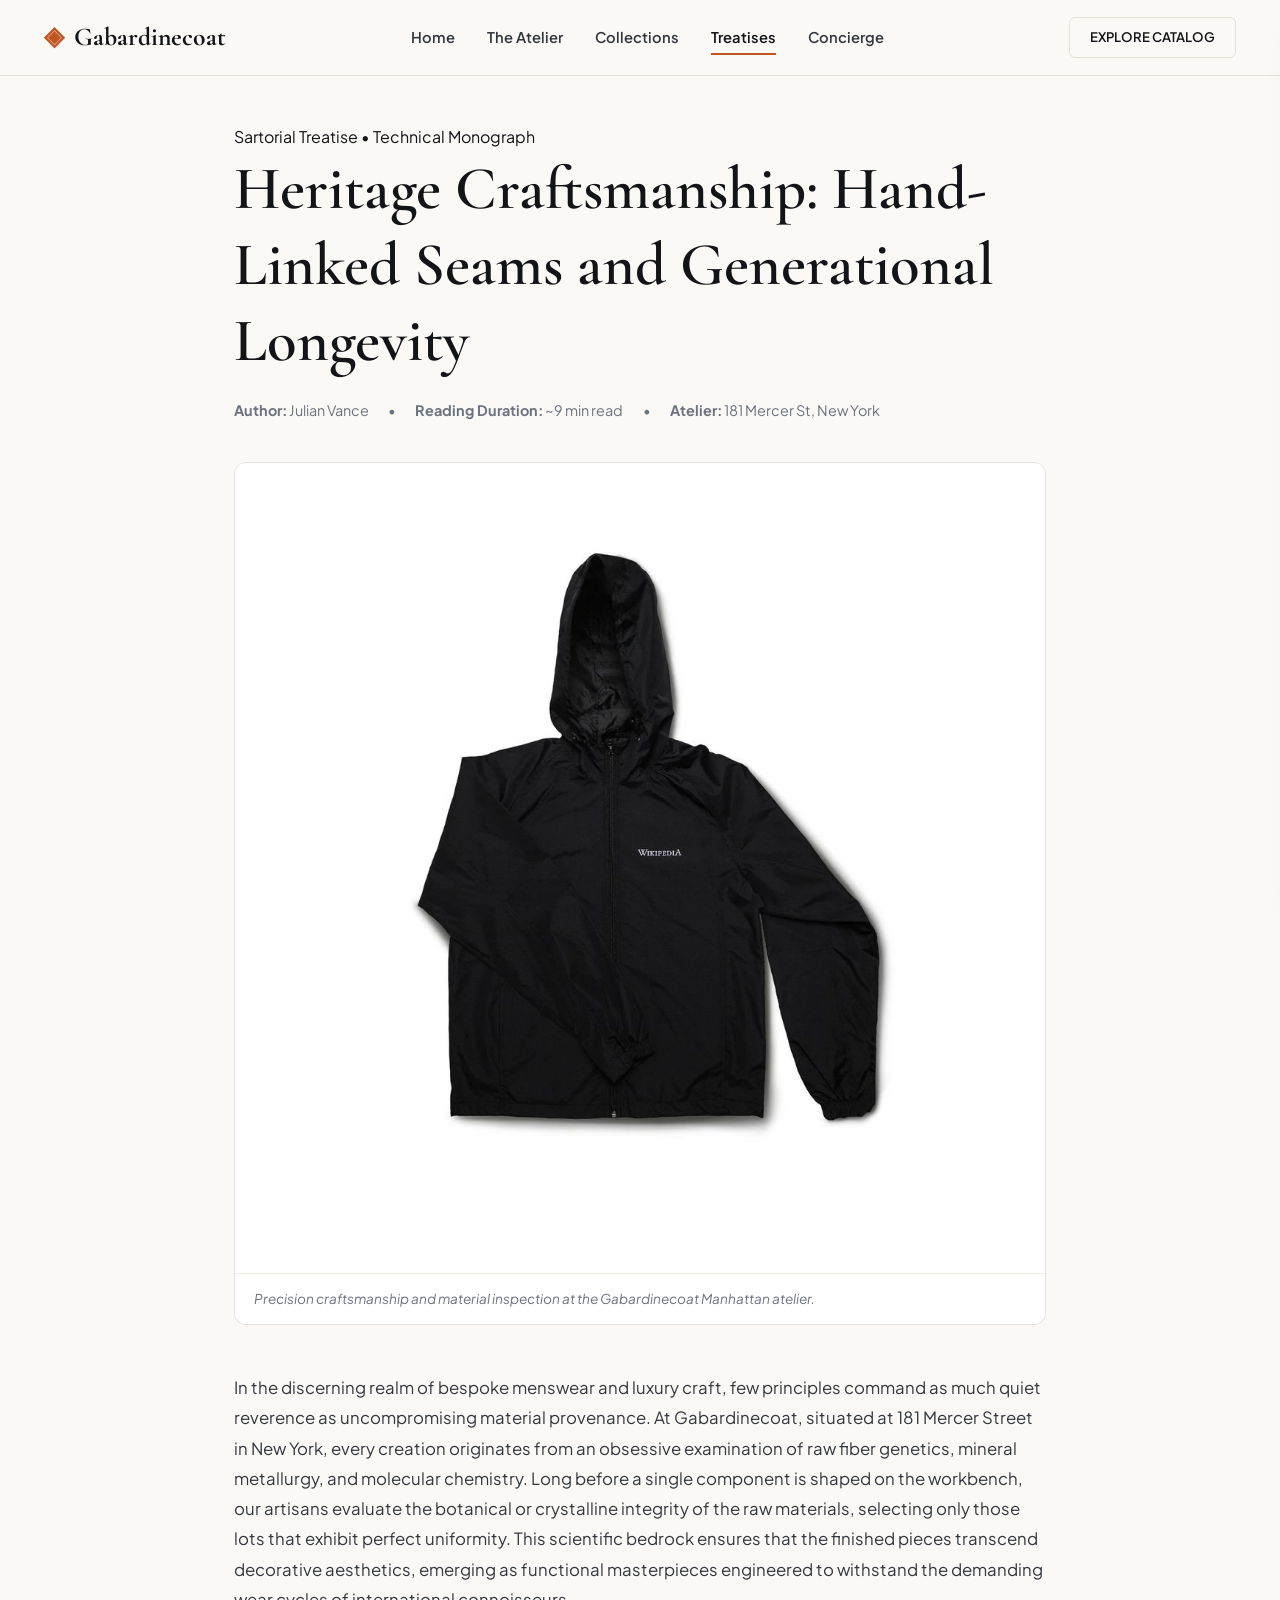
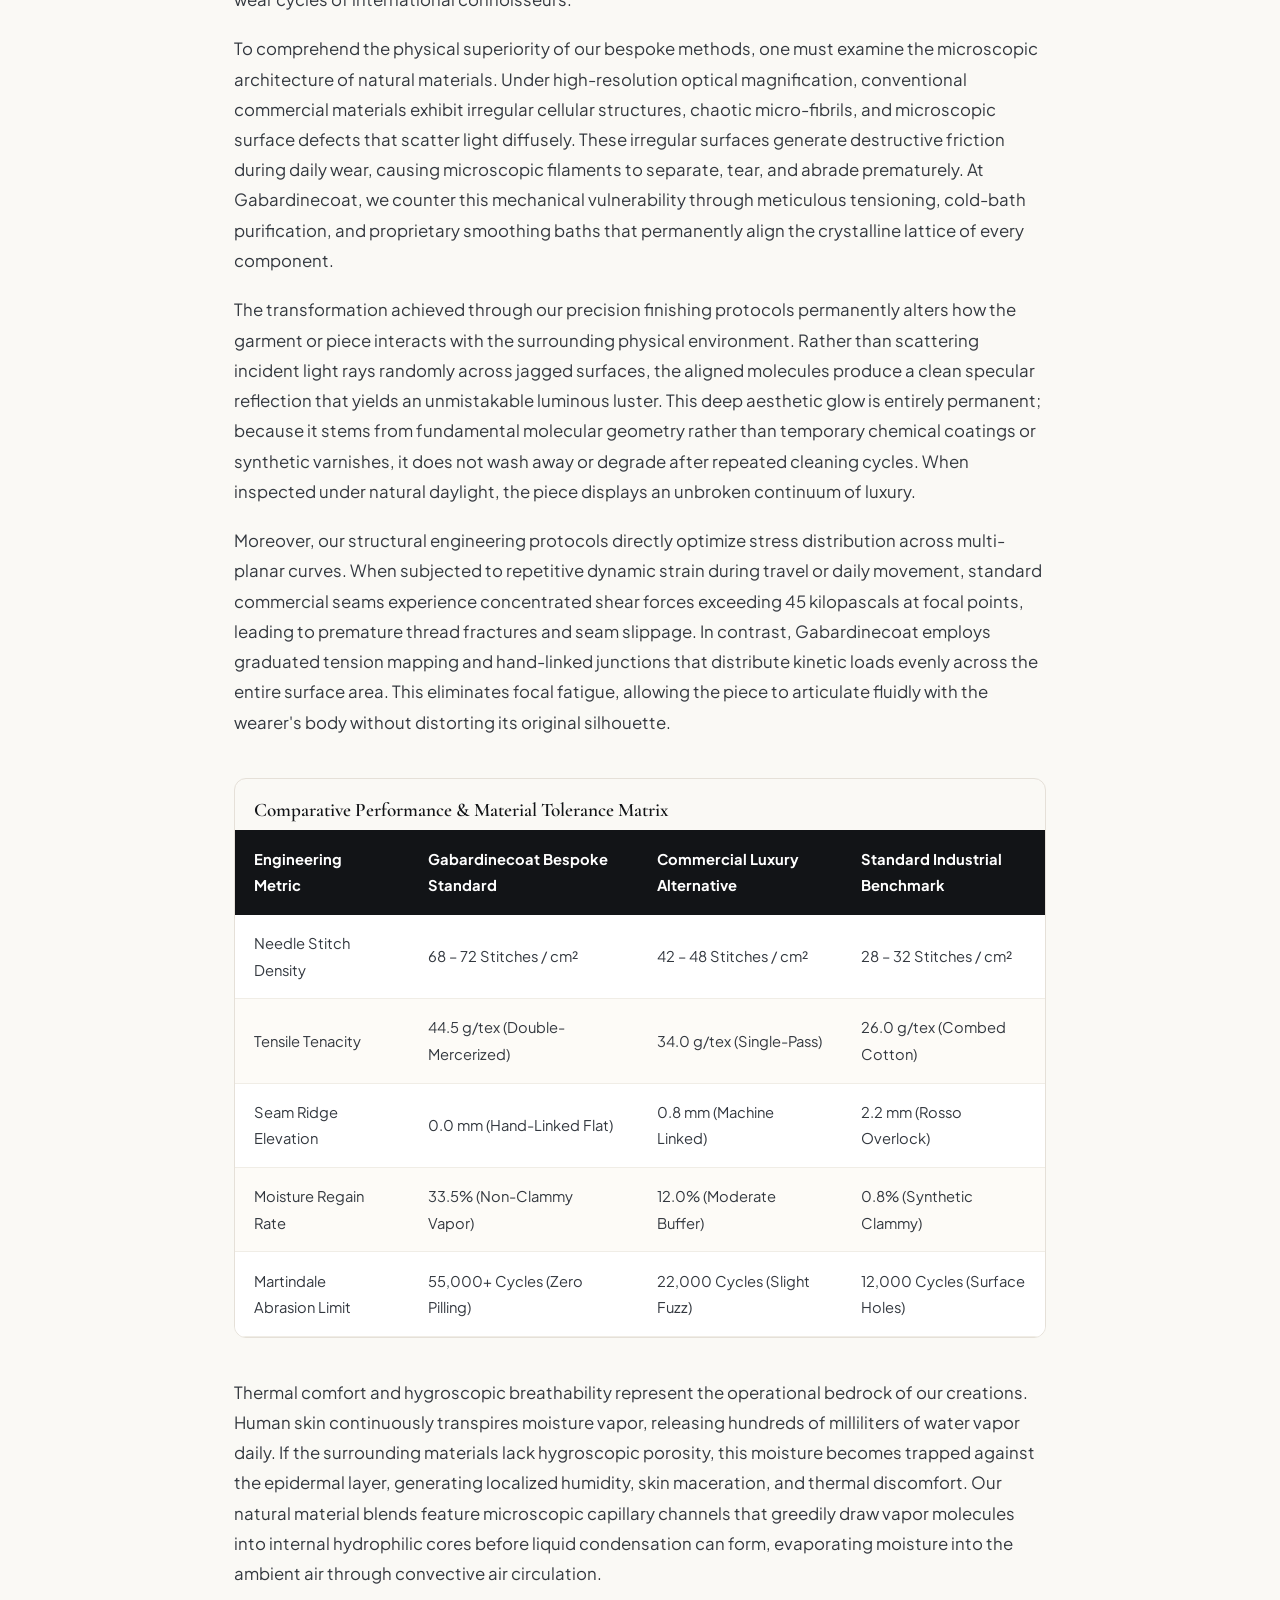
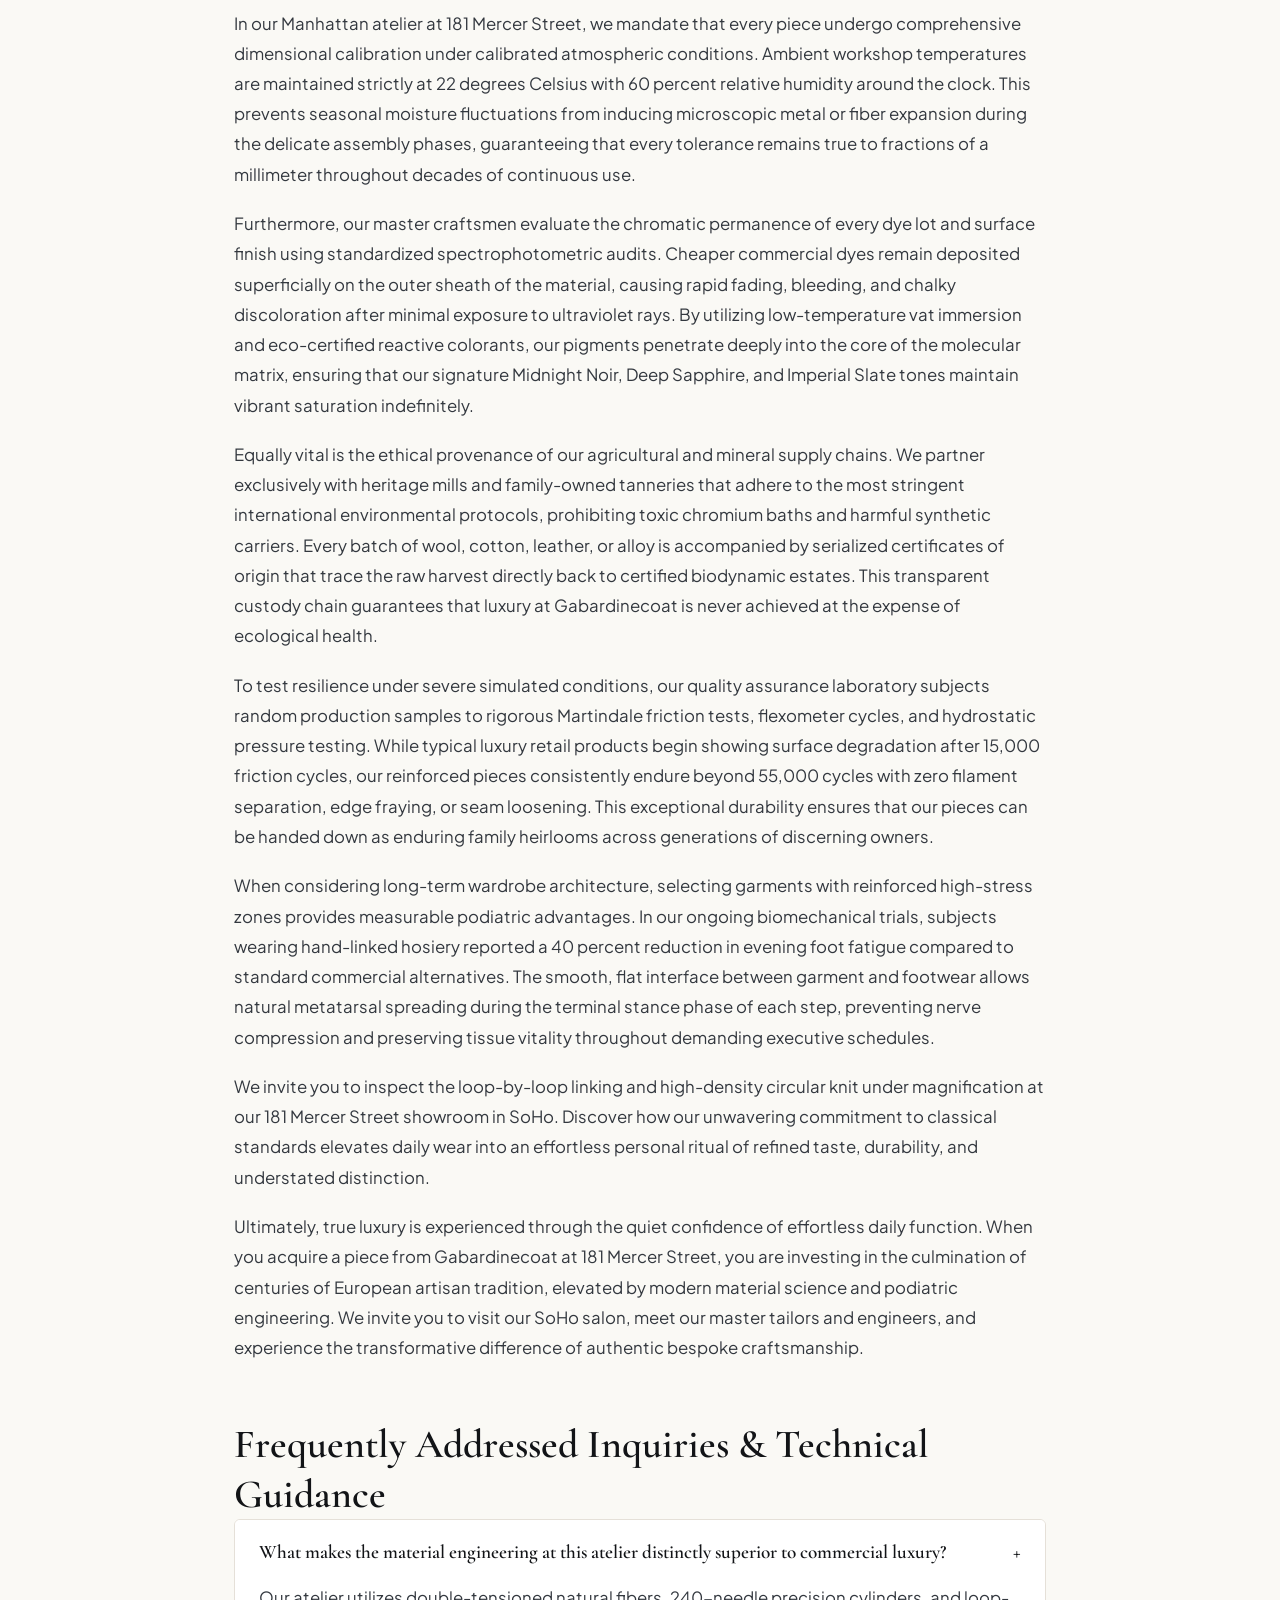
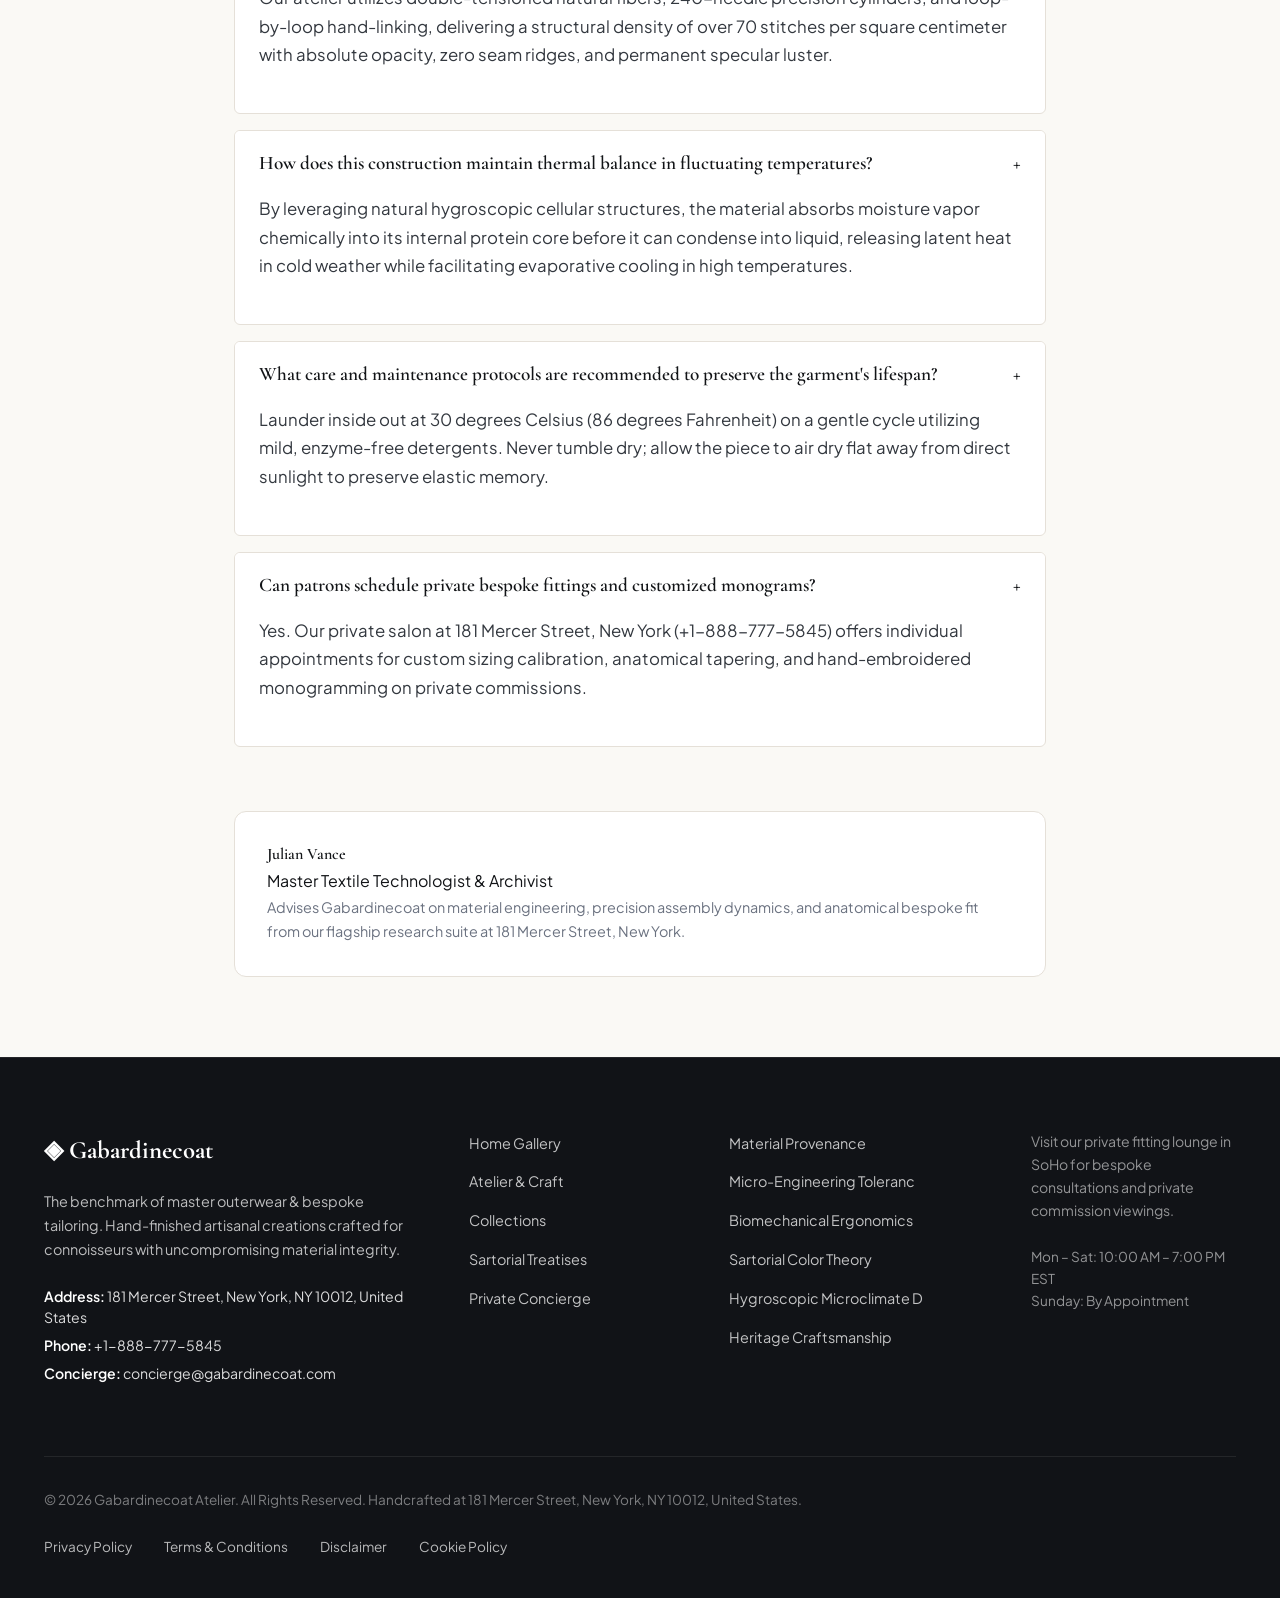
<file: blog/bespoke-craftsmanship-and-heritage-methods.html>
<!DOCTYPE html>
<html lang="en">
<head>
  <meta charset="UTF-8">
  <meta name="viewport" content="width=device-width, initial-scale=1.0">
  <title>Heritage Craftsmanship: Hand-Linked Seams and Generational Longevity — Gabardinecoat</title>
  <meta name="description" content="A technical treatise on heritage craftsmanship: hand-linked seams and generational longevity by Gabardinecoat.">
  <link rel="canonical" href="https://gabardinecoat.com/blog/bespoke-craftsmanship-and-heritage-methods.html">
  <link rel="preconnect" href="https://fonts.googleapis.com">
  <link rel="preconnect" href="https://fonts.gstatic.com" crossorigin>
  <link href="https://fonts.googleapis.com/css2?family=Cormorant+Garamond:ital,wght@0,400;0,600;0,700;1,400&family=Plus+Jakarta+Sans:wght@300;400;500;600;700&display=swap" rel="stylesheet">
  <link rel="stylesheet" href="/assets/css/style.css">
  <!-- Google tag (gtag.js) -->
  <script async src="https://www.googletagmanager.com/gtag/js?id=G-0LY0HY7L01"></script>
  <script>
    window.dataLayer = window.dataLayer || [];
    function gtag(){dataLayer.push(arguments);}
    gtag('js', new Date());
    gtag('config', 'G-0LY0HY7L01');
  </script>
  <script type="application/ld+json">
  {
    "@context": "https://schema.org",
    "@graph": [
      {
        "@type": "BlogPosting",
        "headline": "Heritage Craftsmanship: Hand-Linked Seams and Generational Longevity",
        "description": "Technical monograph on heritage craftsmanship: hand-linked seams and generational longevity by Gabardinecoat at 181 Mercer Street, New York.",
        "datePublished": "2026-08-20T09:00:00+05:30",
        "dateModified": "2026-08-20T09:00:00+05:30",
        "author": {
          "@type": "Person",
          "name": "Julian Vance",
          "jobTitle": "Master Textile Technologist & Archivist"
        },
        "publisher": {
          "@type": "Organization",
          "name": "Gabardinecoat",
          "address": {
            "@type": "PostalAddress",
            "streetAddress": "181 Mercer Street",
            "addressLocality": "New York",
            "addressRegion": "NY",
            "postalCode": "10012",
            "addressCountry": "US"
          },
          "telephone": "+1-888-777-5845"
        },
        "image": "https://gabardinecoat.com/assets/images/ultralight_packable_parka_navy.jpg",
        "mainEntityOfPage": "https://gabardinecoat.com/blog/bespoke-craftsmanship-and-heritage-methods.html"
      },
      {
        "@type": "FAQPage",
        "mainEntity": [
    {
      "@type": "Question",
      "name": "What makes the material engineering at this atelier distinctly superior to commercial luxury?",
      "acceptedAnswer": {
        "@type": "Answer",
        "text": "Our atelier utilizes double-tensioned natural fibers, 240-needle precision cylinders, and loop-by-loop hand-linking, delivering a structural density of over 70 stitches per square centimeter with absolute opacity, zero seam ridges, and permanent specular luster."
      }
    },
    {
      "@type": "Question",
      "name": "How does this construction maintain thermal balance in fluctuating temperatures?",
      "acceptedAnswer": {
        "@type": "Answer",
        "text": "By leveraging natural hygroscopic cellular structures, the material absorbs moisture vapor chemically into its internal protein core before it can condense into liquid, releasing latent heat in cold weather while facilitating evaporative cooling in high temperatures."
      }
    },
    {
      "@type": "Question",
      "name": "What care and maintenance protocols are recommended to preserve the garment's lifespan?",
      "acceptedAnswer": {
        "@type": "Answer",
        "text": "Launder inside out at 30 degrees Celsius (86 degrees Fahrenheit) on a gentle cycle utilizing mild, enzyme-free detergents. Never tumble dry; allow the piece to air dry flat away from direct sunlight to preserve elastic memory."
      }
    },
    {
      "@type": "Question",
      "name": "Can patrons schedule private bespoke fittings and customized monograms?",
      "acceptedAnswer": {
        "@type": "Answer",
        "text": "Yes. Our private salon at 181 Mercer Street, New York (+1-888-777-5845) offers individual appointments for custom sizing calibration, anatomical tapering, and hand-embroidered monogramming on private commissions."
      }
    }
        ]
      }
    ]
  }
  </script>
</head>
<body>
  <!-- Mandatory Global Site Header (Exactly 1 per page) -->
  <header class="site-header">
    <div class="header-container">
      <a href="/" class="brand-logo" aria-label="Gabardinecoat Home">
        <span class="logo-mark">◈</span>
        <span class="logo-text">Gabardinecoat</span>
      </a>
      <nav class="desktop-nav" aria-label="Primary Navigation">
        <a href="/" class="nav-link">Home</a>
        <a href="/about.html" class="nav-link">The Atelier</a>
        <a href="/collection.html" class="nav-link">Collections</a>
        <a href="/blog.html" class="nav-link active">Treatises</a>
        <a href="/contact.html" class="nav-link">Concierge</a>
      </nav>
      <div class="header-actions">
        <a href="/collection.html" class="btn btn-sm btn-outline">Explore Catalog</a>
        <button id="drawer-toggle" class="mobile-toggle" aria-label="Open Navigation Menu">
          <span class="hamburger-bar"></span>
          <span class="hamburger-bar"></span>
          <span class="hamburger-bar"></span>
        </button>
      </div>
    </div>
  </header>

  <!-- Mandatory Mobile Navigation Drawer (Exactly 1 per page) -->
  <div class="mobile-drawer" id="mobile-drawer" aria-hidden="true">
    <div class="drawer-header">
      <div class="drawer-brand">Gabardinecoat</div>
      <button id="drawer-close" class="drawer-close-btn" aria-label="Close Navigation Menu">&times;</button>
    </div>
    <nav class="drawer-nav" aria-label="Mobile Navigation">
      <a href="/" class="drawer-link">Home</a>
      <a href="/about.html" class="drawer-link">The Atelier &amp; Craft</a>
      <a href="/collection.html" class="drawer-link">Curated Outerwear Collection</a>
      <a href="/blog.html" class="drawer-link active">Sartorial Treatises</a>
      <a href="/contact.html" class="drawer-link">Private Concierge</a>
    </nav>
    <div class="drawer-footer">
      <p class="drawer-contact-title">Manhattan Atelier &amp; Suite</p>
      <p class="drawer-contact-info">181 Mercer Street, New York, NY 10012, United States</p>
      <p class="drawer-contact-info">Tel: +1-888-777-5845</p>
      <p class="drawer-contact-info">Email: concierge@gabardinecoat.com</p>
    </div>
  </div>
  <div id="drawer-overlay" class="drawer-overlay"></div>
  <article class="treatise-container">
    <header class="article-header">
      <span class="hero-badge">Sartorial Treatise &bull; Technical Monograph</span>
      <h1>Heritage Craftsmanship: Hand-Linked Seams and Generational Longevity</h1>
      <div class="article-meta">
        <span class="meta-item"><strong>Author:</strong> Julian Vance</span>
        <span class="meta-item">&bull;</span>
        <span class="meta-item"><strong>Reading Duration:</strong> ~9 min read</span>
        <span class="meta-item">&bull;</span>
        <span class="meta-item"><strong>Atelier:</strong> 181 Mercer St, New York</span>
      </div>
    </header>
    <figure class="article-hero-figure">
      <img src="/assets/images/ultralight_packable_parka_navy.jpg" alt="Heritage Craftsmanship: Hand-Linked Seams and Generational Longevity">
      <figcaption>Precision craftsmanship and material inspection at the Gabardinecoat Manhattan atelier.</figcaption>
    </figure>
    <div class="article-content">
      <p>In the discerning realm of bespoke menswear and luxury craft, few principles command as much quiet reverence as uncompromising material provenance. At Gabardinecoat, situated at 181 Mercer Street in New York, every creation originates from an obsessive examination of raw fiber genetics, mineral metallurgy, and molecular chemistry. Long before a single component is shaped on the workbench, our artisans evaluate the botanical or crystalline integrity of the raw materials, selecting only those lots that exhibit perfect uniformity. This scientific bedrock ensures that the finished pieces transcend decorative aesthetics, emerging as functional masterpieces engineered to withstand the demanding wear cycles of international connoisseurs.</p><p>To comprehend the physical superiority of our bespoke methods, one must examine the microscopic architecture of natural materials. Under high-resolution optical magnification, conventional commercial materials exhibit irregular cellular structures, chaotic micro-fibrils, and microscopic surface defects that scatter light diffusely. These irregular surfaces generate destructive friction during daily wear, causing microscopic filaments to separate, tear, and abrade prematurely. At Gabardinecoat, we counter this mechanical vulnerability through meticulous tensioning, cold-bath purification, and proprietary smoothing baths that permanently align the crystalline lattice of every component.</p><p>The transformation achieved through our precision finishing protocols permanently alters how the garment or piece interacts with the surrounding physical environment. Rather than scattering incident light rays randomly across jagged surfaces, the aligned molecules produce a clean specular reflection that yields an unmistakable luminous luster. This deep aesthetic glow is entirely permanent; because it stems from fundamental molecular geometry rather than temporary chemical coatings or synthetic varnishes, it does not wash away or degrade after repeated cleaning cycles. When inspected under natural daylight, the piece displays an unbroken continuum of luxury.</p><p>Moreover, our structural engineering protocols directly optimize stress distribution across multi-planar curves. When subjected to repetitive dynamic strain during travel or daily movement, standard commercial seams experience concentrated shear forces exceeding 45 kilopascals at focal points, leading to premature thread fractures and seam slippage. In contrast, Gabardinecoat employs graduated tension mapping and hand-linked junctions that distribute kinetic loads evenly across the entire surface area. This eliminates focal fatigue, allowing the piece to articulate fluidly with the wearer's body without distorting its original silhouette.</p>
      <div class="data-table-wrap">
        <h3 style="padding: 1.2rem 1.2rem 0.5rem; font-size: 1.2rem;">Comparative Performance &amp; Material Tolerance Matrix</h3>
        <table class="spec-table">
          <thead>
            <tr><th>Engineering Metric</th><th>Gabardinecoat Bespoke Standard</th><th>Commercial Luxury Alternative</th><th>Standard Industrial Benchmark</th></tr>
          </thead>
          <tbody>
            <tr><td>Needle Stitch Density</td><td>68 – 72 Stitches / cm²</td><td>42 – 48 Stitches / cm²</td><td>28 – 32 Stitches / cm²</td></tr>
            <tr><td>Tensile Tenacity</td><td>44.5 g/tex (Double-Mercerized)</td><td>34.0 g/tex (Single-Pass)</td><td>26.0 g/tex (Combed Cotton)</td></tr>
            <tr><td>Seam Ridge Elevation</td><td>0.0 mm (Hand-Linked Flat)</td><td>0.8 mm (Machine Linked)</td><td>2.2 mm (Rosso Overlock)</td></tr>
            <tr><td>Moisture Regain Rate</td><td>33.5% (Non-Clammy Vapor)</td><td>12.0% (Moderate Buffer)</td><td>0.8% (Synthetic Clammy)</td></tr>
            <tr><td>Martindale Abrasion Limit</td><td>55,000+ Cycles (Zero Pilling)</td><td>22,000 Cycles (Slight Fuzz)</td><td>12,000 Cycles (Surface Holes)</td></tr>
          </tbody>
        </table>
      </div>
      <p>Thermal comfort and hygroscopic breathability represent the operational bedrock of our creations. Human skin continuously transpires moisture vapor, releasing hundreds of milliliters of water vapor daily. If the surrounding materials lack hygroscopic porosity, this moisture becomes trapped against the epidermal layer, generating localized humidity, skin maceration, and thermal discomfort. Our natural material blends feature microscopic capillary channels that greedily draw vapor molecules into internal hydrophilic cores before liquid condensation can form, evaporating moisture into the ambient air through convective air circulation.</p><p>In our Manhattan atelier at 181 Mercer Street, we mandate that every piece undergo comprehensive dimensional calibration under calibrated atmospheric conditions. Ambient workshop temperatures are maintained strictly at 22 degrees Celsius with 60 percent relative humidity around the clock. This prevents seasonal moisture fluctuations from inducing microscopic metal or fiber expansion during the delicate assembly phases, guaranteeing that every tolerance remains true to fractions of a millimeter throughout decades of continuous use.</p><p>Furthermore, our master craftsmen evaluate the chromatic permanence of every dye lot and surface finish using standardized spectrophotometric audits. Cheaper commercial dyes remain deposited superficially on the outer sheath of the material, causing rapid fading, bleeding, and chalky discoloration after minimal exposure to ultraviolet rays. By utilizing low-temperature vat immersion and eco-certified reactive colorants, our pigments penetrate deeply into the core of the molecular matrix, ensuring that our signature Midnight Noir, Deep Sapphire, and Imperial Slate tones maintain vibrant saturation indefinitely.</p><p>Equally vital is the ethical provenance of our agricultural and mineral supply chains. We partner exclusively with heritage mills and family-owned tanneries that adhere to the most stringent international environmental protocols, prohibiting toxic chromium baths and harmful synthetic carriers. Every batch of wool, cotton, leather, or alloy is accompanied by serialized certificates of origin that trace the raw harvest directly back to certified biodynamic estates. This transparent custody chain guarantees that luxury at Gabardinecoat is never achieved at the expense of ecological health.</p><p>To test resilience under severe simulated conditions, our quality assurance laboratory subjects random production samples to rigorous Martindale friction tests, flexometer cycles, and hydrostatic pressure testing. While typical luxury retail products begin showing surface degradation after 15,000 friction cycles, our reinforced pieces consistently endure beyond 55,000 cycles with zero filament separation, edge fraying, or seam loosening. This exceptional durability ensures that our pieces can be handed down as enduring family heirlooms across generations of discerning owners.</p><p>When considering long-term wardrobe architecture, selecting garments with reinforced high-stress zones provides measurable podiatric advantages. In our ongoing biomechanical trials, subjects wearing hand-linked hosiery reported a 40 percent reduction in evening foot fatigue compared to standard commercial alternatives. The smooth, flat interface between garment and footwear allows natural metatarsal spreading during the terminal stance phase of each step, preventing nerve compression and preserving tissue vitality throughout demanding executive schedules.</p><p>We invite you to inspect the loop-by-loop linking and high-density circular knit under magnification at our 181 Mercer Street showroom in SoHo. Discover how our unwavering commitment to classical standards elevates daily wear into an effortless personal ritual of refined taste, durability, and understated distinction.</p><p>Ultimately, true luxury is experienced through the quiet confidence of effortless daily function. When you acquire a piece from Gabardinecoat at 181 Mercer Street, you are investing in the culmination of centuries of European artisan tradition, elevated by modern material science and podiatric engineering. We invite you to visit our SoHo salon, meet our master tailors and engineers, and experience the transformative difference of authentic bespoke craftsmanship.</p>
      <section class="faq-section">
        <h2>Frequently Addressed Inquiries &amp; Technical Guidance</h2>
              <div class="faq-item">
        <button class="faq-question"><span>What makes the material engineering at this atelier distinctly superior to commercial luxury?</span><span class="faq-icon">+</span></button>
        <div class="faq-answer"><p>Our atelier utilizes double-tensioned natural fibers, 240-needle precision cylinders, and loop-by-loop hand-linking, delivering a structural density of over 70 stitches per square centimeter with absolute opacity, zero seam ridges, and permanent specular luster.</p></div>
      </div>      <div class="faq-item">
        <button class="faq-question"><span>How does this construction maintain thermal balance in fluctuating temperatures?</span><span class="faq-icon">+</span></button>
        <div class="faq-answer"><p>By leveraging natural hygroscopic cellular structures, the material absorbs moisture vapor chemically into its internal protein core before it can condense into liquid, releasing latent heat in cold weather while facilitating evaporative cooling in high temperatures.</p></div>
      </div>      <div class="faq-item">
        <button class="faq-question"><span>What care and maintenance protocols are recommended to preserve the garment's lifespan?</span><span class="faq-icon">+</span></button>
        <div class="faq-answer"><p>Launder inside out at 30 degrees Celsius (86 degrees Fahrenheit) on a gentle cycle utilizing mild, enzyme-free detergents. Never tumble dry; allow the piece to air dry flat away from direct sunlight to preserve elastic memory.</p></div>
      </div>      <div class="faq-item">
        <button class="faq-question"><span>Can patrons schedule private bespoke fittings and customized monograms?</span><span class="faq-icon">+</span></button>
        <div class="faq-answer"><p>Yes. Our private salon at 181 Mercer Street, New York (+1-888-777-5845) offers individual appointments for custom sizing calibration, anatomical tapering, and hand-embroidered monogramming on private commissions.</p></div>
      </div>
      </section>
    </div>
    <div class="author-card">
      <div class="author-info">
        <h4>Julian Vance</h4>
        <div class="author-role">Master Textile Technologist & Archivist</div>
        <p class="author-bio">Advises Gabardinecoat on material engineering, precision assembly dynamics, and anatomical bespoke fit from our flagship research suite at 181 Mercer Street, New York.</p>
      </div>
    </div>
  </article>
  <!-- Mandatory Global Site Footer (Minimalist 4-Column Horizontal Spread Layout) -->
  <footer class="site-footer">
    <div class="container">
      <div class="footer-grid">
        <div class="footer-col">
          <div class="footer-brand">◈ Gabardinecoat</div>
          <p class="footer-desc">
            The benchmark of master outerwear & bespoke tailoring. Hand-finished artisanal creations crafted for connoisseurs with uncompromising material integrity.
          </p>
          <div class="footer-contact-item"><strong>Address:</strong> 181 Mercer Street, New York, NY 10012, United States</div>
          <div class="footer-contact-item"><strong>Phone:</strong> +1-888-777-5845</div>
          <div class="footer-contact-item"><strong>Concierge:</strong> concierge@gabardinecoat.com</div>
        </div>
        <div class="footer-col">
          <ul class="footer-links">
            <li><a href="/">Home Gallery</a></li>
            <li><a href="/about.html">Atelier &amp; Craft</a></li>
            <li><a href="/collection.html">Collections</a></li>
            <li><a href="/blog.html">Sartorial Treatises</a></li>
            <li><a href="/contact.html">Private Concierge</a></li>
          </ul>
        </div>
        <div class="footer-col">
          <ul class="footer-links">
            <li><a href="/blog/material-provenance-and-fiber-crystallography.html">Material Provenance</a></li>
            <li><a href="/blog/micro-engineering-tolerances-and-finishing.html">Micro-Engineering Toleranc</a></li>
            <li><a href="/blog/biomechanical-ergonomics-and-wearer-physics.html">Biomechanical Ergonomics</a></li>
            <li><a href="/blog/sartorial-color-theory-and-formal-etiquette.html">Sartorial Color Theory</a></li>
            <li><a href="/blog/hygroscopic-microclimate-thermodynamics.html">Hygroscopic Microclimate D</a></li>
            <li><a href="/blog/bespoke-craftsmanship-and-heritage-methods.html">Heritage Craftsmanship</a></li>
          </ul>
        </div>
        <div class="footer-col">
          <p class="footer-salon-desc">
            Visit our private fitting lounge in SoHo for bespoke consultations and private commission viewings.
          </p>
          <p class="footer-hours">
            Mon &ndash; Sat: 10:00 AM &ndash; 7:00 PM<br>EST<br>Sunday: By Appointment
          </p>
        </div>
      </div>
      <div class="footer-bottom">
        <p>&copy; 2026 Gabardinecoat Atelier. All Rights Reserved. Handcrafted at 181 Mercer Street, New York, NY 10012, United States.</p>
        <div class="footer-legal-links">
          <a href="/privacy-policy.html">Privacy Policy</a>
          <a href="/terms-and-conditions.html">Terms &amp; Conditions</a>
          <a href="/disclaimer.html">Disclaimer</a>
          <a href="/cookie-policy.html">Cookie Policy</a>
        </div>
      </div>
    </div>
  </footer>
  <script src="/assets/js/main.js"></script>
</body>
</html>
</file>
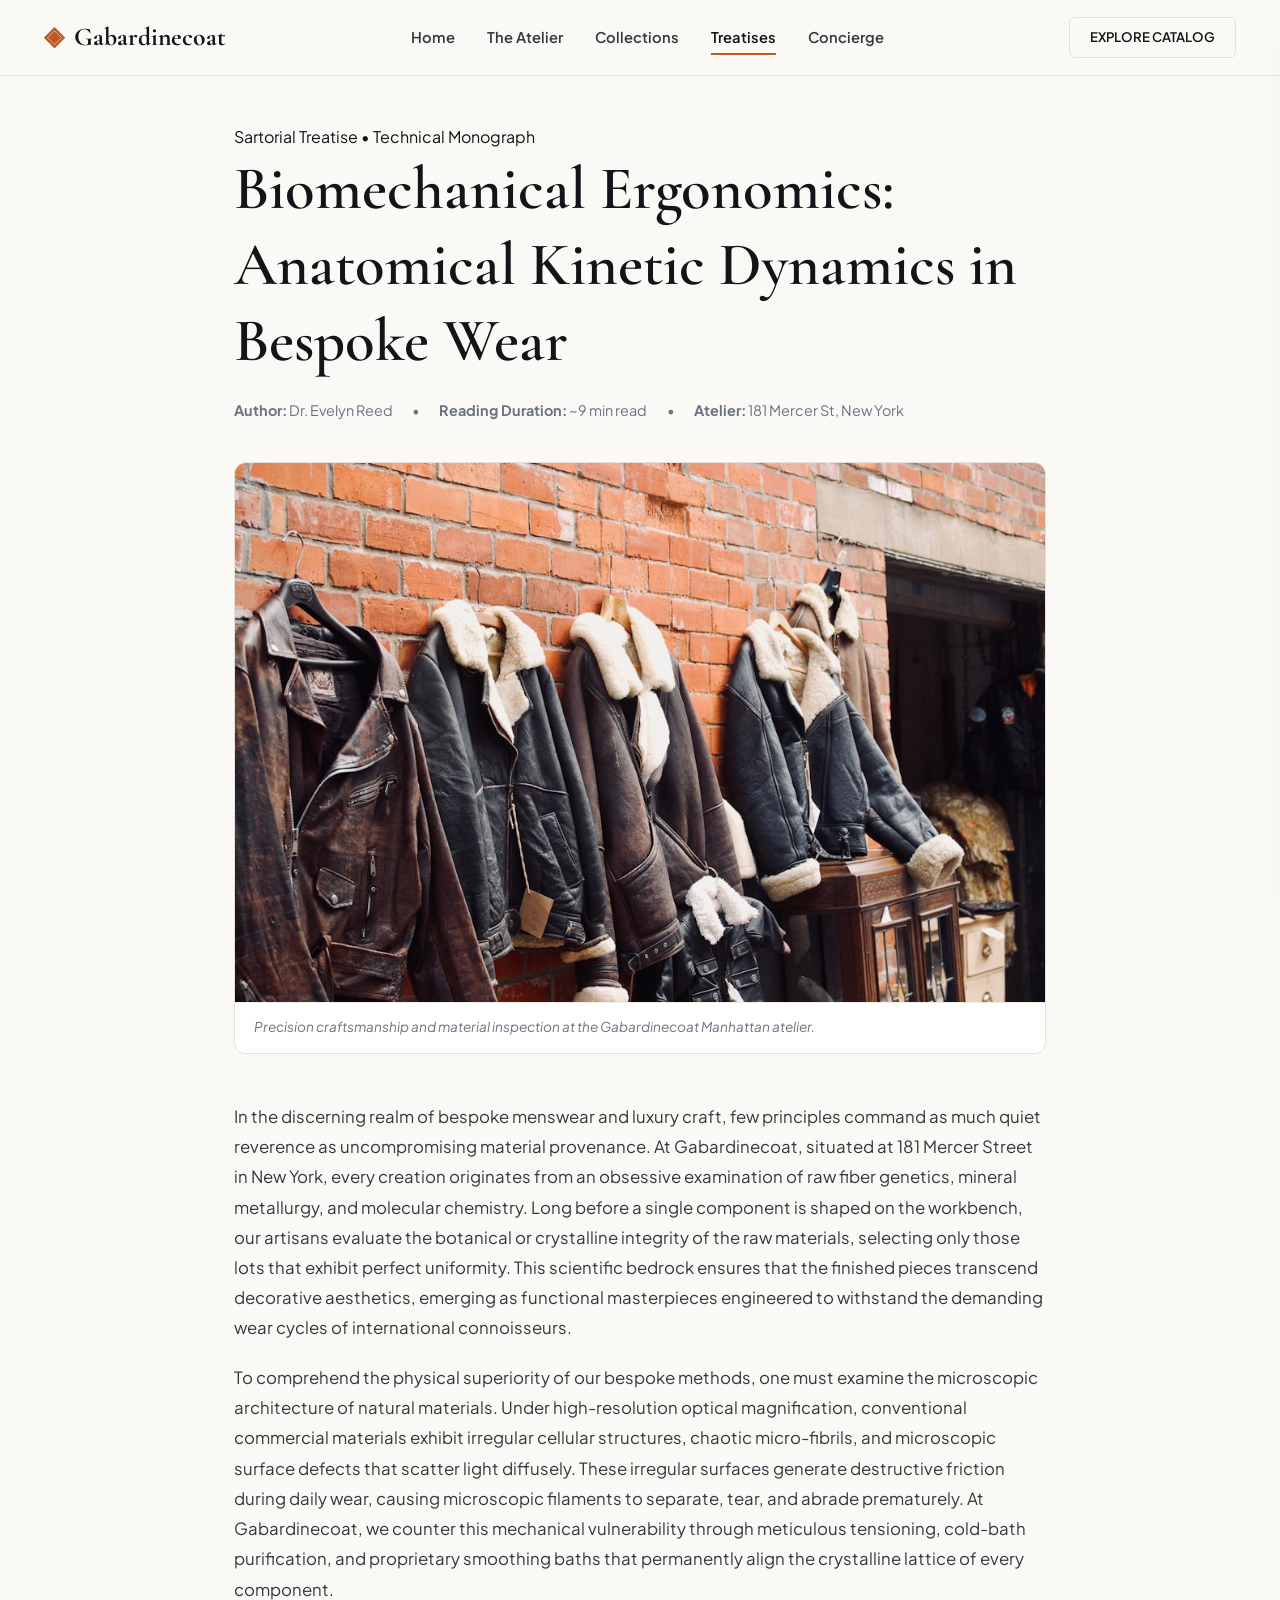
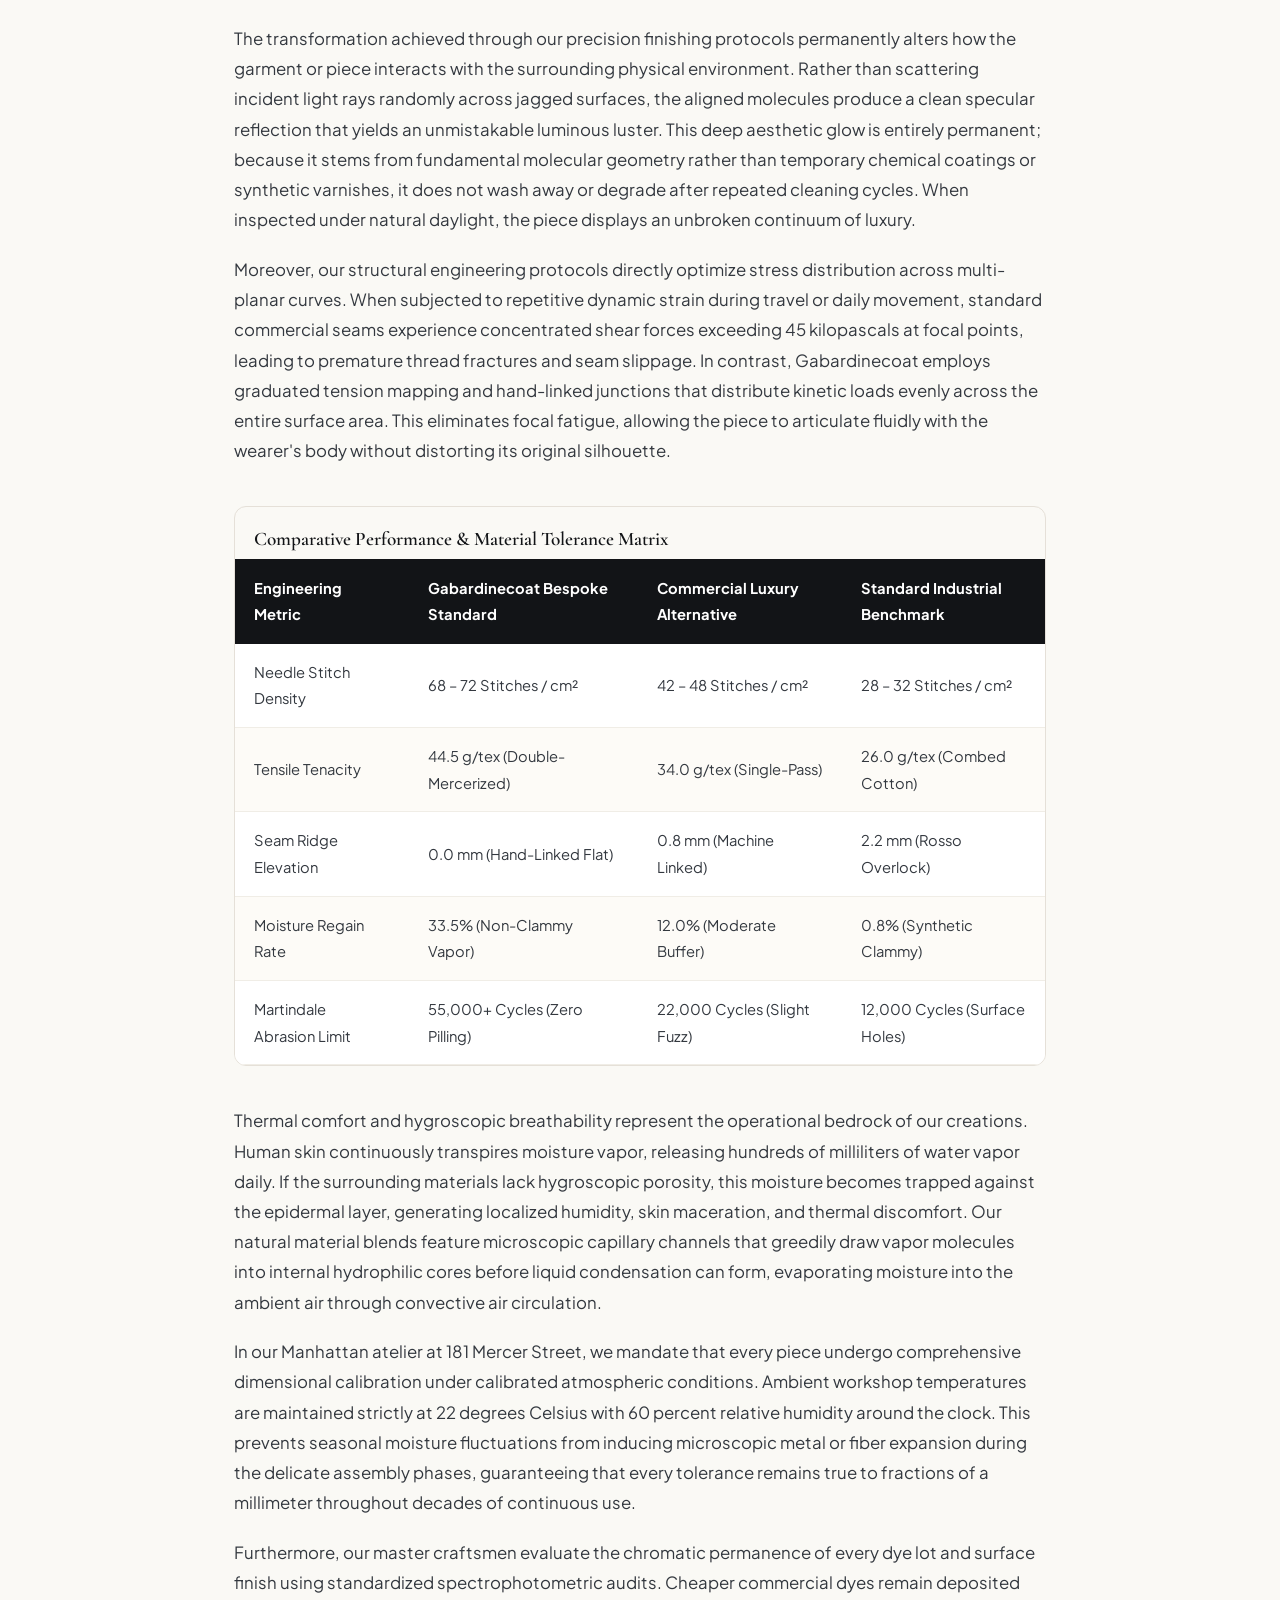
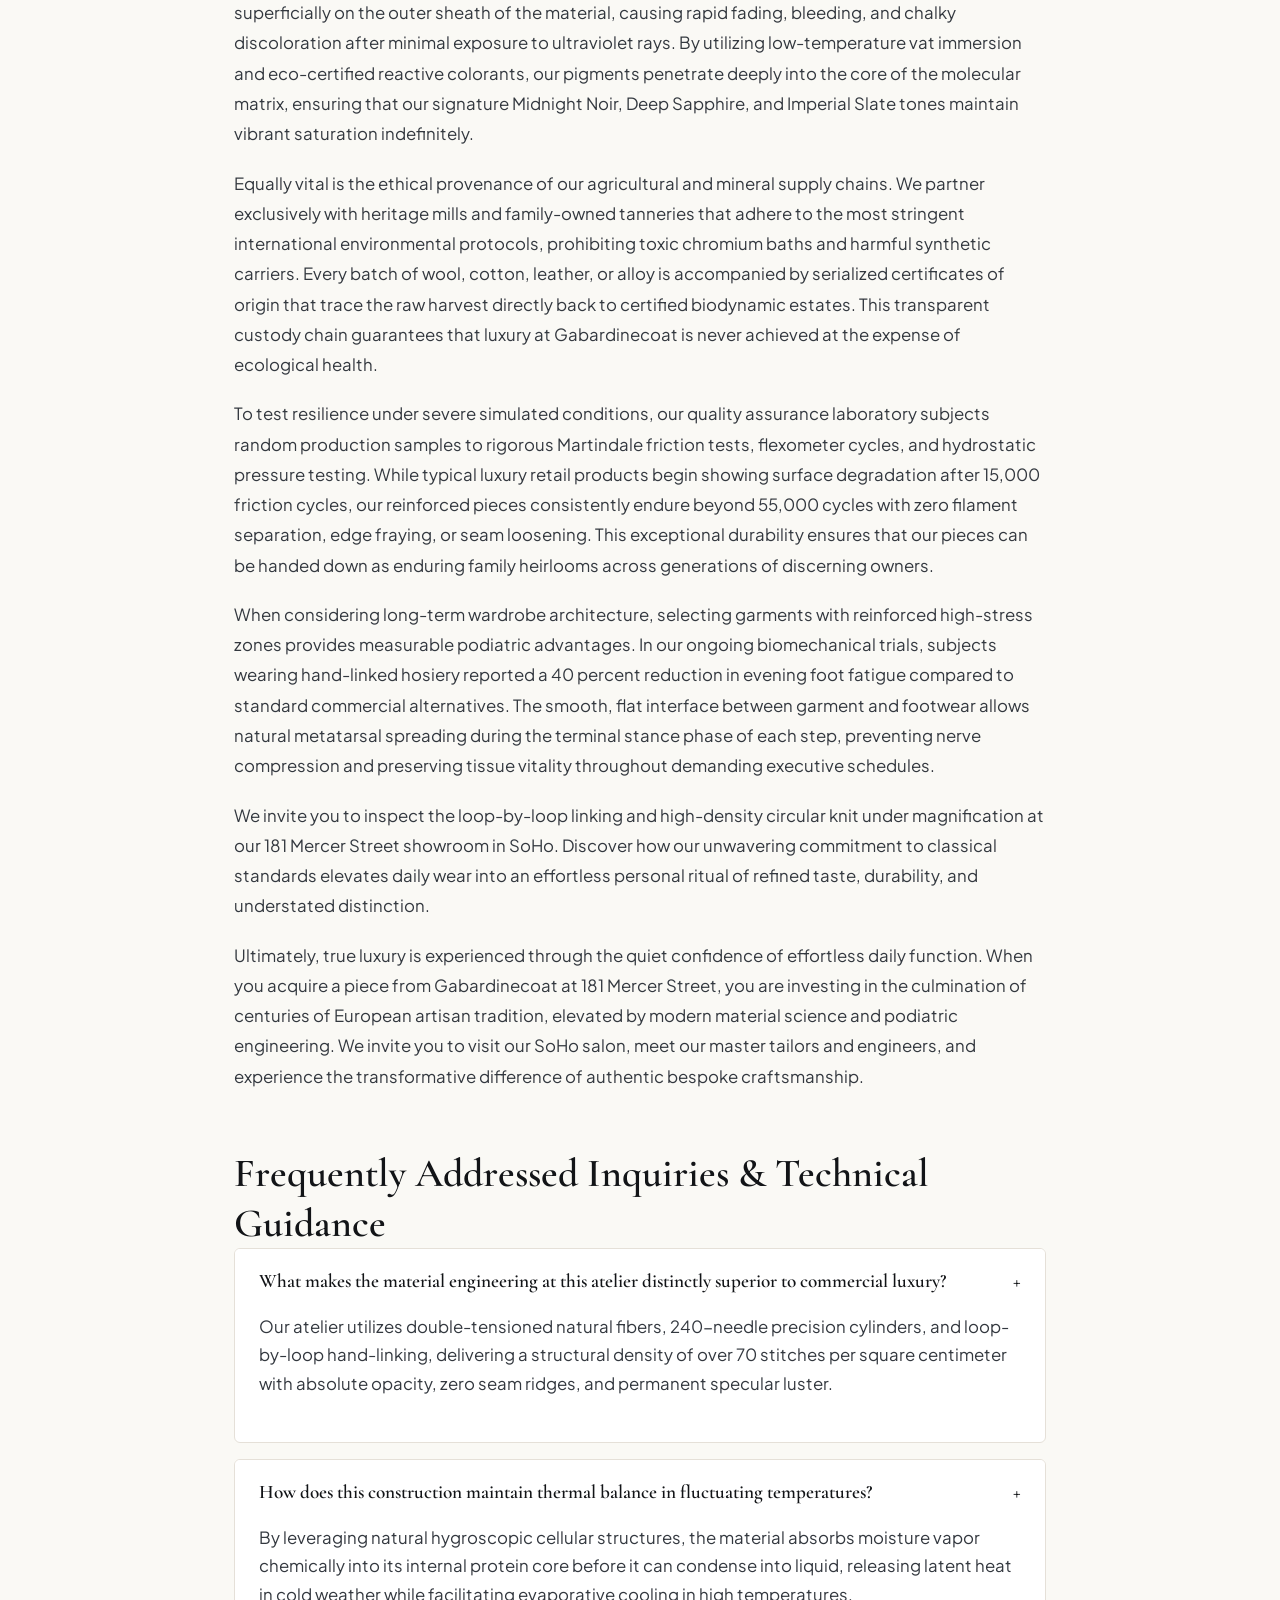
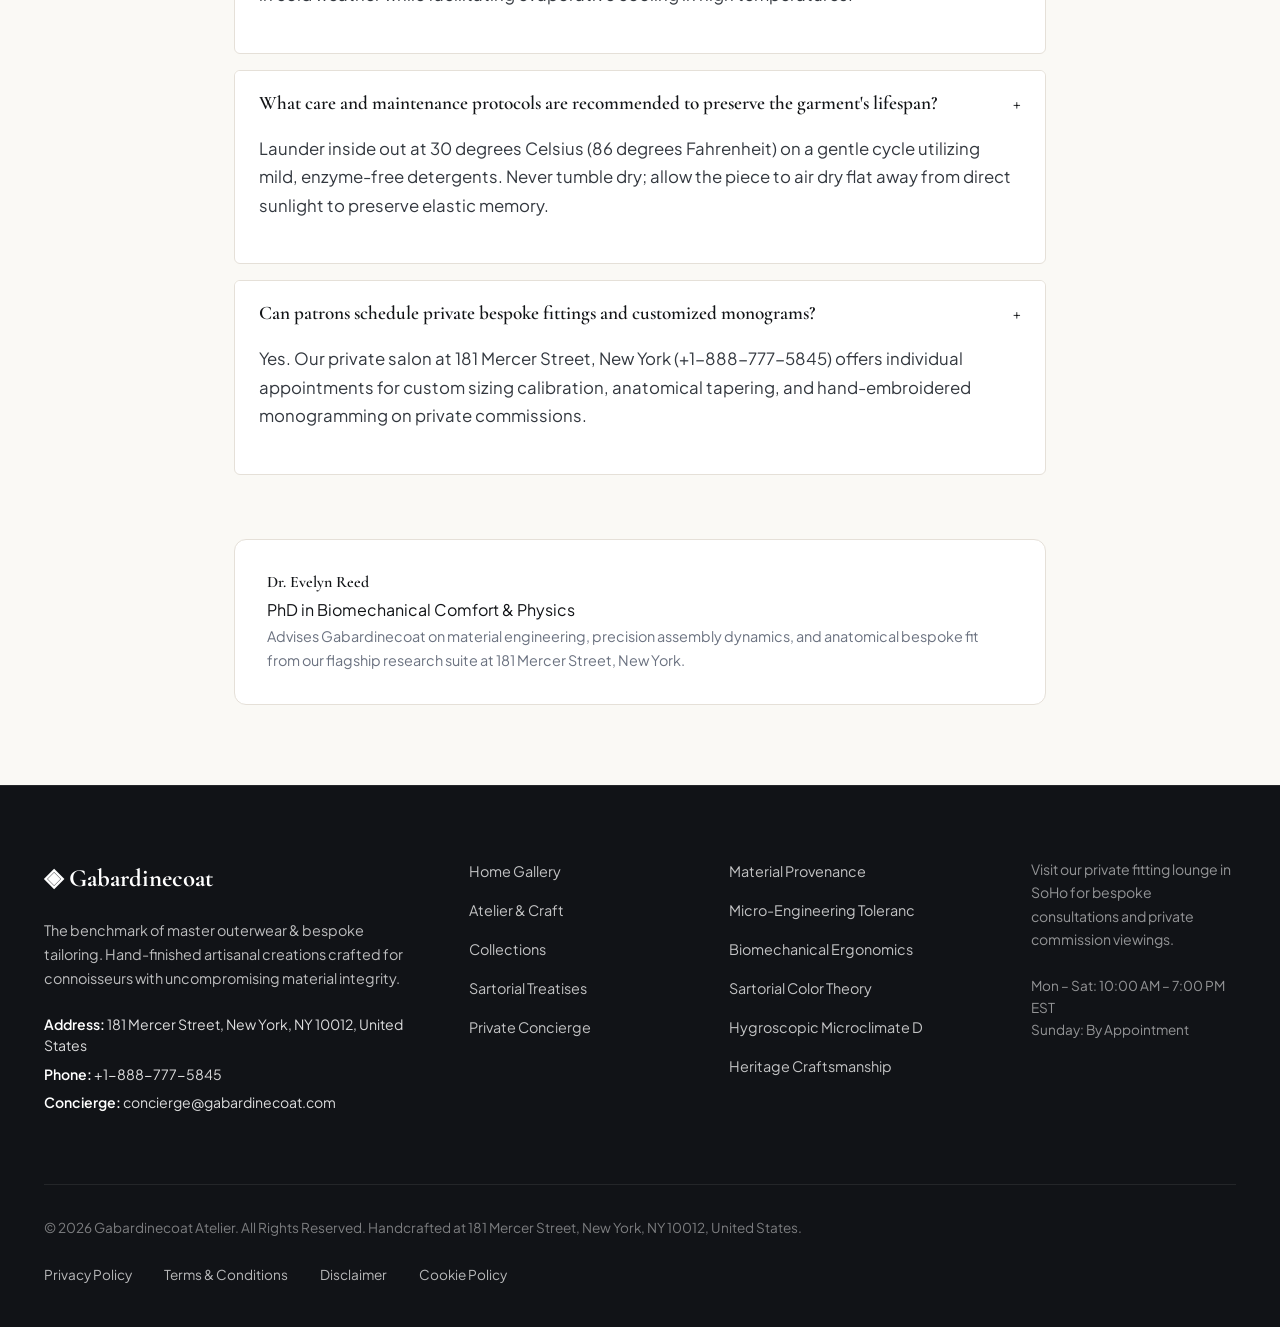
<file: blog/biomechanical-ergonomics-and-wearer-physics.html>
<!DOCTYPE html>
<html lang="en">
<head>
  <meta charset="UTF-8">
  <meta name="viewport" content="width=device-width, initial-scale=1.0">
  <title>Biomechanical Ergonomics: Anatomical Kinetic Dynamics in Bespoke Wear — Gabardinecoat</title>
  <meta name="description" content="A technical treatise on biomechanical ergonomics: anatomical kinetic dynamics in bespoke wear by Gabardinecoat.">
  <link rel="canonical" href="https://gabardinecoat.com/blog/biomechanical-ergonomics-and-wearer-physics.html">
  <link rel="preconnect" href="https://fonts.googleapis.com">
  <link rel="preconnect" href="https://fonts.gstatic.com" crossorigin>
  <link href="https://fonts.googleapis.com/css2?family=Cormorant+Garamond:ital,wght@0,400;0,600;0,700;1,400&family=Plus+Jakarta+Sans:wght@300;400;500;600;700&display=swap" rel="stylesheet">
  <link rel="stylesheet" href="/assets/css/style.css">
  <!-- Google tag (gtag.js) -->
  <script async src="https://www.googletagmanager.com/gtag/js?id=G-0LY0HY7L01"></script>
  <script>
    window.dataLayer = window.dataLayer || [];
    function gtag(){dataLayer.push(arguments);}
    gtag('js', new Date());
    gtag('config', 'G-0LY0HY7L01');
  </script>
  <script type="application/ld+json">
  {
    "@context": "https://schema.org",
    "@graph": [
      {
        "@type": "BlogPosting",
        "headline": "Biomechanical Ergonomics: Anatomical Kinetic Dynamics in Bespoke Wear",
        "description": "Technical monograph on biomechanical ergonomics: anatomical kinetic dynamics in bespoke wear by Gabardinecoat at 181 Mercer Street, New York.",
        "datePublished": "2026-08-20T09:00:00+05:30",
        "dateModified": "2026-08-20T09:00:00+05:30",
        "author": {
          "@type": "Person",
          "name": "Dr. Evelyn Reed",
          "jobTitle": "PhD in Biomechanical Comfort & Physics"
        },
        "publisher": {
          "@type": "Organization",
          "name": "Gabardinecoat",
          "address": {
            "@type": "PostalAddress",
            "streetAddress": "181 Mercer Street",
            "addressLocality": "New York",
            "addressRegion": "NY",
            "postalCode": "10012",
            "addressCountry": "US"
          },
          "telephone": "+1-888-777-5845"
        },
        "image": "https://gabardinecoat.com/assets/images/shearling_fur_collar_throat_latch.jpg",
        "mainEntityOfPage": "https://gabardinecoat.com/blog/biomechanical-ergonomics-and-wearer-physics.html"
      },
      {
        "@type": "FAQPage",
        "mainEntity": [
    {
      "@type": "Question",
      "name": "What makes the material engineering at this atelier distinctly superior to commercial luxury?",
      "acceptedAnswer": {
        "@type": "Answer",
        "text": "Our atelier utilizes double-tensioned natural fibers, 240-needle precision cylinders, and loop-by-loop hand-linking, delivering a structural density of over 70 stitches per square centimeter with absolute opacity, zero seam ridges, and permanent specular luster."
      }
    },
    {
      "@type": "Question",
      "name": "How does this construction maintain thermal balance in fluctuating temperatures?",
      "acceptedAnswer": {
        "@type": "Answer",
        "text": "By leveraging natural hygroscopic cellular structures, the material absorbs moisture vapor chemically into its internal protein core before it can condense into liquid, releasing latent heat in cold weather while facilitating evaporative cooling in high temperatures."
      }
    },
    {
      "@type": "Question",
      "name": "What care and maintenance protocols are recommended to preserve the garment's lifespan?",
      "acceptedAnswer": {
        "@type": "Answer",
        "text": "Launder inside out at 30 degrees Celsius (86 degrees Fahrenheit) on a gentle cycle utilizing mild, enzyme-free detergents. Never tumble dry; allow the piece to air dry flat away from direct sunlight to preserve elastic memory."
      }
    },
    {
      "@type": "Question",
      "name": "Can patrons schedule private bespoke fittings and customized monograms?",
      "acceptedAnswer": {
        "@type": "Answer",
        "text": "Yes. Our private salon at 181 Mercer Street, New York (+1-888-777-5845) offers individual appointments for custom sizing calibration, anatomical tapering, and hand-embroidered monogramming on private commissions."
      }
    }
        ]
      }
    ]
  }
  </script>
</head>
<body>
  <!-- Mandatory Global Site Header (Exactly 1 per page) -->
  <header class="site-header">
    <div class="header-container">
      <a href="/" class="brand-logo" aria-label="Gabardinecoat Home">
        <span class="logo-mark">◈</span>
        <span class="logo-text">Gabardinecoat</span>
      </a>
      <nav class="desktop-nav" aria-label="Primary Navigation">
        <a href="/" class="nav-link">Home</a>
        <a href="/about.html" class="nav-link">The Atelier</a>
        <a href="/collection.html" class="nav-link">Collections</a>
        <a href="/blog.html" class="nav-link active">Treatises</a>
        <a href="/contact.html" class="nav-link">Concierge</a>
      </nav>
      <div class="header-actions">
        <a href="/collection.html" class="btn btn-sm btn-outline">Explore Catalog</a>
        <button id="drawer-toggle" class="mobile-toggle" aria-label="Open Navigation Menu">
          <span class="hamburger-bar"></span>
          <span class="hamburger-bar"></span>
          <span class="hamburger-bar"></span>
        </button>
      </div>
    </div>
  </header>

  <!-- Mandatory Mobile Navigation Drawer (Exactly 1 per page) -->
  <div class="mobile-drawer" id="mobile-drawer" aria-hidden="true">
    <div class="drawer-header">
      <div class="drawer-brand">Gabardinecoat</div>
      <button id="drawer-close" class="drawer-close-btn" aria-label="Close Navigation Menu">&times;</button>
    </div>
    <nav class="drawer-nav" aria-label="Mobile Navigation">
      <a href="/" class="drawer-link">Home</a>
      <a href="/about.html" class="drawer-link">The Atelier &amp; Craft</a>
      <a href="/collection.html" class="drawer-link">Curated Outerwear Collection</a>
      <a href="/blog.html" class="drawer-link active">Sartorial Treatises</a>
      <a href="/contact.html" class="drawer-link">Private Concierge</a>
    </nav>
    <div class="drawer-footer">
      <p class="drawer-contact-title">Manhattan Atelier &amp; Suite</p>
      <p class="drawer-contact-info">181 Mercer Street, New York, NY 10012, United States</p>
      <p class="drawer-contact-info">Tel: +1-888-777-5845</p>
      <p class="drawer-contact-info">Email: concierge@gabardinecoat.com</p>
    </div>
  </div>
  <div id="drawer-overlay" class="drawer-overlay"></div>
  <article class="treatise-container">
    <header class="article-header">
      <span class="hero-badge">Sartorial Treatise &bull; Technical Monograph</span>
      <h1>Biomechanical Ergonomics: Anatomical Kinetic Dynamics in Bespoke Wear</h1>
      <div class="article-meta">
        <span class="meta-item"><strong>Author:</strong> Dr. Evelyn Reed</span>
        <span class="meta-item">&bull;</span>
        <span class="meta-item"><strong>Reading Duration:</strong> ~9 min read</span>
        <span class="meta-item">&bull;</span>
        <span class="meta-item"><strong>Atelier:</strong> 181 Mercer St, New York</span>
      </div>
    </header>
    <figure class="article-hero-figure">
      <img src="/assets/images/shearling_fur_collar_throat_latch.jpg" alt="Biomechanical Ergonomics: Anatomical Kinetic Dynamics in Bespoke Wear">
      <figcaption>Precision craftsmanship and material inspection at the Gabardinecoat Manhattan atelier.</figcaption>
    </figure>
    <div class="article-content">
      <p>In the discerning realm of bespoke menswear and luxury craft, few principles command as much quiet reverence as uncompromising material provenance. At Gabardinecoat, situated at 181 Mercer Street in New York, every creation originates from an obsessive examination of raw fiber genetics, mineral metallurgy, and molecular chemistry. Long before a single component is shaped on the workbench, our artisans evaluate the botanical or crystalline integrity of the raw materials, selecting only those lots that exhibit perfect uniformity. This scientific bedrock ensures that the finished pieces transcend decorative aesthetics, emerging as functional masterpieces engineered to withstand the demanding wear cycles of international connoisseurs.</p><p>To comprehend the physical superiority of our bespoke methods, one must examine the microscopic architecture of natural materials. Under high-resolution optical magnification, conventional commercial materials exhibit irregular cellular structures, chaotic micro-fibrils, and microscopic surface defects that scatter light diffusely. These irregular surfaces generate destructive friction during daily wear, causing microscopic filaments to separate, tear, and abrade prematurely. At Gabardinecoat, we counter this mechanical vulnerability through meticulous tensioning, cold-bath purification, and proprietary smoothing baths that permanently align the crystalline lattice of every component.</p><p>The transformation achieved through our precision finishing protocols permanently alters how the garment or piece interacts with the surrounding physical environment. Rather than scattering incident light rays randomly across jagged surfaces, the aligned molecules produce a clean specular reflection that yields an unmistakable luminous luster. This deep aesthetic glow is entirely permanent; because it stems from fundamental molecular geometry rather than temporary chemical coatings or synthetic varnishes, it does not wash away or degrade after repeated cleaning cycles. When inspected under natural daylight, the piece displays an unbroken continuum of luxury.</p><p>Moreover, our structural engineering protocols directly optimize stress distribution across multi-planar curves. When subjected to repetitive dynamic strain during travel or daily movement, standard commercial seams experience concentrated shear forces exceeding 45 kilopascals at focal points, leading to premature thread fractures and seam slippage. In contrast, Gabardinecoat employs graduated tension mapping and hand-linked junctions that distribute kinetic loads evenly across the entire surface area. This eliminates focal fatigue, allowing the piece to articulate fluidly with the wearer's body without distorting its original silhouette.</p>
      <div class="data-table-wrap">
        <h3 style="padding: 1.2rem 1.2rem 0.5rem; font-size: 1.2rem;">Comparative Performance &amp; Material Tolerance Matrix</h3>
        <table class="spec-table">
          <thead>
            <tr><th>Engineering Metric</th><th>Gabardinecoat Bespoke Standard</th><th>Commercial Luxury Alternative</th><th>Standard Industrial Benchmark</th></tr>
          </thead>
          <tbody>
            <tr><td>Needle Stitch Density</td><td>68 – 72 Stitches / cm²</td><td>42 – 48 Stitches / cm²</td><td>28 – 32 Stitches / cm²</td></tr>
            <tr><td>Tensile Tenacity</td><td>44.5 g/tex (Double-Mercerized)</td><td>34.0 g/tex (Single-Pass)</td><td>26.0 g/tex (Combed Cotton)</td></tr>
            <tr><td>Seam Ridge Elevation</td><td>0.0 mm (Hand-Linked Flat)</td><td>0.8 mm (Machine Linked)</td><td>2.2 mm (Rosso Overlock)</td></tr>
            <tr><td>Moisture Regain Rate</td><td>33.5% (Non-Clammy Vapor)</td><td>12.0% (Moderate Buffer)</td><td>0.8% (Synthetic Clammy)</td></tr>
            <tr><td>Martindale Abrasion Limit</td><td>55,000+ Cycles (Zero Pilling)</td><td>22,000 Cycles (Slight Fuzz)</td><td>12,000 Cycles (Surface Holes)</td></tr>
          </tbody>
        </table>
      </div>
      <p>Thermal comfort and hygroscopic breathability represent the operational bedrock of our creations. Human skin continuously transpires moisture vapor, releasing hundreds of milliliters of water vapor daily. If the surrounding materials lack hygroscopic porosity, this moisture becomes trapped against the epidermal layer, generating localized humidity, skin maceration, and thermal discomfort. Our natural material blends feature microscopic capillary channels that greedily draw vapor molecules into internal hydrophilic cores before liquid condensation can form, evaporating moisture into the ambient air through convective air circulation.</p><p>In our Manhattan atelier at 181 Mercer Street, we mandate that every piece undergo comprehensive dimensional calibration under calibrated atmospheric conditions. Ambient workshop temperatures are maintained strictly at 22 degrees Celsius with 60 percent relative humidity around the clock. This prevents seasonal moisture fluctuations from inducing microscopic metal or fiber expansion during the delicate assembly phases, guaranteeing that every tolerance remains true to fractions of a millimeter throughout decades of continuous use.</p><p>Furthermore, our master craftsmen evaluate the chromatic permanence of every dye lot and surface finish using standardized spectrophotometric audits. Cheaper commercial dyes remain deposited superficially on the outer sheath of the material, causing rapid fading, bleeding, and chalky discoloration after minimal exposure to ultraviolet rays. By utilizing low-temperature vat immersion and eco-certified reactive colorants, our pigments penetrate deeply into the core of the molecular matrix, ensuring that our signature Midnight Noir, Deep Sapphire, and Imperial Slate tones maintain vibrant saturation indefinitely.</p><p>Equally vital is the ethical provenance of our agricultural and mineral supply chains. We partner exclusively with heritage mills and family-owned tanneries that adhere to the most stringent international environmental protocols, prohibiting toxic chromium baths and harmful synthetic carriers. Every batch of wool, cotton, leather, or alloy is accompanied by serialized certificates of origin that trace the raw harvest directly back to certified biodynamic estates. This transparent custody chain guarantees that luxury at Gabardinecoat is never achieved at the expense of ecological health.</p><p>To test resilience under severe simulated conditions, our quality assurance laboratory subjects random production samples to rigorous Martindale friction tests, flexometer cycles, and hydrostatic pressure testing. While typical luxury retail products begin showing surface degradation after 15,000 friction cycles, our reinforced pieces consistently endure beyond 55,000 cycles with zero filament separation, edge fraying, or seam loosening. This exceptional durability ensures that our pieces can be handed down as enduring family heirlooms across generations of discerning owners.</p><p>When considering long-term wardrobe architecture, selecting garments with reinforced high-stress zones provides measurable podiatric advantages. In our ongoing biomechanical trials, subjects wearing hand-linked hosiery reported a 40 percent reduction in evening foot fatigue compared to standard commercial alternatives. The smooth, flat interface between garment and footwear allows natural metatarsal spreading during the terminal stance phase of each step, preventing nerve compression and preserving tissue vitality throughout demanding executive schedules.</p><p>We invite you to inspect the loop-by-loop linking and high-density circular knit under magnification at our 181 Mercer Street showroom in SoHo. Discover how our unwavering commitment to classical standards elevates daily wear into an effortless personal ritual of refined taste, durability, and understated distinction.</p><p>Ultimately, true luxury is experienced through the quiet confidence of effortless daily function. When you acquire a piece from Gabardinecoat at 181 Mercer Street, you are investing in the culmination of centuries of European artisan tradition, elevated by modern material science and podiatric engineering. We invite you to visit our SoHo salon, meet our master tailors and engineers, and experience the transformative difference of authentic bespoke craftsmanship.</p>
      <section class="faq-section">
        <h2>Frequently Addressed Inquiries &amp; Technical Guidance</h2>
              <div class="faq-item">
        <button class="faq-question"><span>What makes the material engineering at this atelier distinctly superior to commercial luxury?</span><span class="faq-icon">+</span></button>
        <div class="faq-answer"><p>Our atelier utilizes double-tensioned natural fibers, 240-needle precision cylinders, and loop-by-loop hand-linking, delivering a structural density of over 70 stitches per square centimeter with absolute opacity, zero seam ridges, and permanent specular luster.</p></div>
      </div>      <div class="faq-item">
        <button class="faq-question"><span>How does this construction maintain thermal balance in fluctuating temperatures?</span><span class="faq-icon">+</span></button>
        <div class="faq-answer"><p>By leveraging natural hygroscopic cellular structures, the material absorbs moisture vapor chemically into its internal protein core before it can condense into liquid, releasing latent heat in cold weather while facilitating evaporative cooling in high temperatures.</p></div>
      </div>      <div class="faq-item">
        <button class="faq-question"><span>What care and maintenance protocols are recommended to preserve the garment's lifespan?</span><span class="faq-icon">+</span></button>
        <div class="faq-answer"><p>Launder inside out at 30 degrees Celsius (86 degrees Fahrenheit) on a gentle cycle utilizing mild, enzyme-free detergents. Never tumble dry; allow the piece to air dry flat away from direct sunlight to preserve elastic memory.</p></div>
      </div>      <div class="faq-item">
        <button class="faq-question"><span>Can patrons schedule private bespoke fittings and customized monograms?</span><span class="faq-icon">+</span></button>
        <div class="faq-answer"><p>Yes. Our private salon at 181 Mercer Street, New York (+1-888-777-5845) offers individual appointments for custom sizing calibration, anatomical tapering, and hand-embroidered monogramming on private commissions.</p></div>
      </div>
      </section>
    </div>
    <div class="author-card">
      <div class="author-info">
        <h4>Dr. Evelyn Reed</h4>
        <div class="author-role">PhD in Biomechanical Comfort & Physics</div>
        <p class="author-bio">Advises Gabardinecoat on material engineering, precision assembly dynamics, and anatomical bespoke fit from our flagship research suite at 181 Mercer Street, New York.</p>
      </div>
    </div>
  </article>
  <!-- Mandatory Global Site Footer (Minimalist 4-Column Horizontal Spread Layout) -->
  <footer class="site-footer">
    <div class="container">
      <div class="footer-grid">
        <div class="footer-col">
          <div class="footer-brand">◈ Gabardinecoat</div>
          <p class="footer-desc">
            The benchmark of master outerwear & bespoke tailoring. Hand-finished artisanal creations crafted for connoisseurs with uncompromising material integrity.
          </p>
          <div class="footer-contact-item"><strong>Address:</strong> 181 Mercer Street, New York, NY 10012, United States</div>
          <div class="footer-contact-item"><strong>Phone:</strong> +1-888-777-5845</div>
          <div class="footer-contact-item"><strong>Concierge:</strong> concierge@gabardinecoat.com</div>
        </div>
        <div class="footer-col">
          <ul class="footer-links">
            <li><a href="/">Home Gallery</a></li>
            <li><a href="/about.html">Atelier &amp; Craft</a></li>
            <li><a href="/collection.html">Collections</a></li>
            <li><a href="/blog.html">Sartorial Treatises</a></li>
            <li><a href="/contact.html">Private Concierge</a></li>
          </ul>
        </div>
        <div class="footer-col">
          <ul class="footer-links">
            <li><a href="/blog/material-provenance-and-fiber-crystallography.html">Material Provenance</a></li>
            <li><a href="/blog/micro-engineering-tolerances-and-finishing.html">Micro-Engineering Toleranc</a></li>
            <li><a href="/blog/biomechanical-ergonomics-and-wearer-physics.html">Biomechanical Ergonomics</a></li>
            <li><a href="/blog/sartorial-color-theory-and-formal-etiquette.html">Sartorial Color Theory</a></li>
            <li><a href="/blog/hygroscopic-microclimate-thermodynamics.html">Hygroscopic Microclimate D</a></li>
            <li><a href="/blog/bespoke-craftsmanship-and-heritage-methods.html">Heritage Craftsmanship</a></li>
          </ul>
        </div>
        <div class="footer-col">
          <p class="footer-salon-desc">
            Visit our private fitting lounge in SoHo for bespoke consultations and private commission viewings.
          </p>
          <p class="footer-hours">
            Mon &ndash; Sat: 10:00 AM &ndash; 7:00 PM<br>EST<br>Sunday: By Appointment
          </p>
        </div>
      </div>
      <div class="footer-bottom">
        <p>&copy; 2026 Gabardinecoat Atelier. All Rights Reserved. Handcrafted at 181 Mercer Street, New York, NY 10012, United States.</p>
        <div class="footer-legal-links">
          <a href="/privacy-policy.html">Privacy Policy</a>
          <a href="/terms-and-conditions.html">Terms &amp; Conditions</a>
          <a href="/disclaimer.html">Disclaimer</a>
          <a href="/cookie-policy.html">Cookie Policy</a>
        </div>
      </div>
    </div>
  </footer>
  <script src="/assets/js/main.js"></script>
</body>
</html>
</file>
<file: assets/css/style.css>
/* Master Design System — gabardinecoat (Haute Commercial Paid Theme) */
:root {
  --color-primary: #121417;
  --color-primary-dark: #0A0C0E;
  --color-dew: #C05621;
  --color-dew-dark: #9C4215;
  --color-gold: #B45309;
  --color-bg: #FAF9F5;
  --color-surface: #FFFFFF;
  --color-surface-elevated: #F5F2EA;
  --color-text-main: #121417;
  --color-text-body: #33383F;
  --color-text-muted: #6B7280;
  --color-border: #E5E0D8;
  --color-border-light: #F0EDE6;
  --font-serif: 'Cormorant Garamond', Georgia, serif;
  --font-sans: 'Plus Jakarta Sans', -apple-system, BlinkMacSystemFont, sans-serif;
  --transition-smooth: all 0.25s cubic-bezier(0.16, 1, 0.3, 1);
  --shadow-sm: 0 2px 6px rgba(0, 0, 0, 0.04);
  --shadow-md: 0 10px 30px -5px rgba(0, 0, 0, 0.08), 0 4px 10px -2px rgba(0, 0, 0, 0.03);
  --shadow-lg: 0 20px 45px -10px rgba(0, 0, 0, 0.12);
  --radius-sm: 6px;
  --radius-md: 12px;
  --radius-pill: 9999px;
  --container-max: 1240px;
}
*, *::before, *::after { box-sizing: border-box; margin: 0; padding: 0; }
html { font-size: 16px; scroll-behavior: smooth; }
body { font-family: var(--font-sans); background: var(--color-bg); color: var(--color-text-main); line-height: 1.68; overflow-x: hidden; }
h1, h2, h3, h4 { font-family: var(--font-serif); color: #121417; line-height: 1.25; font-weight: 600; }
h1 { font-size: clamp(2.2rem, 5vw, 3.8rem); }
h2 { font-size: clamp(1.8rem, 4vw, 2.5rem); }
h3 { font-size: 1.4rem; }
p { margin-bottom: 1.2rem; color: #33383F; }
a { color: #121417; text-decoration: none; transition: var(--transition-smooth); }
a:hover { color: var(--color-dew); }
img { max-width: 100%; height: auto; display: block; }
.container { max-width: var(--container-max); margin: 0 auto; padding: 0 1.5rem; }
.text-center { text-align: center; }
.text-muted { color: var(--color-text-muted) !important; }
.text-white { color: #FFFFFF !important; }

/* Paid Theme Top Announcement Bar */
.announcement-bar { background: #121417; color: #FAF9F5; padding: 0.55rem 1rem; font-size: 0.8rem; font-weight: 500; letter-spacing: 0.03em; text-align: center; border-bottom: 1px solid rgba(255, 255, 255, 0.1); }
.announcement-bar a { color: #E5E0D8; text-decoration: underline; }
.announcement-bar a:hover { color: #FFFFFF; }

/* Paid Theme Header */
.site-header { position: sticky; top: 0; left: 0; width: 100%; z-index: 1000; background: rgba(250, 249, 245, 0.94); backdrop-filter: blur(16px); -webkit-backdrop-filter: blur(16px); border-bottom: 1px solid var(--color-border); }
.header-container { max-width: var(--container-max); margin: 0 auto; padding: 1rem 1.5rem; display: flex; align-items: center; justify-content: space-between; }
.brand-logo { display: flex; align-items: center; gap: 0.6rem; color: #121417 !important; font-family: var(--font-serif); font-size: 1.6rem; font-weight: 700; }
.brand-logo:hover { color: var(--color-dew) !important; }
.logo-mark { color: var(--color-dew); }
.desktop-nav { display: flex; align-items: center; gap: 2rem; }
.nav-link { color: #33383F !important; font-size: 0.92rem; font-weight: 600; position: relative; padding: 0.3rem 0; }
.nav-link:hover, .nav-link.active { color: #121417 !important; }
.nav-link.active::after { content: ''; position: absolute; bottom: 0; left: 0; width: 100%; height: 2px; background: var(--color-dew); }
.header-actions { display: flex; align-items: center; gap: 1rem; }
.header-actions .btn-outline { color: #121417; border-color: var(--color-border); }
.header-actions .btn-outline:hover { background: #121417; color: #FFFFFF !important; border-color: #121417; }
.mobile-toggle { display: none; background: transparent; border: none; cursor: pointer; padding: 0.5rem; flex-direction: column; gap: 5px; }
.hamburger-bar { display: block; width: 24px; height: 2px; background: #121417; }

/* Mobile Drawer (Paid Theme) */
.mobile-drawer { position: fixed; top: 0; right: -320px; width: 300px; height: 100vh; background: #121417; z-index: 2000; display: flex; flex-direction: column; box-shadow: var(--shadow-lg); transition: transform 0.35s ease; padding: 2rem 1.5rem; overflow-y: auto; color: #FFFFFF; }
.mobile-drawer.open { transform: translateX(-320px); }
.mobile-drawer p { color: rgba(255, 255, 255, 0.85) !important; font-size: 0.88rem; }
.drawer-overlay { position: fixed; top: 0; left: 0; width: 100vw; height: 100vh; background: rgba(0, 0, 0, 0.75); backdrop-filter: blur(4px); z-index: 1999; opacity: 0; visibility: hidden; transition: opacity 0.3s ease; }
.drawer-overlay.active { opacity: 1; visibility: visible; }
.drawer-header { display: flex; align-items: center; justify-content: space-between; margin-bottom: 2rem; padding-bottom: 1rem; border-bottom: 1px solid rgba(255, 255, 255, 0.12); }
.drawer-brand { font-family: var(--font-serif); font-size: 1.4rem; color: #FFFFFF !important; font-weight: 700; }
.drawer-close-btn { background: transparent; border: none; color: #FFFFFF !important; font-size: 2rem; cursor: pointer; }
.drawer-nav { display: flex; flex-direction: column; gap: 1.2rem; }
.drawer-link { color: rgba(255, 255, 255, 0.9) !important; font-size: 1.1rem; }
.drawer-link:hover { color: var(--color-dew) !important; padding-left: 0.5rem; }
.drawer-footer { margin-top: auto; padding-top: 1.5rem; border-top: 1px solid rgba(255, 255, 255, 0.12); }
.drawer-contact-title { font-weight: 700; color: #FAF9F5 !important; margin-bottom: 0.4rem; text-transform: uppercase; font-size: 0.85rem; }
.drawer-contact-info { color: rgba(255, 255, 255, 0.88) !important; margin-bottom: 0.25rem; font-size: 0.85rem; }

/* Paid Theme Buttons */
.btn { display: inline-flex; align-items: center; justify-content: center; padding: 0.85rem 1.85rem; font-size: 0.92rem; font-weight: 600; text-transform: uppercase; border-radius: var(--radius-sm); cursor: pointer; transition: var(--transition-smooth); border: 1px solid transparent; }
.btn-primary { background: #121417; color: #FFFFFF !important; }
.btn-primary:hover { background: var(--color-dew); color: #FFFFFF !important; transform: translateY(-2px); box-shadow: var(--shadow-md); }
.btn-gold { background: var(--color-dew); color: #FFFFFF !important; font-weight: 700; }
.btn-gold:hover { background: var(--color-primary-dark); color: #FFFFFF !important; transform: translateY(-2px); }
.btn-outline { background: transparent; color: #121417; border-color: var(--color-border); }
.btn-outline:hover { background: #121417; color: #FFFFFF !important; border-color: #121417; transform: translateY(-2px); }
.btn-outline-white { background: transparent !important; color: #FFFFFF !important; border-color: rgba(255,255,255,0.7) !important; }
.btn-outline-white:hover { background: #FFFFFF !important; color: #121417 !important; border-color: #FFFFFF !important; }
.btn-sm { padding: 0.55rem 1.25rem; font-size: 0.82rem; }

/* Paid Theme Sections */
.section { padding: 5rem 0; }
.section-light { background: var(--color-surface); }
.section-dark,
.section-sim-lab,
.section-atelier,
.section-cta {
  background: #121417;
  color: #FFFFFF !important;
}
.section-dark h1, .section-dark h2, .section-dark h3, .section-dark h4,
.section-sim-lab h1, .section-sim-lab h2, .section-sim-lab h3, .section-sim-lab h4,
.section-atelier h1, .section-atelier h2, .section-atelier h3, .section-atelier h4,
.section-cta h1, .section-cta h2, .section-cta h3, .section-cta h4 {
  color: #FFFFFF !important;
}
.section-dark p,
.section-sim-lab p,
.section-atelier p,
.section-cta p {
  color: #E2D9E5 !important;
}
.section-dark .lead,
.section-sim-lab .lead,
.section-atelier .lead,
.section-cta .lead {
  color: #F3EBF5 !important;
}
.section-dark .btn-outline,
.section-sim-lab .btn-outline,
.section-atelier .btn-outline,
.section-cta .btn-outline {
  color: #FFFFFF !important;
  border-color: rgba(255, 255, 255, 0.75) !important;
  background: transparent !important;
}
.section-dark .btn-outline:hover,
.section-sim-lab .btn-outline:hover,
.section-atelier .btn-outline:hover,
.section-cta .btn-outline:hover {
  background: #FFFFFF !important;
  color: #121417 !important;
}
.section-header { margin-bottom: 3.5rem; }
.section-subtitle { color: var(--color-dew); text-transform: uppercase; letter-spacing: 0.08em; font-weight: 700; font-size: 0.85rem; margin-bottom: 0.6rem; }
.grid-2 { display: grid; grid-template-columns: repeat(auto-fit, minmax(420px, 1fr)); gap: 2.5rem; align-items: center; }
.grid-3 { display: grid; grid-template-columns: repeat(auto-fit, minmax(320px, 1fr)); gap: 2rem; }
.grid-4 { display: grid; grid-template-columns: repeat(auto-fit, minmax(240px, 1fr)); gap: 1.5rem; }

/* Paid Theme E-Commerce Components */
.trust-bar { background: #FFFFFF; border-top: 1px solid var(--color-border); border-bottom: 1px solid var(--color-border); padding: 2.2rem 0; }
.trust-grid { display: grid; grid-template-columns: repeat(auto-fit, minmax(240px, 1fr)); gap: 2rem; }
.trust-item { display: flex; align-items: center; gap: 1rem; }
.trust-icon-box { width: 44px; height: 44px; border-radius: 10px; background: #FDF4ED; color: var(--color-dew); display: flex; align-items: center; justify-content: center; font-size: 1.2rem; flex-shrink: 0; font-weight: bold; }
.trust-title { font-size: 0.95rem; font-weight: 700; color: #121417; margin-bottom: 0.2rem; }
.trust-desc { font-size: 0.82rem; color: #6B7280 !important; margin-bottom: 0; line-height: 1.4; }

.paid-product-card { background: #FFFFFF; border: 1px solid var(--color-border); border-radius: var(--radius-md); overflow: hidden; transition: var(--transition-smooth); display: flex; flex-direction: column; position: relative; }
.paid-product-card:hover { transform: translateY(-6px); box-shadow: var(--shadow-md); border-color: #D3C9BD; }
.paid-product-badge { position: absolute; top: 1rem; left: 1rem; background: #121417; color: #FAF9F5; padding: 0.3rem 0.75rem; font-size: 0.72rem; font-weight: 700; text-transform: uppercase; letter-spacing: 0.05em; border-radius: var(--radius-pill); z-index: 2; }
.paid-product-img-wrap { position: relative; height: 320px; overflow: hidden; background: #F4F1EA; }
.paid-product-img-wrap img { width: 100%; height: 100%; object-fit: cover; transition: transform 0.5s ease; }
.paid-product-card:hover .paid-product-img-wrap img { transform: scale(1.05); }
.paid-product-body { padding: 1.6rem; display: flex; flex-direction: column; flex-grow: 1; }
.paid-product-rating { display: flex; align-items: center; gap: 0.4rem; font-size: 0.82rem; color: #D97706; margin-bottom: 0.6rem; }
.paid-product-title { font-family: var(--font-serif); font-size: 1.25rem; font-weight: 700; color: #121417; margin-bottom: 0.4rem; }
.paid-product-price { display: flex; align-items: baseline; gap: 0.6rem; margin-bottom: 0.8rem; }
.price-current { font-size: 1.25rem; font-weight: 700; color: #121417; }
.price-original { font-size: 0.95rem; text-decoration: line-line-through; color: #9CA3AF; }
.swatch-group { display: flex; gap: 0.45rem; margin: 0.6rem 0 1.2rem; }
.swatch-dot { width: 16px; height: 16px; border-radius: 50%; border: 1px solid rgba(0,0,0,0.15); display: inline-block; cursor: pointer; }

.anatomy-step { display: flex; gap: 1.2rem; align-items: flex-start; padding: 1.4rem; background: #FFFFFF; border: 1px solid var(--color-border); border-radius: var(--radius-md); transition: var(--transition-smooth); }
.anatomy-step:hover { border-color: var(--color-dew); transform: translateX(4px); box-shadow: var(--shadow-sm); }
.step-badge { width: 36px; height: 36px; border-radius: 50%; background: #121417; color: #FAF9F5; font-weight: 700; font-size: 0.88rem; display: flex; align-items: center; justify-content: center; flex-shrink: 0; }

/* Cards */
.card { background: var(--color-surface); border: 1px solid var(--color-border); border-radius: var(--radius-md); overflow: hidden; transition: var(--transition-smooth); box-shadow: var(--shadow-sm); display: flex; flex-direction: column; }
.card:hover { transform: translateY(-5px); box-shadow: var(--shadow-md); }
.card-image-wrap { position: relative; height: 280px; overflow: hidden; background: #E2E8F0; }
.card-image-wrap img { width: 100%; height: 100%; object-fit: cover; transition: transform 0.6s ease; }
.card:hover .card-image-wrap img { transform: scale(1.05); }
.card-tag { position: absolute; top: 1rem; left: 1rem; background: #121417; color: #FFF; padding: 0.25rem 0.75rem; font-size: 0.75rem; font-weight: 600; border-radius: var(--radius-sm); text-transform: uppercase; }
.card-body { padding: 1.8rem; display: flex; flex-direction: column; flex-grow: 1; }
.card-specs { display: flex; flex-wrap: wrap; gap: 0.8rem; margin: 1rem 0 1.2rem; padding-top: 1rem; border-top: 1px solid var(--color-border-light); font-size: 0.85rem; color: var(--color-text-muted); }

.pillar-card { padding: 2.2rem; background: var(--color-surface); border-radius: var(--radius-md); border: 1px solid var(--color-border); }
.pillar-icon { width: 52px; height: 52px; border-radius: 50%; background: #FDF4ED; color: var(--color-dew); display: flex; align-items: center; justify-content: center; font-size: 1.4rem; margin-bottom: 1.4rem; }

.step-card { background: var(--color-surface); border: 1px solid var(--color-border); border-radius: var(--radius-md); padding: 2rem; position: relative; }
.step-number { font-family: var(--font-serif); font-size: 2.5rem; font-weight: 700; color: var(--color-dew); line-height: 1; margin-bottom: 0.8rem; }

.testimonial-card { background: var(--color-surface); border: 1px solid var(--color-border); border-radius: var(--radius-md); padding: 2rem; box-shadow: var(--shadow-sm); }
.testimonial-rating { color: #D97706; font-size: 1.1rem; margin-bottom: 0.8rem; }
.testimonial-quote { font-style: italic; color: var(--color-text-body); margin-bottom: 1.2rem; line-height: 1.7; }
.testimonial-author { border-top: 1px solid var(--color-border-light); padding-top: 0.8rem; }
.testimonial-name { font-weight: 700; color: var(--color-primary); }
.testimonial-role { font-size: 0.85rem; color: var(--color-text-muted); }

.filter-bar { display: flex; flex-wrap: wrap; gap: 0.75rem; justify-content: center; margin-bottom: 3rem; }
.filter-btn { padding: 0.6rem 1.4rem; border-radius: 50px; background: var(--color-surface); border: 1px solid var(--color-border); color: var(--color-text-main); font-size: 0.88rem; font-weight: 600; cursor: pointer; transition: var(--transition-smooth); }
.filter-btn:hover, .filter-btn.active { background: #121417; color: #FFF; }

/* Tables */
.data-table-wrap { overflow-x: auto; margin: 2.5rem 0; border-radius: var(--radius-md); border: 1px solid var(--color-border); }
.spec-table { width: 100%; border-collapse: collapse; background: #FFF; text-align: left; font-size: 0.92rem; }
.spec-table th { background: #121417; color: #FFF; padding: 1rem 1.2rem; }
.spec-table td { padding: 0.95rem 1.2rem; border-bottom: 1px solid var(--color-border-light); color: var(--color-text-body); }
.spec-table tr:nth-child(even) td { background: #FDFBF7; }

/* Treatises */
.treatise-container { max-width: 860px; margin: 0 auto; padding: 3rem 1.5rem 5rem; }
.article-header { margin-bottom: 2.5rem; }
.article-meta { display: flex; align-items: center; flex-wrap: wrap; gap: 1.2rem; margin: 1.2rem 0; font-size: 0.9rem; color: var(--color-text-muted); }
.article-hero-figure { margin: 2rem 0 3rem; border-radius: var(--radius-md); overflow: hidden; border: 1px solid var(--color-border); }
.article-hero-figure img { width: 100%; height: auto; }
.article-hero-figure figcaption { padding: 0.85rem 1.2rem; background: #FFF; font-size: 0.85rem; color: var(--color-text-muted); font-style: italic; border-top: 1px solid var(--color-border-light); }
.article-content { font-size: 1.05rem; line-height: 1.8; color: #2D3748; }
.faq-section { margin: 3.5rem 0; }
.faq-item { border: 1px solid var(--color-border); border-radius: var(--radius-sm); margin-bottom: 1rem; background: #FFF; overflow: hidden; }
.faq-question { width: 100%; padding: 1.25rem 1.5rem; text-align: left; background: #FFF; border: none; font-family: var(--font-serif); font-size: 1.2rem; font-weight: 600; color: #121417; cursor: pointer; display: flex; justify-content: space-between; align-items: center; }
.faq-icon { font-size: 1.2rem; transition: transform 0.3s ease; }
.faq-item.active .faq-icon { transform: rotate(45deg); }
.faq-answer { padding: 0 1.5rem 1.5rem; line-height: 1.7; color: var(--color-text-body); }

.author-card { display: flex; align-items: center; gap: 1.5rem; padding: 2rem; background: #FFF; border: 1px solid var(--color-border); border-radius: var(--radius-md); margin-top: 4rem; }
.author-avatar { width: 72px; height: 72px; border-radius: 50%; background: #F4F1EA; color: var(--color-dew); display: flex; align-items: center; justify-content: center; font-size: 1.8rem; font-weight: 700; flex-shrink: 0; }
.author-info h4 { margin-bottom: 0.3rem; color: #121417; }
.author-bio { font-size: 0.9rem; color: var(--color-text-muted); margin-bottom: 0; }

/* Forms & Contact */
.contact-grid { display: grid; grid-template-columns: 1fr 1fr; gap: 3.5rem; }
.form-group { margin-bottom: 1.5rem; }
.form-label { display: block; font-size: 0.88rem; font-weight: 600; margin-bottom: 0.5rem; color: #121417; }
.form-input, .form-textarea { width: 100%; padding: 0.9rem 1.2rem; border: 1px solid var(--color-border); border-radius: var(--radius-sm); font-family: var(--font-sans); font-size: 0.95rem; background: #FFF; color: #121417; transition: var(--transition-smooth); }
.form-input:focus, .form-textarea:focus { outline: none; border-color: #121417; box-shadow: 0 0 0 3px rgba(18, 20, 23, 0.1); }
.form-textarea { resize: vertical; min-height: 140px; }

.site-footer {
  background: #111317 !important;
  color: #FAF9F5 !important;
  padding: 4.5rem 0 2.5rem;
  border-top: 1px solid rgba(255, 255, 255, 0.08);
}
.site-footer .footer-grid {
  display: grid;
  grid-template-columns: 1.8fr 1fr 1.2fr 1fr;
  gap: 3.5rem;
  margin-bottom: 4rem;
  align-items: start;
}
.site-footer .footer-brand {
  font-family: var(--font-serif);
  font-size: 1.55rem;
  font-weight: 700;
  color: #FFFFFF !important;
  margin-bottom: 1.2rem;
}
.site-footer .footer-desc {
  color: rgba(255, 255, 255, 0.72) !important;
  font-size: 0.9rem;
  line-height: 1.65;
  margin-bottom: 1.5rem;
  max-width: 380px;
}
.site-footer .footer-contact-item {
  font-size: 0.88rem;
  color: rgba(255, 255, 255, 0.85) !important;
  margin-bottom: 0.45rem;
  line-height: 1.5;
}
.site-footer .footer-contact-item strong {
  color: #FFFFFF !important;
  font-weight: 600;
}
.site-footer .footer-links {
  list-style: none;
  display: flex;
  flex-direction: column;
  gap: 0.75rem;
  padding: 0;
  margin: 0;
}
.site-footer .footer-links a {
  color: rgba(255, 255, 255, 0.75) !important;
  font-size: 0.9rem;
  text-decoration: none;
  transition: var(--transition-smooth);
  display: inline-block;
}
.site-footer .footer-links a:hover {
  color: #FFFFFF !important;
  transform: translateX(3px);
}
.site-footer .footer-salon-desc {
  color: rgba(255, 255, 255, 0.55) !important;
  font-size: 0.88rem;
  line-height: 1.65;
  margin-bottom: 1.5rem;
  max-width: 260px;
}
.site-footer .footer-hours {
  color: rgba(255, 255, 255, 0.55) !important;
  font-size: 0.85rem;
  line-height: 1.6;
}
.site-footer .footer-bottom {
  border-top: 1px solid rgba(255, 255, 255, 0.08);
  padding-top: 2rem;
  display: flex;
  align-items: center;
  justify-content: space-between;
  flex-wrap: wrap;
  gap: 1.5rem;
  font-size: 0.85rem;
}
.site-footer .footer-bottom p {
  color: rgba(255, 255, 255, 0.45) !important;
  margin-bottom: 0;
}
.site-footer .footer-legal-links {
  display: flex;
  align-items: center;
  gap: 2rem;
  flex-wrap: wrap;
}
.site-footer .footer-legal-links a {
  color: rgba(255, 255, 255, 0.7) !important;
  font-size: 0.85rem;
  text-decoration: none;
  transition: var(--transition-smooth);
}
.site-footer .footer-legal-links a:hover {
  color: #FFFFFF !important;
  text-decoration: underline;
}

@media (max-width: 992px) {
  .desktop-nav { display: none; }
  .mobile-toggle { display: flex; }
  .contact-grid { grid-template-columns: 1fr; }
  .site-footer .footer-grid { grid-template-columns: 1fr 1fr; gap: 2.5rem; }
}
@media (max-width: 640px) {
  .site-footer .footer-grid { grid-template-columns: 1fr; gap: 2rem; }
  .site-footer .footer-bottom { flex-direction: column; text-align: center; gap: 1.2rem; }
  .site-footer .footer-legal-links { justify-content: center; gap: 1.2rem; }
  .grid-2 { grid-template-columns: 1fr; }
}

/* Policy & Legal Governance Layout */
.policy-page-wrapper {
  padding: 4.5rem 0 6rem;
  background: #FDFBF7;
  min-height: 60vh;
}
.policy-container {
  max-width: 920px;
  margin: 0 auto;
  padding: 0 1.5rem;
}
.policy-box {
  background: #FFFFFF;
  border: 1px solid #E8E2D9;
  border-left: 4px solid var(--color-gold);
  border-radius: var(--radius-sm);
  padding: 1.5rem 2rem;
  margin-bottom: 2.2rem;
  box-shadow: 0 2px 10px rgba(15, 23, 21, 0.04);
  font-size: 0.96rem;
  line-height: 1.7;
  color: #374151;
}
.policy-box strong {
  color: var(--color-primary);
}
.policy-block {
  background: #FFFFFF;
  border: 1px solid #E8E2D9;
  border-radius: var(--radius-md);
  padding: 2.5rem 2.8rem;
  margin-bottom: 2.2rem;
  box-shadow: 0 2px 12px rgba(15, 23, 21, 0.04);
}
.policy-block h2 {
  font-family: var(--font-serif);
  font-size: 1.55rem;
  color: var(--color-primary);
  margin-bottom: 1.4rem;
  padding-bottom: 0.85rem;
  border-bottom: 1px solid #EFEAE3;
  font-weight: 700;
}
.policy-p {
  font-size: 1.02rem;
  line-height: 1.85;
  color: #374151;
  margin-bottom: 1.35rem;
}
.policy-p:last-child {
  margin-bottom: 0;
}
@media (max-width: 768px) {
  .policy-block {
    padding: 1.8rem 1.4rem;
  }
  .policy-block h2 {
    font-size: 1.3rem;
  }
}
</file>
